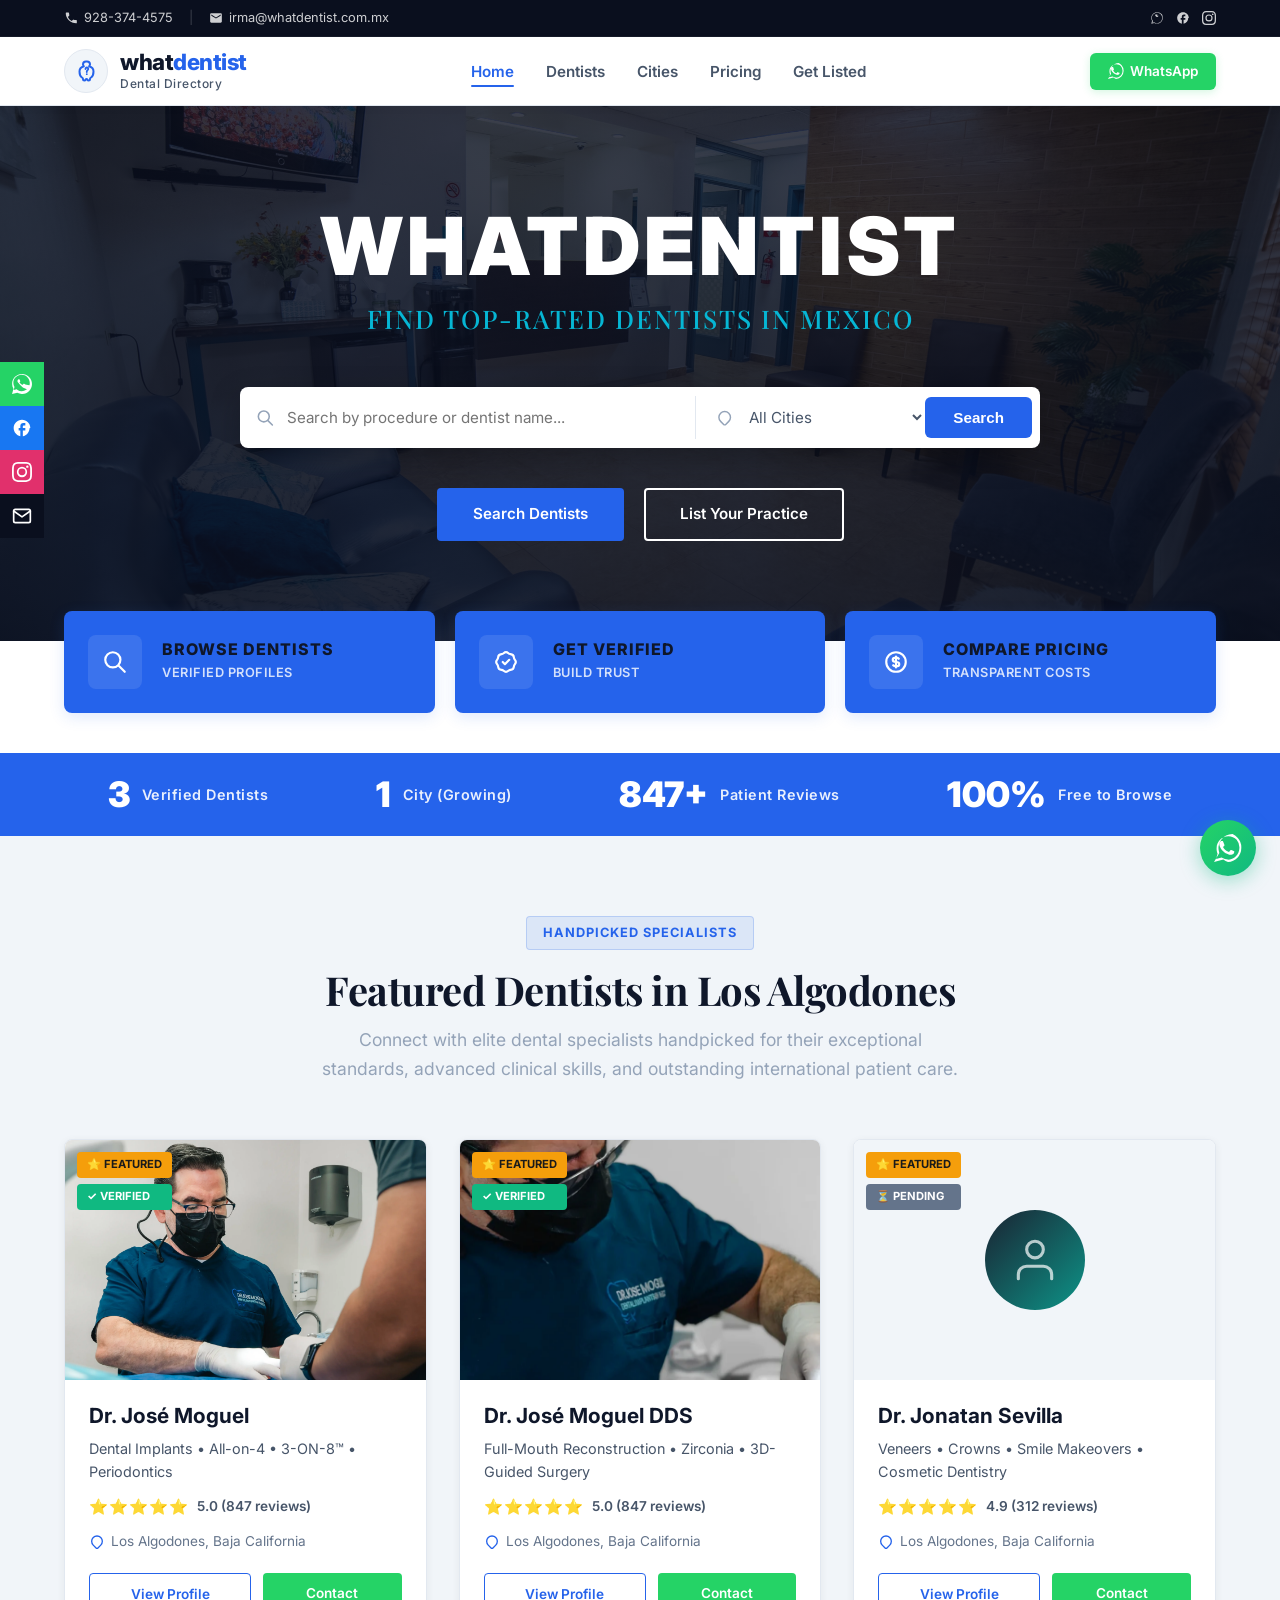
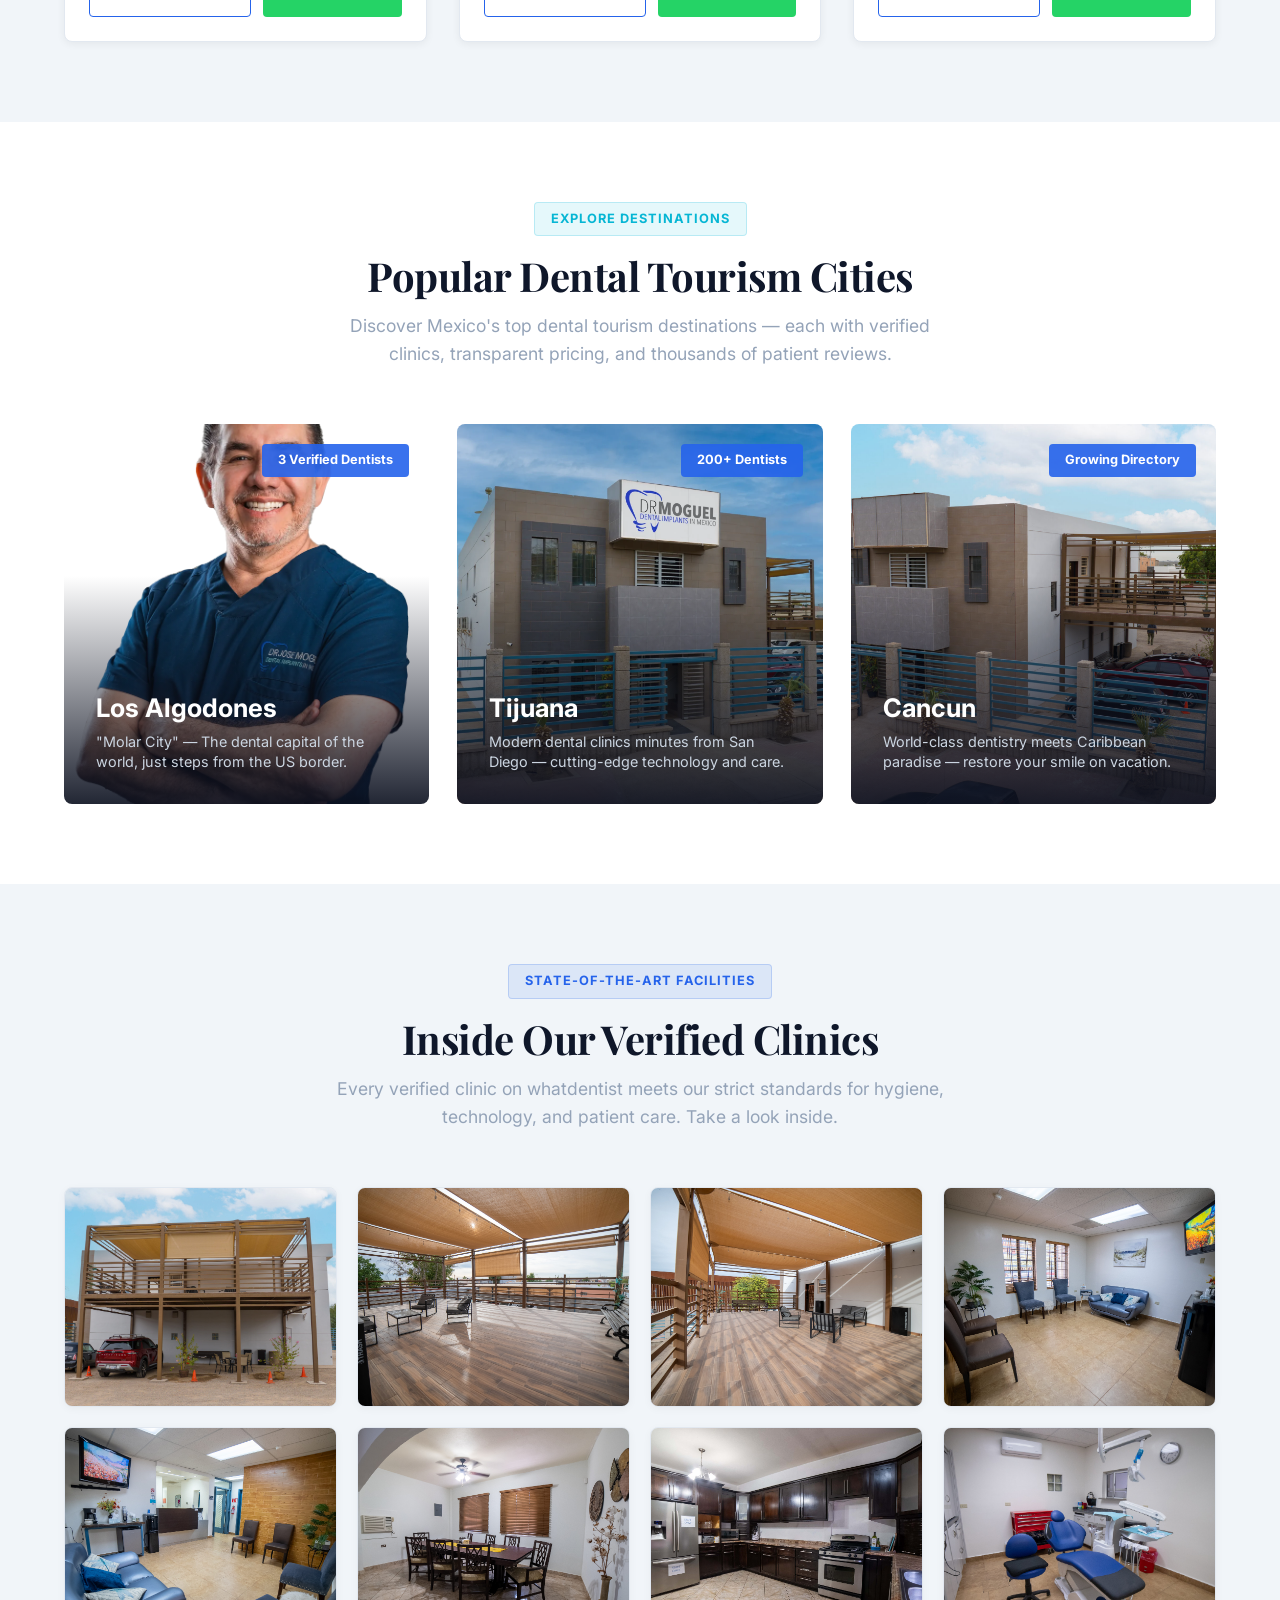
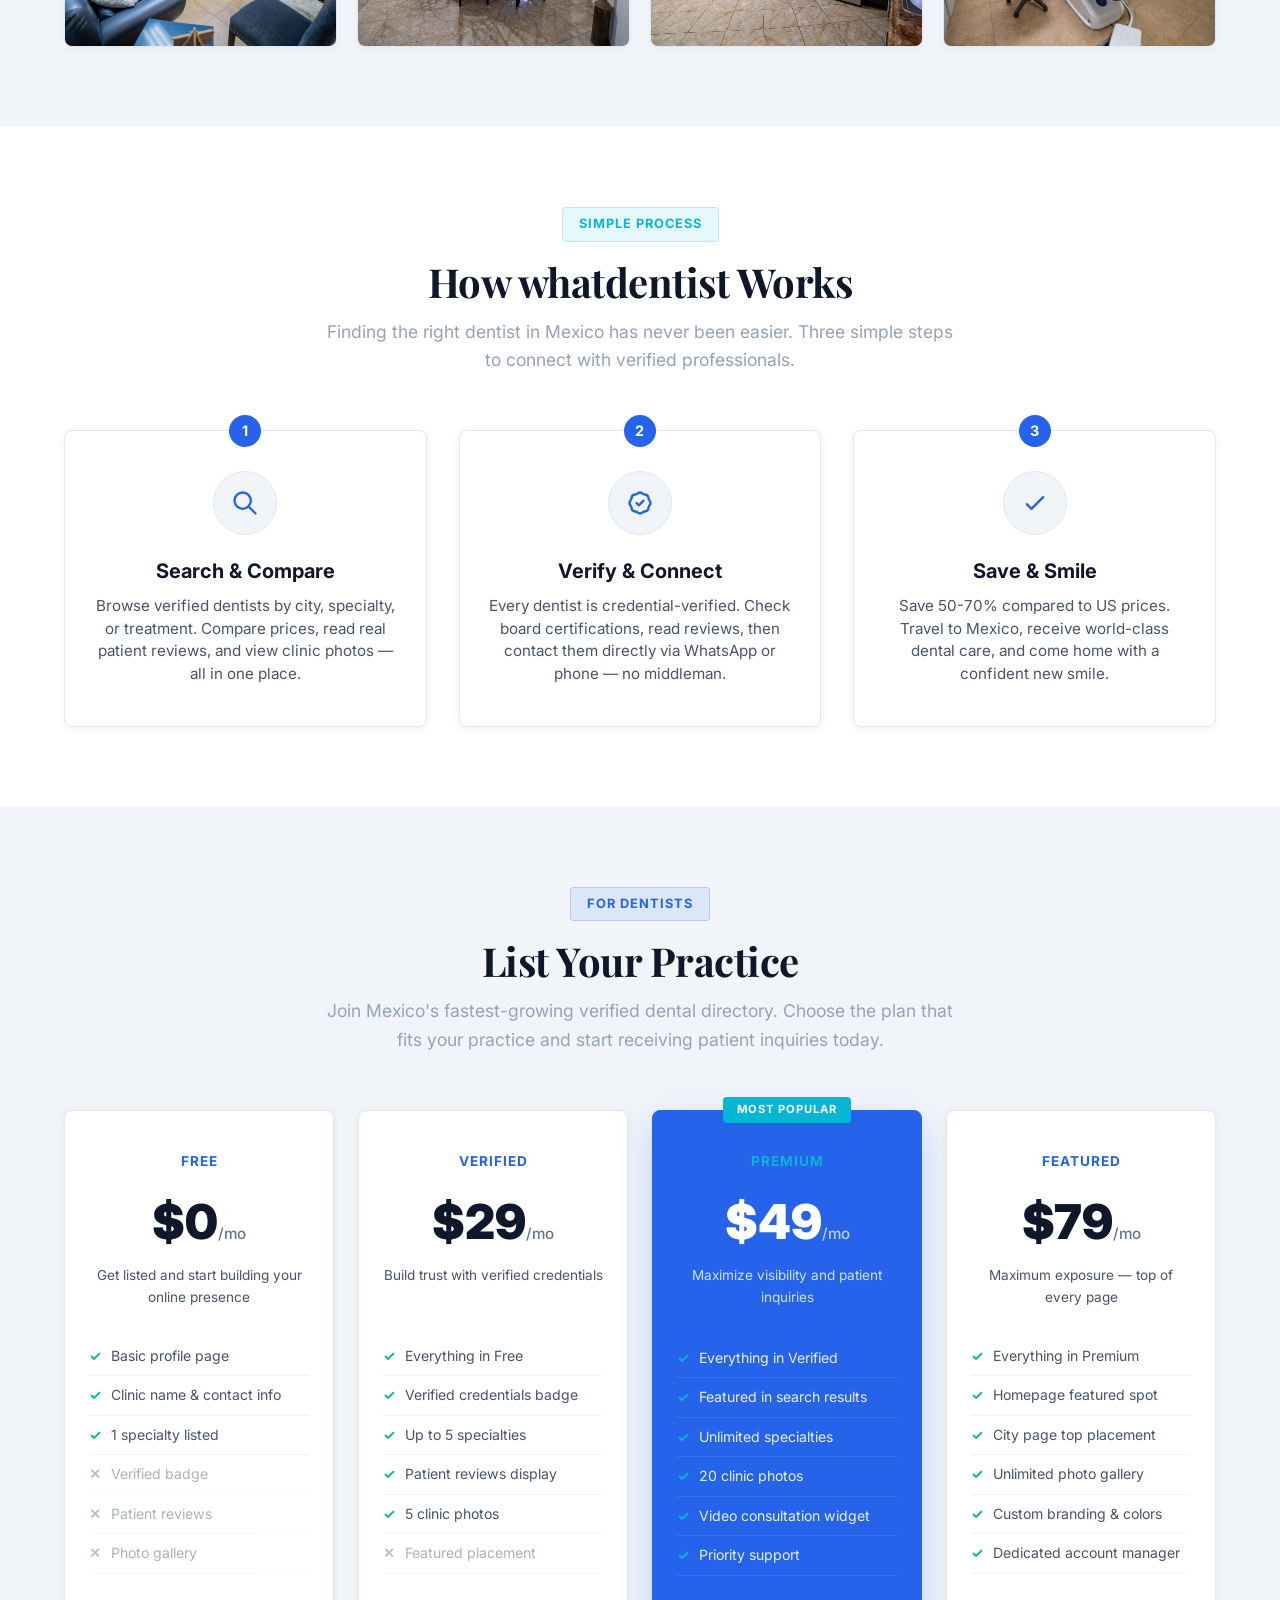
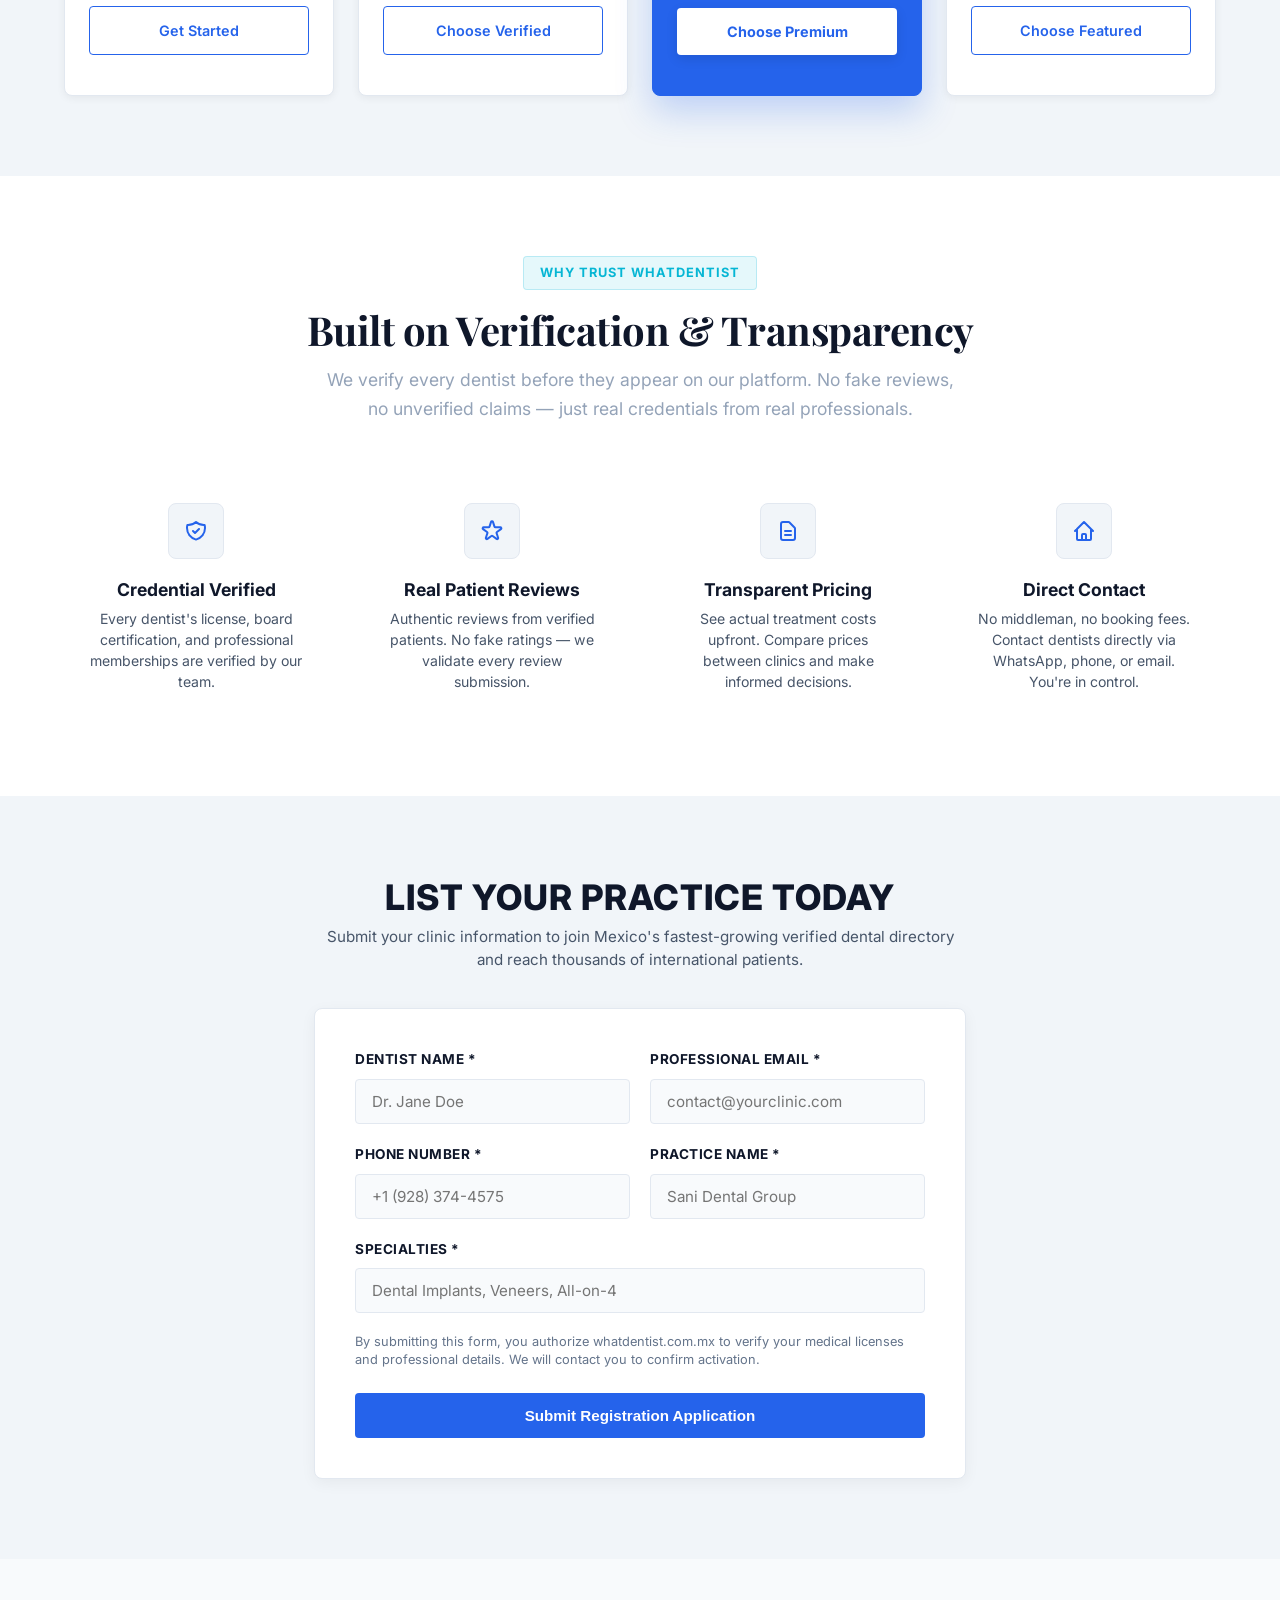
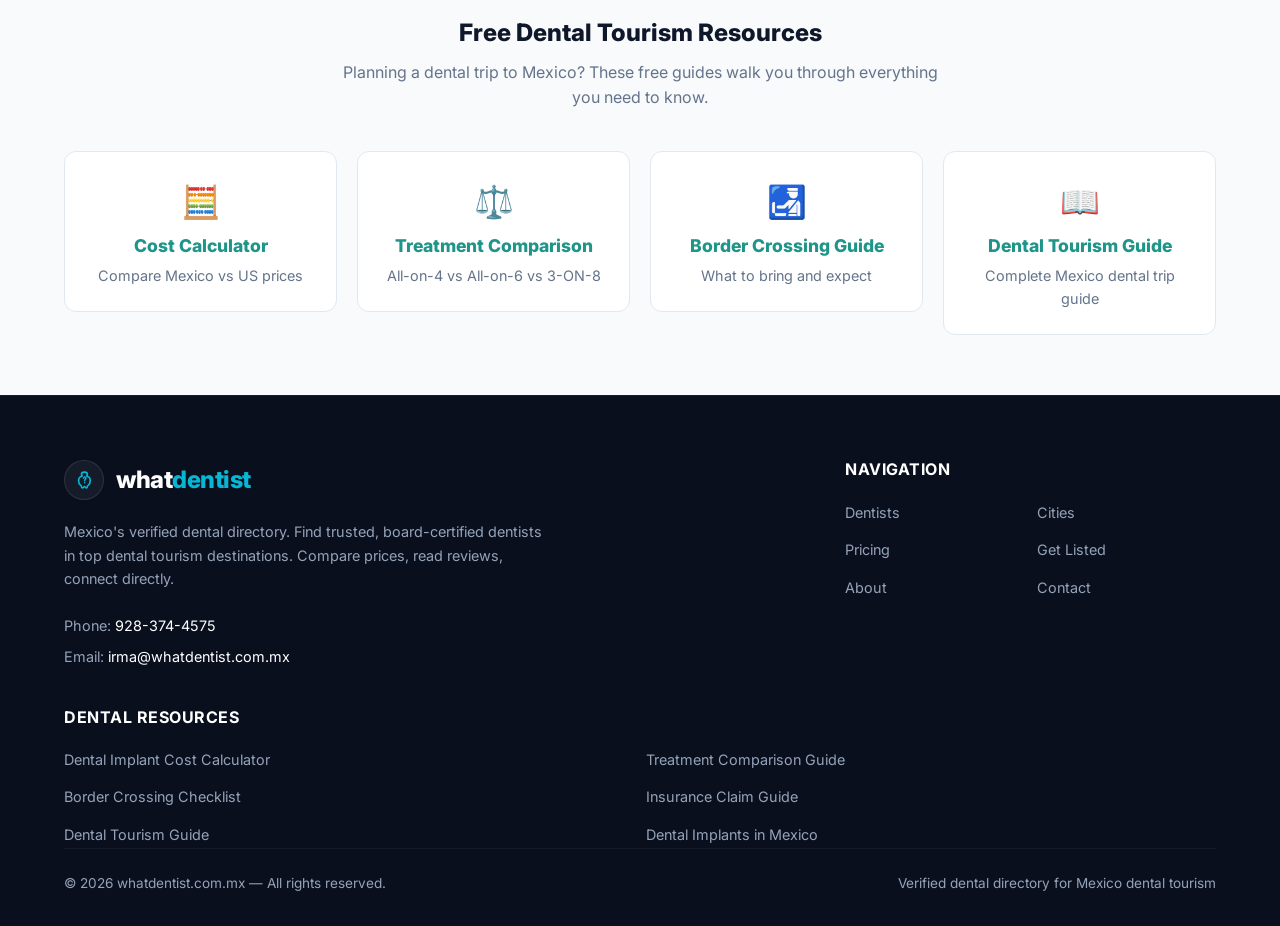
<file: index.html>
<!DOCTYPE html>
<html lang="en">
<head>
<!-- Google Analytics (GA4) -->
  <script async src="https://www.googletagmanager.com/gtag/js?id=G-CHQVD8TGW8"></script>
  <script>
    window.dataLayer = window.dataLayer || [];
    function gtag(){dataLayer.push(arguments);}
    gtag("js", new Date());
    gtag("config", "G-CHQVD8TGW8");
  </script>
  <meta charset="UTF-8">
  <meta name="viewport" content="width=device-width, initial-scale=1.0">
  <title>whatdentist — Find Top-Rated Dentists in Mexico | Verified Dental Directory</title>
  <meta name="description" content="Browse verified, board-certified dentists in Mexico's top dental tourism destinations. Compare prices, read reviews, and connect with trusted dentists in Los Algodones, Tijuana, Cancun, and more.">
  <meta name="keywords" content="dentist directory Mexico, dental tourism, verified dentists Mexico, Los Algodones dentist, find dentist Mexico">
  <link rel="canonical" href="https://whatdentist.com.mx/">
  <meta name="robots" content="index, follow">
  
  <meta property="og:title" content="whatdentist — Find Top-Rated Dentists in Mexico">
  <meta property="og:description" content="Browse verified, board-certified dentists in Mexico's top dental tourism destinations.">
  <meta property="og:type" content="website">
  <meta property="og:url" content="https://whatdentist.com.mx/">
  
  <link rel="preconnect" href="https://fonts.googleapis.com">
  <link rel="preconnect" href="https://fonts.gstatic.com" crossorigin>
  <link rel="stylesheet" href="/css/styles.css?v=20260726">
  
  <script type="application/ld+json">
  {
    "@context": "https://schema.org",
    "@type": "WebSite",
    "name": "whatdentist",
    "url": "https://whatdentist.com.mx",
    "description": "Verified dental directory for Mexico dental tourism",
    "potentialAction": {
      "@type": "SearchAction",
      "target": "https://whatdentist.com.mx/search?q={search_term_string}",
      "query-input": "required name=search_term_string"
    }
  }
  </script>
</head>
<body>

<!-- FIXED LEFT SOCIAL SIDEBAR -->
<div class="fixed-social-sidebar">
  <a href="https://wa.me/19283744575" class="social-item whatsapp" aria-label="WhatsApp" target="_blank">
    <svg xmlns="http://www.w3.org/2000/svg" viewBox="0 0 24 24" fill="currentColor">
      <path d="M.057 24l1.687-6.163c-1.041-1.804-1.588-3.849-1.587-5.946C.06 5.348 5.397.01 12.008.01c3.202.001 6.212 1.246 8.477 3.513 2.262 2.268 3.507 5.28 3.505 8.484-.004 6.657-5.34 11.997-11.953 11.997-2.005-.001-3.973-.5-5.739-1.453L0 24zm6.59-4.846c1.6.95 3.188 1.449 4.825 1.451 5.436 0 9.86-4.37 9.864-9.799.002-2.63-1.023-5.101-2.885-6.967C16.528 2.012 14.056.993 11.437.993c-5.41 0-9.821 4.382-9.824 9.813 0 1.71.474 3.374 1.375 4.814l-.993 3.627 3.731-.977z"/>
      <path d="M15.97 12.515c-.244-.122-1.44-.711-1.663-.794-.223-.083-.385-.122-.547.122-.163.244-.63.794-.772.956-.142.162-.284.183-.528.061-.244-.122-1.03-.38-1.962-1.21-.725-.568-1.214-1.27-1.356-1.514-.142-.244-.015-.376.107-.497.111-.11.244-.265.365-.397.122-.133.163-.224.244-.376.082-.153.04-.285-.02-.407-.06-.122-.548-1.32-.75-1.808-.198-.477-.397-.413-.547-.413-.142-.002-.304-.002-.466-.002-.162 0-.426.061-.649.284-.223.224-.852.834-.852 2.035 0 1.2 1.44 2.36 1.64 2.502.203.143 2.834 4.327 6.865 6.069.96.415 1.71.663 2.293.847.964.305 1.842.263 2.537.132.772-.143 2.376-.976 2.712-1.921.334-.945.334-1.758.233-1.92-.1-.163-.365-.245-.609-.367z"/>
    </svg>
  </a>
  <a href="https://facebook.com" class="social-item facebook" aria-label="Facebook" target="_blank">
    <svg xmlns="http://www.w3.org/2000/svg" viewBox="0 0 24 24" fill="currentColor">
      <path d="M22 12c0-5.52-4.48-10-10-10S2 6.48 2 12c0 4.84 3.44 8.87 8 9.8V15H8v-3h2V9.5C10 7.57 11.57 6 13.5 6H16v3h-2c-.55 0-1 .45-1 1v2h3v3h-3v6.95c4.56-.93 8-4.96 8-9.75z"/>
    </svg>
  </a>
  <a href="https://instagram.com" class="social-item instagram" aria-label="Instagram" target="_blank">
    <svg xmlns="http://www.w3.org/2000/svg" viewBox="0 0 24 24" fill="currentColor">
      <path d="M12 2.163c3.204 0 3.584.012 4.85.07 3.252.148 4.771 1.691 4.919 4.919.058 1.265.069 1.645.069 4.849 0 3.205-.012 3.584-.069 4.849-.149 3.225-1.664 4.771-4.919 4.919-1.266.058-1.644.07-4.85.07-3.204 0-3.584-.012-4.849-.07-3.26-.149-4.771-1.699-4.919-4.92-.058-1.265-.07-1.644-.07-4.849 0-3.204.013-3.583.07-4.849.149-3.227 1.664-4.771 4.919-4.919 1.266-.057 1.645-.069 4.849-.069zM12 0C8.741 0 8.333.014 7.053.072 2.695.272.273 2.69.073 7.051.014 8.333 0 8.741 0 12c0 3.259.014 3.668.072 4.948.2 4.358 2.618 6.78 6.98 6.98 1.281.058 1.689.072 4.948.072 3.259 0 3.668-.014 4.948-.072 4.354-.2 6.782-2.618 6.979-6.98.059-1.28.073-1.689.073-4.948 0-3.259-.014-3.667-.072-4.947-.196-4.354-2.617-6.78-6.979-6.98C15.668.014 15.259 0 12 0zm0 5.838a6.162 6.162 0 1 0 0 12.324 6.162 6.162 0 0 0 0-12.324zM12 16a4.162 4.162 0 1 1 0-8.324 4.162 4.162 0 0 1 0 8.324zm6.406-11.845a1.44 1.44 0 1 0 0 2.881 1.44 1.44 0 0 0 0-2.881z"/>
    </svg>
  </a>
  <a href="mailto:irma@whatdentist.com.mx" class="social-item email" aria-label="Email">
    <svg xmlns="http://www.w3.org/2000/svg" viewBox="0 0 24 24" fill="none" stroke="currentColor" stroke-width="2" stroke-linecap="round" stroke-linejoin="round">
      <path d="M4 4h16c1.1 0 2 .9 2 2v12c0 1.1-.9 2-2 2H4c-1.1 0-2-.9-2-2V6c0-1.1.9-2 2-2z"/>
      <polyline points="22,6 12,13 2,6"/>
    </svg>
  </a>
</div>

<!-- TOP UTILITY BAR -->
<div class="top-utility-bar">
  <div class="container top-utility-inner">
    <div class="utility-contact">
      <a href="tel:+19283744575">
        <svg xmlns="http://www.w3.org/2000/svg" viewBox="0 0 24 24" fill="currentColor">
          <path d="M20.01 15.38c-1.23 0-2.42-.2-3.53-.56a.977.977 0 0 0-1.01.24l-2.2 2.2c-2.83-1.44-5.15-4.24-6.59-7.09l2.2-2.2c.28-.27.36-.67.25-1.02C8.79 5.84 8.59 4.65 8.59 3.42c0-.55-.45-1-1-1H4.01c-.55 0-1 .45-1 1C3.01 13.48 11.13 21 21 21c.55 0 1-.45 1-1v-3.62c0-.55-.45-1-1-1z"/>
        </svg>
        928-374-4575
      </a>
      <span class="divider">|</span>
      <a href="mailto:irma@whatdentist.com.mx">
        <svg xmlns="http://www.w3.org/2000/svg" viewBox="0 0 24 24" fill="currentColor">
          <path d="M20 4H4c-1.1 0-1.99.9-1.99 2L2 18c0 1.1.9 2 2 2h16c1.1 0 2-.9 2-2V6c0-1.1-.9-2-2-2zm0 4l-8 5-8-5V6l8 5 8-5v2z"/>
        </svg>
        irma@whatdentist.com.mx
      </a>
    </div>
    <div class="utility-social">
      <a href="https://wa.me/19283744575" target="_blank" aria-label="WhatsApp">
        <svg xmlns="http://www.w3.org/2000/svg" viewBox="0 0 24 24" fill="currentColor"><path d="M12.012 2.25c-5.382 0-9.762 4.38-9.762 9.762 0 1.72.445 3.4 1.288 4.887L2.25 21.75l5.006-1.313c1.442.784 3.067 1.2 4.75 1.202 5.38 0 9.761-4.38 9.761-9.763 0-2.6-.102-5.047-1.96-6.91a9.704 9.704 0 0 0-6.835-2.716zm0 .937c2.35 0 4.56.91 6.224 2.576s2.576 3.873 2.576 6.223c0 4.86-3.955 8.825-8.8 8.825a8.775 8.775 0 0 1-4.498-1.241l-.323-.191-2.977.781.795-2.9-.21-.334A8.776 8.776 0 0 1 3.19 12.012c0-4.86 3.956-8.825 8.822-8.825zm3.55 5.518c-.198-.1-.7-.34-.81-.38-.11-.04-.19-.06-.27.06-.08.12-.31.38-.38.46-.07.08-.14.1-.24.05-.1-.05-.415-.152-.79-.487-.292-.26-.49-.582-.547-.682-.057-.1-.006-.154.044-.204.045-.045.1-.116.15-.174s.067-.1.1-.167c.033-.067.017-.125-.008-.175s-.27-.65-.37-.893c-.097-.236-.197-.204-.27-.204H9.55c-.08 0-.212.03-.323.147-.11.117-.423.414-.423 1.01 0 .596.433 1.173.493 1.253s.853 1.3 2.067 1.826c.29.125.515.2.691.257.29.092.555.08.764.046.233-.035.714-.292.814-.575.1-.283.1-.525.07-.575s-.11-.084-.308-.134z"/></svg>
      </a>
      <a href="https://facebook.com" target="_blank" aria-label="Facebook">
        <svg xmlns="http://www.w3.org/2000/svg" viewBox="0 0 24 24" fill="currentColor"><path d="M22 12c0-5.52-4.48-10-10-10S2 6.48 2 12c0 4.84 3.44 8.87 8 9.8V15H8v-3h2V9.5C10 7.57 11.57 6 13.5 6H16v3h-2c-.55 0-1 .45-1 1v2h3v3h-3v6.95c4.56-.93 8-4.96 8-9.75z"/></svg>
      </a>
      <a href="https://instagram.com" target="_blank" aria-label="Instagram">
        <svg xmlns="http://www.w3.org/2000/svg" viewBox="0 0 24 24" fill="currentColor"><path d="M12 2.163c3.204 0 3.584.012 4.85.07 3.252.148 4.771 1.691 4.919 4.919.058 1.265.069 1.645.069 4.849 0 3.205-.012 3.584-.069 4.849-.149 3.225-1.664 4.771-4.919 4.919-1.266.058-1.644.07-4.85.07-3.204 0-3.584-.012-4.849-.07-3.26-.149-4.771-1.699-4.919-4.92-.058-1.265-.07-1.644-.07-4.849 0-3.204.013-3.583.07-4.849.149-3.227 1.664-4.771 4.919-4.919 1.266-.057 1.645-.069 4.849-.069zM12 0C8.741 0 8.333.014 7.053.072 2.695.272.273 2.69.073 7.051.014 8.333 0 8.741 0 12c0 3.259.014 3.668.072 4.948.2 4.358 2.618 6.78 6.98 6.98 1.281.058 1.689.072 4.948.072 3.259 0 3.668-.014 4.948-.072 4.354-.2 6.782-2.618 6.979-6.98.059-1.28.073-1.689.073-4.948 0-3.259-.014-3.667-.072-4.947-.196-4.354-2.617-6.78-6.979-6.98C15.668.014 15.259 0 12 0zm0 5.838a6.162 6.162 0 1 0 0 12.324 6.162 6.162 0 0 0 0-12.324zM12 16a4.162 4.162 0 1 1 0-8.324 4.162 4.162 0 0 1 0 8.324zm6.406-11.845a1.44 1.44 0 1 0 0 2.881 1.44 1.44 0 0 0 0-2.881z"/></svg>
      </a>
    </div>
  </div>
</div>

<!-- STICKY HEADER -->
<header class="sticky-header">
  <div class="container header-inner">
    <a href="/" class="logo-link">
      <div class="logo-icon-container">
        <svg class="logo-icon-svg" viewBox="0 0 24 24" fill="none" xmlns="http://www.w3.org/2000/svg">
          <path d="M12 2.5C10.3 2.5 9 3.8 9 5.5C9 6.2 9.4 6.8 9.9 7.2C7.5 7.9 5.5 9.8 5.5 12.5C5.5 15.5 6.5 17.5 8 18.5C8.8 19 9 19.5 9 20C9 20.8 9.7 21.5 10.5 21.5C11 21.5 11.4 21.1 11.6 20.7C11.8 20.3 12.1 20 12.5 20C12.9 20 13.2 20.3 13.4 20.7C13.6 21.1 14 21.5 14.5 21.5C15.3 21.5 16 20.8 16 20C16 19.5 16.2 19 17 18.5C18.5 17.5 19.5 15.5 19.5 12.5C19.5 9.8 17.5 7.9 15.1 7.2C15.6 6.8 16 6.2 16 5.5C16 3.8 14.7 2.5 13 2.5H12Z" stroke="currentColor" stroke-width="2" stroke-linejoin="round" fill="none"/>
          <path d="M11.5 10C11.5 9.2 12.1 8.5 12.9 8.5C13.7 8.5 14.3 9.2 14.3 10C14.3 10.7 13.8 11.1 13.4 11.4C13 11.7 12.8 12.1 12.8 12.5V13" stroke="currentColor" stroke-width="1.8" stroke-linecap="round"/>
          <circle cx="12.8" cy="15.2" r="0.9" fill="currentColor"/>
        </svg>
      </div>
      <div class="logo-text-wrapper">
        <span class="logo">what<span>dentist</span></span>
        <span class="logo-subtitle">Dental Directory</span>
      </div>
    </a>
    
    <nav id="main-nav">
      <ul>
        <li><a href="/" class="active">Home</a></li>
        <li><a href="#dentists">Dentists</a></li>
        <li><a href="#cities">Cities</a></li>
        <li><a href="/pricing">Pricing</a></li>
        <li><a href="/get-listed">Get Listed</a></li>
      </ul>
    </nav>
    
    <div class="header-actions">
      <a href="https://wa.me/19283744575" class="btn btn-whatsapp-header" target="_blank">
        <svg xmlns="http://www.w3.org/2000/svg" width="16" height="16" fill="currentColor" viewBox="0 0 16 16">
          <path d="M13.601 2.326A7.85 7.85 0 0 0 10.64 0H10.64a8.04 8.04 0 0 0-7.6 10.8L0 16l5.34-1.4A8 8 0 0 0 8 16h.01a8 8 0 0 0 7.59-8 8 8 0 0 0-2-5.674M8 14.5a6.7 6.7 0 0 1-3.41-.93l-.24-.14-3.13.82.84-3.05-.16-.25A6.73 6.73 0 0 1 1.5 8c0-3.71 3.01-6.7 6.7-6.7 1.785-.01 3.47.678 4.73 1.95A6.7 6.7 0 0 1 14.5 8c0 3.71-3 6.7-6.7 6.7m3.605-4.857c-.22-.11-1.3-.64-1.5-.714-.2-.074-.35-.11-.5.115-.15.225-.58.714-.71.86-.13.15-.26.17-.48.06-.213-.11-.9-.33-1.718-1.03-.637-.57-1.07-1.27-1.19-1.485-.12-.22-.01-.34.1-.45.1-.1.22-.24.33-.36.11-.12.15-.2.22-.33.07-.13.03-.25-.02-.36-.05-.11-.5-1.2-.68-1.68-.18-.46-.37-.4-.5-.4-.12-.007-.26-.01-.4-.01-.14 0-.37.05-.56.25-.19.2-.73.71-.73 1.74s.74 2.03.84 2.17c.1.14 1.46 2.23 3.54 3.13.5.21.88.34 1.18.44.5.16.96.14 1.32.08.4-.06 1.3-.53 1.48-1.04.19-.51.19-.95.13-1.04-.06-.11-.2-.17-.42-.28"/>
        </svg>
        WhatsApp
      </a>
      <button class="mobile-menu-btn" id="mobile-toggle" aria-label="Toggle navigation">☰</button>
    </div>
  </div>
</header>

<!-- HERO SECTION -->
<section class="hero-realtor">
  <div class="container hero-content">
    <h1 class="hero-title">WHATDENTIST</h1>
    <p class="hero-subtitle">FIND TOP-RATED DENTISTS IN MEXICO</p>
    
    <!-- Prominent Search Bar (with searchInput and cityFilter) -->
    <div class="search-container-realtor">
      <div class="search-bar-realtor">
        <div class="search-input-wrapper">
          <svg class="search-icon" xmlns="http://www.w3.org/2000/svg" fill="none" viewBox="0 0 24 24" stroke="currentColor">
            <path stroke-linecap="round" stroke-linejoin="round" stroke-width="2" d="M21 21l-6-6m2-5a7 7 0 11-14 0 7 7 0 0114 0z" />
          </svg>
          <input type="text" id="searchInput" placeholder="Search by procedure or dentist name...">
        </div>
        <div class="search-select-wrapper">
          <svg class="search-icon" xmlns="http://www.w3.org/2000/svg" fill="none" viewBox="0 0 24 24" stroke="currentColor">
            <path stroke-linecap="round" stroke-linejoin="round" stroke-width="2" d="M17.657 16.657L13.414 20.9a1.998 1.998 0 01-2.827 0l-4.244-4.243a8 8 0 1111.314 0z" />
          </svg>
          <select id="cityFilter" aria-label="Select City">
            <option value="">All Cities</option>
            <option value="los algodones">Los Algodones</option>
            <option value="tijuana">Tijuana</option>
            <option value="cancun">Cancun</option>
          </select>
        </div>
        <button type="button" class="btn-search-realtor" onclick="filterDentists()">Search</button>
      </div>
    </div>
    
    <!-- Hero CTA Buttons -->
    <div class="hero-ctas">
      <a href="#dentists" class="btn btn-hero-search">Search Dentists</a>
      <a href="/get-listed" class="btn btn-hero-list">List Your Practice</a>
    </div>
  </div>
</section>

<!-- THREE FEATURE PANELS -->
<section class="feature-panels-section">
  <div class="container feature-panels-inner">
    <a href="#dentists" class="feature-panel">
      <div class="panel-icon">
        <svg xmlns="http://www.w3.org/2000/svg" fill="none" viewBox="0 0 24 24" stroke="currentColor">
          <path stroke-linecap="round" stroke-linejoin="round" stroke-width="2" d="M21 21l-6-6m2-5a7 7 0 11-14 0 7 7 0 0114 0z" />
        </svg>
      </div>
      <div class="panel-info">
        <h3>BROWSE DENTISTS</h3>
        <p>VERIFIED PROFILES</p>
      </div>
    </a>
    <a href="/get-listed" class="feature-panel">
      <div class="panel-icon">
        <svg xmlns="http://www.w3.org/2000/svg" fill="none" viewBox="0 0 24 24" stroke="currentColor">
          <path stroke-linecap="round" stroke-linejoin="round" stroke-width="2" d="M9 12l2 2 4-4M7.835 4.697a3.42 3.42 0 001.946-.806 3.42 3.42 0 014.438 0 3.42 3.42 0 001.946.806 3.42 3.42 0 013.138 3.138 3.42 3.42 0 00.806 1.946 3.42 3.42 0 010 4.438 3.42 3.42 0 00-.806 1.946 3.42 3.42 0 01-3.138 3.138 3.42 3.42 0 00-1.946.806 3.42 3.42 0 01-4.438 0 3.42 3.42 0 00-1.946-.806 3.42 3.42 0 01-3.138-3.138 3.42 3.42 0 00-.806-1.946 3.42 3.42 0 010-4.438 3.42 3.42 0 00.806-1.946 3.42 3.42 0 013.138-3.138z" />
        </svg>
      </div>
      <div class="panel-info">
        <h3>GET VERIFIED</h3>
        <p>BUILD TRUST</p>
      </div>
    </a>
    <a href="/pricing" class="feature-panel">
      <div class="panel-icon">
        <svg xmlns="http://www.w3.org/2000/svg" fill="none" viewBox="0 0 24 24" stroke="currentColor">
          <path stroke-linecap="round" stroke-linejoin="round" stroke-width="2" d="M12 8c-1.657 0-3 .895-3 2s1.343 2 3 2 3 .895 3 2-1.343 2-3 2m0-8c1.11 0 2.08.402 2.599 1M12 8V7m0 1v8m0 0v1m0-1c-1.11 0-2.08-.402-2.599-1M21 12a9 9 0 11-18 0 9 9 0 0118 0z" />
        </svg>
      </div>
      <div class="panel-info">
        <h3>COMPARE PRICING</h3>
        <p>TRANSPARENT COSTS</p>
      </div>
    </a>
  </div>
</section>

<!-- STATS BAR -->
<div class="stats-bar-realtor">
  <div class="container stats-bar-inner">
    <div class="stat-realtor-item">
      <span class="stat-value">3</span>
      <span class="stat-name">Verified Dentists</span>
    </div>
    <div class="stat-realtor-item">
      <span class="stat-value">1</span>
      <span class="stat-name">City (Growing)</span>
    </div>
    <div class="stat-realtor-item">
      <span class="stat-value">847+</span>
      <span class="stat-name">Patient Reviews</span>
    </div>
    <div class="stat-realtor-item">
      <span class="stat-value">100%</span>
      <span class="stat-name">Free to Browse</span>
    </div>
  </div>
</div>

<!-- FEATURED DENTISTS -->
<section id="dentists" class="bg-light">
  <div class="container">
    <div class="section-title">
      <span class="section-badge badge-blue">Handpicked Specialists</span>
      <h2>Featured Dentists in Los Algodones</h2>
    </div>
    <p class="section-subtitle">Connect with elite dental specialists handpicked for their exceptional standards, advanced clinical skills, and outstanding international patient care.</p>
    
    <div class="dentist-grid">
      <!-- Dr. Moguel -->
      <div class="dentist-card">
        <div class="card-img-wrapper">
          <img src="/images/60c736226_DR-MOGUEL-dental-implants-mexico-scaled.webp" alt="Dr. José Moguel — Dental Implant Specialist in Los Algodones, Mexico">
          <div class="badge-container">
            <span class="badge badge-featured">⭐ Featured</span>
            <span class="badge badge-verified">✓ Verified</span>
          </div>
        </div>
        <div class="card-content">
          <h3>Dr. José Moguel</h3>
          <p class="specialty dentist-specialty">Dental Implants • All-on-4 • 3-ON-8™ • Periodontics</p>
          <div class="rating-container">
            <div class="rating-stars">⭐⭐⭐⭐⭐</div>
            <span class="rating-text">5.0 (847 reviews)</span>
          </div>
          <p class="city dentist-location">
            <svg xmlns="http://www.w3.org/2000/svg" fill="none" viewBox="0 0 24 24" stroke="currentColor">
              <path stroke-linecap="round" stroke-linejoin="round" stroke-width="2" d="M17.657 16.657L13.414 20.9a1.998 1.998 0 01-2.827 0l-4.244-4.243a8 8 0 1111.314 0z" />
            </svg>
            Los Algodones, Baja California
          </p>
          <div class="card-actions">
            <a href="https://dentalimplantsinmexico.info" class="btn btn-view-profile">View Profile</a>
            <a href="https://wa.me/19283744575" class="btn btn-whatsapp-card" target="_blank">Contact</a>
          </div>
        </div>
      </div>
      
      <!-- Dr. Moguel Second Photo -->
      <div class="dentist-card">
        <div class="card-img-wrapper">
          <img src="/images/drmoguel.webp" alt="Dr. José Moguel — Full-Arch Dental Implant Surgeon in Mexico">
          <div class="badge-container">
            <span class="badge badge-featured">⭐ Featured</span>
            <span class="badge badge-verified">✓ Verified</span>
          </div>
        </div>
        <div class="card-content">
          <h3>Dr. José Moguel DDS</h3>
          <p class="specialty dentist-specialty">Full-Mouth Reconstruction • Zirconia • 3D-Guided Surgery</p>
          <div class="rating-container">
            <div class="rating-stars">⭐⭐⭐⭐⭐</div>
            <span class="rating-text">5.0 (847 reviews)</span>
          </div>
          <p class="city dentist-location">
            <svg xmlns="http://www.w3.org/2000/svg" fill="none" viewBox="0 0 24 24" stroke="currentColor">
              <path stroke-linecap="round" stroke-linejoin="round" stroke-width="2" d="M17.657 16.657L13.414 20.9a1.998 1.998 0 01-2.827 0l-4.244-4.243a8 8 0 1111.314 0z" />
            </svg>
            Los Algodones, Baja California
          </p>
          <div class="card-actions">
            <a href="https://dentalimplantsinmexico.info" class="btn btn-view-profile">View Profile</a>
            <a href="https://wa.me/19283744575" class="btn btn-whatsapp-card" target="_blank">Contact</a>
          </div>
        </div>
      </div>
      
      <!-- Dr. Sevilla -->
      <div class="dentist-card">
        <div class="card-img-wrapper" style="background-color: #F1F5F9; display: flex; align-items: center; justify-content: center;">
          <div class="card-avatar-placeholder" style="background: linear-gradient(135deg, #1A2332, #0D9488); display: flex; align-items: center; justify-content: center; width: 100px; height: 100px; border-radius: 50%;">
            <svg width="50" height="50" viewBox="0 0 24 24" fill="none" stroke="rgba(255,255,255,0.7)" stroke-width="1.5" stroke-linecap="round" stroke-linejoin="round">
              <path d="M20 21v-2a4 4 0 0 0-4-4H8a4 4 0 0 0-4 4v2"/>
              <circle cx="12" cy="7" r="4"/>
            </svg>
          </div>
          <div class="badge-container">
            <span class="badge badge-featured">⭐ Featured</span>
            <span class="badge badge-pending">⏳ Pending</span>
          </div>
        </div>
        <div class="card-content">
          <h3>Dr. Jonatan Sevilla</h3>
          <p class="specialty dentist-specialty">Veneers • Crowns • Smile Makeovers • Cosmetic Dentistry</p>
          <div class="rating-container">
            <div class="rating-stars">⭐⭐⭐⭐⭐</div>
            <span class="rating-text">4.9 (312 reviews)</span>
          </div>
          <p class="city dentist-location">
            <svg xmlns="http://www.w3.org/2000/svg" fill="none" viewBox="0 0 24 24" stroke="currentColor">
              <path stroke-linecap="round" stroke-linejoin="round" stroke-width="2" d="M17.657 16.657L13.414 20.9a1.998 1.998 0 01-2.827 0l-4.244-4.243a8 8 0 1111.314 0z" />
            </svg>
            Los Algodones, Baja California
          </p>
          <div class="card-actions">
            <a href="/dentist/dr-jonatan-sevilla" class="btn btn-view-profile">View Profile</a>
            <a href="https://wa.me/19283744575" class="btn btn-whatsapp-card" target="_blank">Contact</a>
          </div>
        </div>
      </div>
    </div>
  </div>
</section>

<!-- POPULAR CITIES -->
<section id="cities" class="bg-white">
  <div class="container">
    <div class="section-title">
      <span class="section-badge badge-accent">Explore Destinations</span>
      <h2>Popular Dental Tourism Cities</h2>
    </div>
    <p class="section-subtitle">Discover Mexico's top dental tourism destinations — each with verified clinics, transparent pricing, and thousands of patient reviews.</p>
    
    <div class="city-grid">
      <a href="/los-algodones" class="city-card">
        <img src="/images/7483864c6_Dr-Jose-Moguel-Dental-Implant-Expertise-in-Mexico-los-algodones.webp" alt="Los Algodones dental tourism — Molar City Mexico">
        <span class="city-badge">3 Verified Dentists</span>
        <div class="city-overlay">
          <h3>Los Algodones</h3>
          <p>"Molar City" — The dental capital of the world, just steps from the US border.</p>
        </div>
      </a>
      <a href="/tijuana" class="city-card">
        <img src="/images/1-scaled.webp" alt="Tijuana dental implants and cosmetic dentistry">
        <span class="city-badge">200+ Dentists</span>
        <div class="city-overlay">
          <h3>Tijuana</h3>
          <p>Modern dental clinics minutes from San Diego — cutting-edge technology and care.</p>
        </div>
      </a>
      <a href="/cancun" class="city-card">
        <img src="/images/2-scaled.jpg" alt="Cancun dental tourism — beachfront dental clinics">
        <span class="city-badge">Growing Directory</span>
        <div class="city-overlay">
          <h3>Cancun</h3>
          <p>World-class dentistry meets Caribbean paradise — restore your smile on vacation.</p>
        </div>
      </a>
    </div>
  </div>
</section>

<!-- CLINIC SHOWCASE -->
<section class="bg-light">
  <div class="container">
    <div class="section-title">
      <span class="section-badge badge-blue">State-of-the-Art Facilities</span>
      <h2>Inside Our Verified Clinics</h2>
    </div>
    <p class="section-subtitle">Every verified clinic on whatdentist meets our strict standards for hygiene, technology, and patient care. Take a look inside.</p>
    
    <div class="clinic-grid-realtor">
      <div class="clinic-img-wrapper"><img src="/images/3-scaled.jpg" alt="Modern dental clinic in Los Algodones Mexico"></div>
      <div class="clinic-img-wrapper"><img src="/images/4-scaled.jpg" alt="Dental surgery room in Mexico dental clinic"></div>
      <div class="clinic-img-wrapper"><img src="/images/5-scaled.jpg" alt="Dental implant equipment in Los Algodones"></div>
      <div class="clinic-img-wrapper"><img src="/images/6-scaled.jpg" alt="Modern dental chair in Mexico dental clinic"></div>
      <div class="clinic-img-wrapper"><img src="/images/7-scaled.jpg" alt="Dental clinic reception area in Mexico"></div>
      <div class="clinic-img-wrapper"><img src="/images/8-scaled.jpg" alt="Dental treatment room in Los Algodones"></div>
      <div class="clinic-img-wrapper"><img src="/images/9-scaled.jpg" alt="Advanced dental technology in Mexico clinic"></div>
      <div class="clinic-img-wrapper"><img src="/images/10-scaled.jpg" alt="Dental laboratory in Los Algodones Mexico"></div>
    </div>
  </div>
</section>

<!-- HOW IT WORKS -->
<section class="bg-white">
  <div class="container">
    <div class="section-title">
      <span class="section-badge badge-accent">Simple Process</span>
      <h2>How whatdentist Works</h2>
    </div>
    <p class="section-subtitle">Finding the right dentist in Mexico has never been easier. Three simple steps to connect with verified professionals.</p>
    
    <div class="steps-grid-realtor">
      <div class="step-card-realtor">
        <div class="step-number-realtor">1</div>
        <div class="step-icon-realtor">
          <svg xmlns="http://www.w3.org/2000/svg" fill="none" viewBox="0 0 24 24" stroke="currentColor">
            <path stroke-linecap="round" stroke-linejoin="round" stroke-width="2" d="M21 21l-6-6m2-5a7 7 0 11-14 0 7 7 0 0114 0z" />
          </svg>
        </div>
        <h3>Search & Compare</h3>
        <p>Browse verified dentists by city, specialty, or treatment. Compare prices, read real patient reviews, and view clinic photos — all in one place.</p>
      </div>
      
      <div class="step-card-realtor">
        <div class="step-number-realtor">2</div>
        <div class="step-icon-realtor">
          <svg xmlns="http://www.w3.org/2000/svg" fill="none" viewBox="0 0 24 24" stroke="currentColor">
            <path stroke-linecap="round" stroke-linejoin="round" stroke-width="2" d="M9 12l2 2 4-4M7.835 4.697a3.42 3.42 0 001.946-.806 3.42 3.42 0 014.438 0 3.42 3.42 0 001.946.806 3.42 3.42 0 013.138 3.138 3.42 3.42 0 00.806 1.946 3.42 3.42 0 010 4.438 3.42 3.42 0 00-.806 1.946 3.42 3.42 0 01-3.138 3.138 3.42 3.42 0 00-1.946.806 3.42 3.42 0 01-4.438 0 3.42 3.42 0 00-1.946-.806 3.42 3.42 0 01-3.138-3.138 3.42 3.42 0 00-.806-1.946 3.42 3.42 0 010-4.438 3.42 3.42 0 00.806-1.946 3.42 3.42 0 013.138-3.138z" />
          </svg>
        </div>
        <h3>Verify & Connect</h3>
        <p>Every dentist is credential-verified. Check board certifications, read reviews, then contact them directly via WhatsApp or phone — no middleman.</p>
      </div>
      
      <div class="step-card-realtor">
        <div class="step-number-realtor">3</div>
        <div class="step-icon-realtor">
          <svg xmlns="http://www.w3.org/2000/svg" fill="none" viewBox="0 0 24 24" stroke="currentColor">
            <path stroke-linecap="round" stroke-linejoin="round" stroke-width="2" d="M5 13l4 4L19 7" />
          </svg>
        </div>
        <h3>Save & Smile</h3>
        <p>Save 50-70% compared to US prices. Travel to Mexico, receive world-class dental care, and come home with a confident new smile.</p>
      </div>
    </div>
  </div>
</section>

<!-- PRICING SECTION -->
<section id="pricing" class="bg-light">
  <div class="container">
    <div class="section-title">
      <span class="section-badge badge-blue">For Dentists</span>
      <h2>List Your Practice</h2>
    </div>
    <p class="section-subtitle">Join Mexico's fastest-growing verified dental directory. Choose the plan that fits your practice and start receiving patient inquiries today.</p>
    
    <div class="pricing-grid-realtor">
      <div class="pricing-card-realtor">
        <div class="pricing-tier-realtor">Free</div>
        <div class="pricing-price-realtor">$0<span>/mo</span></div>
        <div class="pricing-desc-realtor">Get listed and start building your online presence</div>
        <ul class="pricing-features-realtor">
          <li>Basic profile page</li>
          <li>Clinic name & contact info</li>
          <li>1 specialty listed</li>
          <li class="disabled">Verified badge</li>
          <li class="disabled">Patient reviews</li>
          <li class="disabled">Photo gallery</li>
        </ul>
        <a href="/get-listed" class="btn btn-pricing-outline">Get Started</a>
      </div>
      
      <div class="pricing-card-realtor">
        <div class="pricing-tier-realtor">Verified</div>
        <div class="pricing-price-realtor">$29<span>/mo</span></div>
        <div class="pricing-desc-realtor">Build trust with verified credentials</div>
        <ul class="pricing-features-realtor">
          <li>Everything in Free</li>
          <li>Verified credentials badge</li>
          <li>Up to 5 specialties</li>
          <li>Patient reviews display</li>
          <li>5 clinic photos</li>
          <li class="disabled">Featured placement</li>
        </ul>
        <a href="/get-listed" class="btn btn-pricing-outline">Choose Verified</a>
      </div>
      
      <div class="pricing-card-realtor featured">
        <div class="pricing-tier-realtor">Premium</div>
        <div class="pricing-price-realtor">$49<span>/mo</span></div>
        <div class="pricing-desc-realtor">Maximize visibility and patient inquiries</div>
        <ul class="pricing-features-realtor">
          <li>Everything in Verified</li>
          <li>Featured in search results</li>
          <li>Unlimited specialties</li>
          <li>20 clinic photos</li>
          <li>Video consultation widget</li>
          <li>Priority support</li>
        </ul>
        <a href="/get-listed" class="btn btn-pricing-solid">Choose Premium</a>
      </div>
      
      <div class="pricing-card-realtor">
        <div class="pricing-tier-realtor">Featured</div>
        <div class="pricing-price-realtor">$79<span>/mo</span></div>
        <div class="pricing-desc-realtor">Maximum exposure — top of every page</div>
        <ul class="pricing-features-realtor">
          <li>Everything in Premium</li>
          <li>Homepage featured spot</li>
          <li>City page top placement</li>
          <li>Unlimited photo gallery</li>
          <li>Custom branding & colors</li>
          <li>Dedicated account manager</li>
        </ul>
        <a href="/get-listed" class="btn btn-pricing-outline">Choose Featured</a>
      </div>
    </div>
  </div>
</section>

<!-- TRUST SECTION -->
<section class="bg-white">
  <div class="container">
    <div class="section-title">
      <span class="section-badge badge-accent">Why Trust whatdentist</span>
      <h2>Built on Verification & Transparency</h2>
    </div>
    <p class="section-subtitle">We verify every dentist before they appear on our platform. No fake reviews, no unverified claims — just real credentials from real professionals.</p>
    
    <div class="trust-grid-realtor">
      <div class="trust-item-realtor">
        <div class="trust-icon-realtor">
          <svg xmlns="http://www.w3.org/2000/svg" fill="none" viewBox="0 0 24 24" stroke="currentColor">
            <path stroke-linecap="round" stroke-linejoin="round" stroke-width="2" d="M9 12l2 2 4-4m5.618-4.016A11.955 11.955 0 0112 2.944a11.955 11.955 0 01-8.618 3.04A12.02 12.02 0 003 9c0 5.591 3.824 10.29 9 11.622 5.176-1.332 9-6.03 9-11.622 0-1.042-.133-2.052-.382-3.016z" />
          </svg>
        </div>
        <h3>Credential Verified</h3>
        <p>Every dentist's license, board certification, and professional memberships are verified by our team.</p>
      </div>
      
      <div class="trust-item-realtor">
        <div class="trust-icon-realtor">
          <svg xmlns="http://www.w3.org/2000/svg" fill="none" viewBox="0 0 24 24" stroke="currentColor">
            <path stroke-linecap="round" stroke-linejoin="round" stroke-width="2" d="M11.049 2.927c.3-.921 1.603-.921 1.902 0l1.519 4.674a1 1 0 00.95.69h4.915c.969 0 1.371 1.24.588 1.81l-3.976 2.888a1 1 0 00-.363 1.118l1.518 4.674c.3.922-.755 1.688-1.538 1.118l-3.976-2.888a1 1 0 00-1.176 0l-3.976 2.888c-.783.57-1.838-.197-1.538-1.118l1.518-4.674a1 1 0 00-.363-1.118l-3.976-2.888c-.784-.57-.38-1.81.588-1.81h4.914a1 1 0 00.951-.69l1.519-4.674z" />
          </svg>
        </div>
        <h3>Real Patient Reviews</h3>
        <p>Authentic reviews from verified patients. No fake ratings — we validate every review submission.</p>
      </div>
      
      <div class="trust-item-realtor">
        <div class="trust-icon-realtor">
          <svg xmlns="http://www.w3.org/2000/svg" fill="none" viewBox="0 0 24 24" stroke="currentColor">
            <path stroke-linecap="round" stroke-linejoin="round" stroke-width="2" d="M9 12h6m-6 4h6m2 5H7a2 2 0 01-2-2V5a2 2 0 012-2h5.586a1 1 0 01.707.293l5.414 5.414a1 1 0 01.293.707V19a2 2 0 01-2 2z" />
          </svg>
        </div>
        <h3>Transparent Pricing</h3>
        <p>See actual treatment costs upfront. Compare prices between clinics and make informed decisions.</p>
      </div>
      
      <div class="trust-item-realtor">
        <div class="trust-icon-realtor">
          <svg xmlns="http://www.w3.org/2000/svg" fill="none" viewBox="0 0 24 24" stroke="currentColor">
            <path stroke-linecap="round" stroke-linejoin="round" stroke-width="2" d="M3 12l2-2m0 0l7-7 7 7M5 10v10a1 1 0 001 1h3m10-11l2 2m-2-2v10a1 1 0 01-1 1h-3m-6 0a1 1 0 001-1v-4a1 1 0 011-1h2a1 1 0 011 1v4a1 1 0 001 1m-6 0h6" />
          </svg>
        </div>
        <h3>Direct Contact</h3>
        <p>No middleman, no booking fees. Contact dentists directly via WhatsApp, phone, or email. You're in control.</p>
      </div>
    </div>
  </div>
</section>

<!-- CONTACT/GET LISTED FORM -->
<section id="get-listed" class="bg-light">
  <div class="container contact-container-realtor">
    <div class="contact-header-realtor">
      <h2>LIST YOUR PRACTICE TODAY</h2>
      <p>Submit your clinic information to join Mexico's fastest-growing verified dental directory and reach thousands of international patients.</p>
    </div>
    
    <form action="https://lyra-52971c5e.base44.app/functions/captureLead" method="POST" class="contact-form-realtor">
      <!-- Hidden Fields -->
      <input type="hidden" name="sourceWebsite" value="whatdentist.com.mx">
      <input type="hidden" name="formType" value="dentist_registration">
      
      <div class="form-row-realtor">
        <div class="form-group-realtor">
          <label for="form-name">Dentist Name *</label>
          <input type="text" id="form-name" name="name" placeholder="Dr. Jane Doe" required>
        </div>
        <div class="form-group-realtor">
          <label for="form-email">Professional Email *</label>
          <input type="email" id="form-email" name="email" placeholder="contact@yourclinic.com" required>
        </div>
      </div>
      
      <div class="form-row-realtor">
        <div class="form-group-realtor">
          <label for="form-phone">Phone Number *</label>
          <input type="tel" id="form-phone" name="phone" placeholder="+1 (928) 374-4575" required>
        </div>
        <div class="form-group-realtor">
          <label for="form-clinicName">Practice Name *</label>
          <input type="text" id="form-clinicName" name="clinicName" placeholder="Sani Dental Group" required>
        </div>
      </div>
      
      <div class="form-row-realtor">
        <div class="form-group-realtor full-width">
          <label for="form-specialties">Specialties *</label>
          <input type="text" id="form-specialties" name="specialties" placeholder="Dental Implants, Veneers, All-on-4" required>
        </div>
      </div>
      
      <div class="form-terms">
        <p>By submitting this form, you authorize whatdentist.com.mx to verify your medical licenses and professional details. We will contact you to confirm activation.</p>
      </div>
      
      <button type="submit" class="btn-submit-realtor">Submit Registration Application</button>
    </form>
  </div>
</section>

<!-- FOOTER -->

<!-- Dental Tourism Resources -->
<section style="padding: 60px 0; background: #f8fafc;">
  <div class="container">
    <h2 style="text-align: center; margin-bottom: 12px;">Free Dental Tourism Resources</h2>
    <p style="text-align: center; margin-bottom: 40px; color: #64748b; max-width: 600px; margin-left: auto; margin-right: auto;">Planning a dental trip to Mexico? These free guides walk you through everything you need to know.</p>
    <div style="display: grid; grid-template-columns: repeat(auto-fit, minmax(220px, 1fr)); gap: 20px;">
      <a href="https://dentalimplantsinmexico.info/cost-calculator" rel="noopener" style="text-decoration: none;">
        <div style="padding: 24px; background: white; border-radius: 12px; border: 1px solid #e2e8f0; text-align: center;">
          <div style="font-size: 2rem; margin-bottom: 8px;">🧮</div>
          <h3 style="font-size: 1.1rem; color: #1F9589; margin: 0 0 8px 0;">Cost Calculator</h3>
          <p style="font-size: 0.9rem; color: #64748b; margin: 0;">Compare Mexico vs US prices</p>
        </div>
      </a>
      <a href="https://dentalimplantsinmexico.info/treatment-comparison" rel="noopener" style="text-decoration: none;">
        <div style="padding: 24px; background: white; border-radius: 12px; border: 1px solid #e2e8f0; text-align: center;">
          <div style="font-size: 2rem; margin-bottom: 8px;">⚖️</div>
          <h3 style="font-size: 1.1rem; color: #1F9589; margin: 0 0 8px 0;">Treatment Comparison</h3>
          <p style="font-size: 0.9rem; color: #64748b; margin: 0;">All-on-4 vs All-on-6 vs 3-ON-8</p>
        </div>
      </a>
      <a href="https://dentalimplantsinmexico.info/border-crossing-checklist" rel="noopener" style="text-decoration: none;">
        <div style="padding: 24px; background: white; border-radius: 12px; border: 1px solid #e2e8f0; text-align: center;">
          <div style="font-size: 2rem; margin-bottom: 8px;">🛃</div>
          <h3 style="font-size: 1.1rem; color: #1F9589; margin: 0 0 8px 0;">Border Crossing Guide</h3>
          <p style="font-size: 0.9rem; color: #64748b; margin: 0;">What to bring and expect</p>
        </div>
      </a>
      <a href="https://dentalimplantsinmexico.info/dental-tourism" rel="noopener" style="text-decoration: none;">
        <div style="padding: 24px; background: white; border-radius: 12px; border: 1px solid #e2e8f0; text-align: center;">
          <div style="font-size: 2rem; margin-bottom: 8px;">📖</div>
          <h3 style="font-size: 1.1rem; color: #1F9589; margin: 0 0 8px 0;">Dental Tourism Guide</h3>
          <p style="font-size: 0.9rem; color: #64748b; margin: 0;">Complete Mexico dental trip guide</p>
        </div>
      </a>
    </div>
  </div>
</section>

<footer class="footer-realtor">
  <div class="container footer-inner-realtor">
    <div class="footer-grid-realtor">
      <div class="footer-brand-realtor">
        <a href="/" class="footer-logo-link">
          <div class="logo-icon-container-footer">
            <svg class="logo-icon-svg-footer" viewBox="0 0 24 24" fill="none" xmlns="http://www.w3.org/2000/svg">
              <path d="M12 2.5C10.3 2.5 9 3.8 9 5.5C9 6.2 9.4 6.8 9.9 7.2C7.5 7.9 5.5 9.8 5.5 12.5C5.5 15.5 6.5 17.5 8 18.5C8.8 19 9 19.5 9 20C9 20.8 9.7 21.5 10.5 21.5C11 21.5 11.4 21.1 11.6 20.7C11.8 20.3 12.1 20 12.5 20C12.9 20 13.2 20.3 13.4 20.7C13.6 21.1 14 21.5 14.5 21.5C15.3 21.5 16 20.8 16 20C16 19.5 16.2 19 17 18.5C18.5 17.5 19.5 15.5 19.5 12.5C19.5 9.8 17.5 7.9 15.1 7.2C15.6 6.8 16 6.2 16 5.5C16 3.8 14.7 2.5 13 2.5H12Z" stroke="currentColor" stroke-width="2" stroke-linejoin="round" fill="none"/>
              <path d="M11.5 10C11.5 9.2 12.1 8.5 12.9 8.5C13.7 8.5 14.3 9.2 14.3 10C14.3 10.7 13.8 11.1 13.4 11.4C13 11.7 12.8 12.1 12.8 12.5V13" stroke="currentColor" stroke-width="1.8" stroke-linecap="round"/>
              <circle cx="12.8" cy="15.2" r="0.9" fill="currentColor"/>
            </svg>
          </div>
          <span class="logo">what<span>dentist</span></span>
        </a>
        <p class="footer-desc">Mexico's verified dental directory. Find trusted, board-certified dentists in top dental tourism destinations. Compare prices, read reviews, connect directly.</p>
        <div class="footer-contact-realtor">
          <p>Phone: <a href="tel:+19283744575">928-374-4575</a></p>
          <p>Email: <a href="mailto:irma@whatdentist.com.mx">irma@whatdentist.com.mx</a></p>
        </div>
      </div>
      
      <div class="footer-nav-realtor">
        <h4>Navigation</h4>
        <ul>
          <li><a href="#dentists">Dentists</a></li>
          <li><a href="#cities">Cities</a></li>
          <li><a href="/pricing">Pricing</a></li>
          <li><a href="/get-listed">Get Listed</a></li>
          <li><a href="/about">About</a></li>
          <li><a href="/contact">Contact</a></li>
        </ul>
      </div>
    </div>
    
          <div class="footer-nav-realtor">
        <h4>Dental Resources</h4>
        <ul>
          <li><a href="https://dentalimplantsinmexico.info/cost-calculator" rel="noopener">Dental Implant Cost Calculator</a></li>
          <li><a href="https://dentalimplantsinmexico.info/treatment-comparison" rel="noopener">Treatment Comparison Guide</a></li>
          <li><a href="https://dentalimplantsinmexico.info/border-crossing-checklist" rel="noopener">Border Crossing Checklist</a></li>
          <li><a href="https://dentalimplantsinmexico.info/insurance-claim-guide" rel="noopener">Insurance Claim Guide</a></li>
          <li><a href="https://dentalimplantsinmexico.info/dental-tourism" rel="noopener">Dental Tourism Guide</a></li>
          <li><a href="https://dentalimplantsinmexico.info" rel="noopener">Dental Implants in Mexico</a></li>
        </ul>
      </div>
    
    <div class="footer-bottom-realtor">
      <p>&copy; 2026 whatdentist.com.mx — All rights reserved.</p>
      <p>Verified dental directory for Mexico dental tourism</p>
    </div>
  </div>
</footer>

<!-- WhatsApp Float -->
<a href="https://wa.me/19283744575" class="whatsapp-float" aria-label="Chat on WhatsApp">
  <svg xmlns="http://www.w3.org/2000/svg" viewBox="0 0 16 16" fill="currentColor">
    <path d="M13.601 2.326A7.85 7.85 0 0 0 10.64 0H10.64a8.04 8.04 0 0 0-7.6 10.8L0 16l5.34-1.4A8 8 0 0 0 8 16h.01a8 8 0 0 0 7.59-8 8 8 0 0 0-2-5.674M8 14.5a6.7 6.7 0 0 1-3.41-.93l-.24-.14-3.13.82.84-3.05-.16-.25A6.73 6.73 0 0 1 1.5 8c0-3.71 3.01-6.7 6.7-6.7.01 0 .01 0 .02 0 1.785-.01 3.47.678 4.73 1.95A6.7 6.7 0 0 1 14.5 8c0 3.71-3 6.7-6.7 6.7m3.605-4.857c-.22-.11-1.3-.64-1.5-.714-.2-.074-.35-.11-.5.115-.15.225-.58.714-.71.86-.13.15-.26.17-.48.06-.213-.11-.9-.33-1.718-1.03-.637-.57-1.07-1.27-1.19-1.485-.12-.22-.01-.34.1-.45.1-.1.22-.24.33-.36.11-.12.15-.2.22-.33.07-.13.03-.25-.02-.36-.05-.11-.5-1.2-.68-1.68-.18-.46-.37-.4-.5-.4-.12-.007-.26-.01-.4-.01-.14 0-.37.05-.56.25-.19.2-.73.71-.73 1.74s.74 2.03.84 2.17c.1.14 1.46 2.23 3.54 3.13.5.21.88.34 1.18.44.5.16.96.14 1.32.08.4-.06 1.3-.53 1.48-1.04.19-.51.19-.95.13-1.04-.06-.11-.2-.17-.42-.28"/>
  </svg>
</a>

<!-- JAVASCRIPT FUNCTIONS -->
<script>
function filterDentists() {
  const query = document.getElementById('searchInput').value.toLowerCase().trim();
  const city = document.getElementById('cityFilter').value.toLowerCase().trim();
  const cards = document.querySelectorAll('.dentist-card');
  let found = false;
  
  cards.forEach(card => {
    const name = (card.querySelector('h3')?.textContent || '').toLowerCase();
    const specialty = (card.querySelector('.dentist-specialty')?.textContent || '').toLowerCase();
    const location = (card.querySelector('.dentist-location')?.textContent || '').toLowerCase();
    const text = name + ' ' + specialty + ' ' + location;
    
    const matchesQuery = !query || text.includes(query);
    const matchesCity = !city || location.includes(city);
    
    if (matchesQuery && matchesCity) {
      card.style.display = '';
      found = true;
    } else {
      card.style.display = 'none';
    }
  });
  
  // Scroll to results
  if (query || city) {
    document.querySelector('.dentist-grid')?.scrollIntoView({ behavior: 'smooth', block: 'start' });
  }
}

// Trigger search on Enter key
document.getElementById('searchInput')?.addEventListener('keypress', function(e) {
  if (e.key === 'Enter') filterDentists();
});

// Mobile Menu Toggle
const mobileToggle = document.getElementById('mobile-toggle');
const mainNav = document.getElementById('main-nav');

if (mobileToggle && mainNav) {
  mobileToggle.addEventListener('click', () => {
    mainNav.classList.toggle('open');
  });
  
  // Close menu when clicking a link
  mainNav.querySelectorAll('a').forEach(link => {
    link.addEventListener('click', () => {
      mainNav.classList.remove('open');
    });
  });
}
</script>

</body>
</html>
</file>
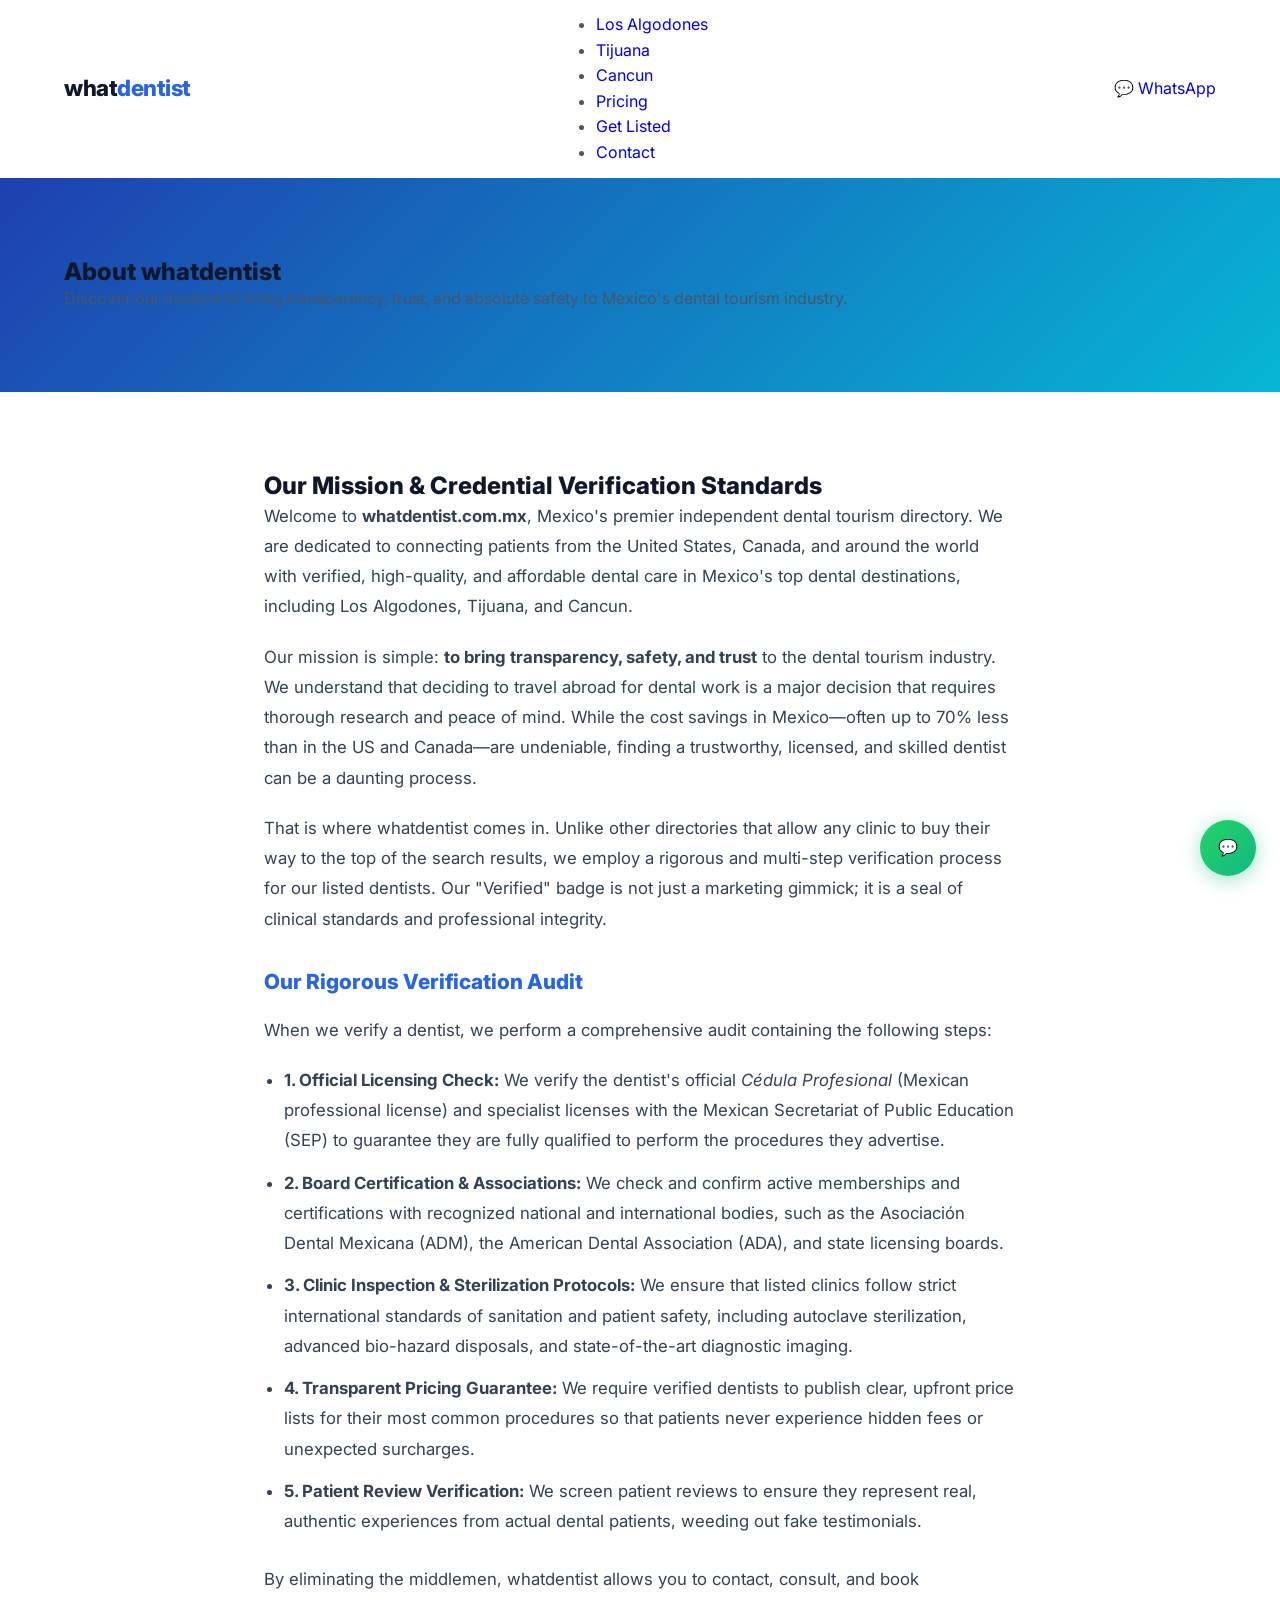
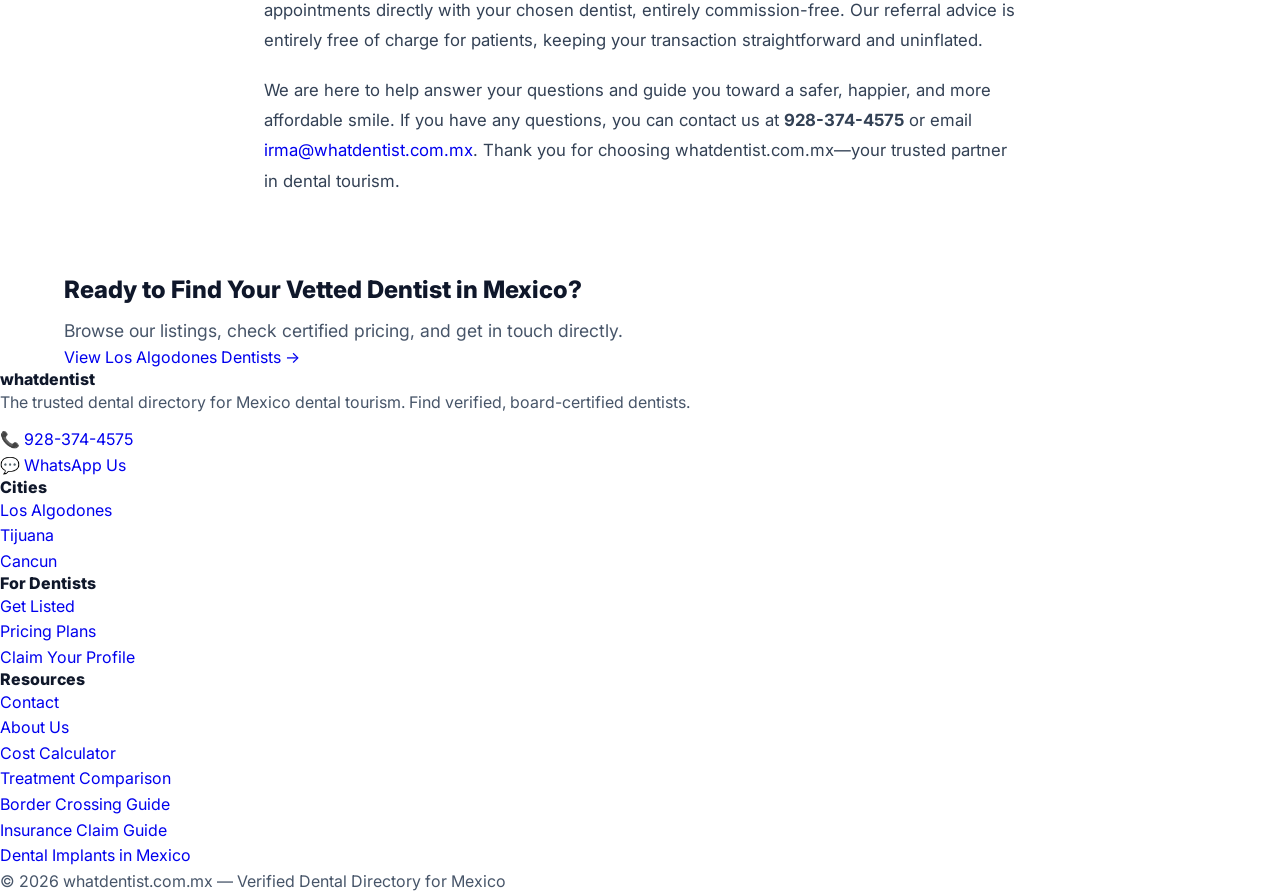
<file: about.html>
<!DOCTYPE html>
<html lang="en">
<head>
<!-- Google Analytics (GA4) -->
  <script async src="https://www.googletagmanager.com/gtag/js?id=G-CHQVD8TGW8"></script>
  <script>
    window.dataLayer = window.dataLayer || [];
    function gtag(){dataLayer.push(arguments);}
    gtag("js", new Date());
    gtag("config", "G-CHQVD8TGW8");
  </script>
  <meta charset="UTF-8">
  <meta name="viewport" content="width=device-width, initial-scale=1.0">
  <title>About whatdentist.com.mx | Verified Dental Directory Mexico</title>
  <meta name="description" content="Learn more about whatdentist.com.mx. Discover our mission of transparency and our rigorous professional audit process for verifying dentists in Mexico.">
  <link rel="canonical" href="https://whatdentist.com.mx/about">
  <meta name="robots" content="index, follow">
  
  <meta property="og:title" content="About whatdentist.com.mx | Verified Dental Directory Mexico">
  <meta property="og:description" content="Learn more about whatdentist.com.mx. Discover our mission of transparency and our rigorous professional audit process for verifying dentists in Mexico.">
  <meta property="og:type" content="website">
  <meta property="og:url" content="https://whatdentist.com.mx/about">
  
  <link rel="stylesheet" href="/css/styles.css">
  
</head>
<body>
<header><div class="header-inner"><a href="/" class="logo">what<span>dentist</span></a><nav><ul><li><a href="/los-algodones">Los Algodones</a></li><li><a href="/tijuana">Tijuana</a></li><li><a href="/cancun">Cancun</a></li><li><a href="/pricing">Pricing</a></li><li><a href="/get-listed">Get Listed</a></li><li><a href="/contact">Contact</a></li></ul></nav><a href="https://wa.me/19283744575" class="btn btn-green">💬 WhatsApp</a><button class="mobile-menu-btn">☰</button></div></header>
<section class="hero" style="background: linear-gradient(135deg, #1e40af 0%, #06b6d4 100%);">
  <div class="container">
    <h1>About whatdentist</h1>
    <p>Discover our mission to bring transparency, trust, and absolute safety to Mexico's dental tourism industry.</p>
  </div>
</section>

<section>
  <div class="container" style="max-width: 800px;">
    <h2>Our Mission & Credential Verification Standards</h2>
    <div style="font-size: 1.05rem; color: #334155; line-height: 1.8; display: flex; flex-direction: column; gap: 20px;">
      <p>
        Welcome to <strong>whatdentist.com.mx</strong>, Mexico's premier independent dental tourism directory. We are dedicated to connecting patients from the United States, Canada, and around the world with verified, high-quality, and affordable dental care in Mexico's top dental destinations, including Los Algodones, Tijuana, and Cancun.
      </p>
      <p>
        Our mission is simple: <strong>to bring transparency, safety, and trust</strong> to the dental tourism industry. We understand that deciding to travel abroad for dental work is a major decision that requires thorough research and peace of mind. While the cost savings in Mexico—often up to 70% less than in the US and Canada—are undeniable, finding a trustworthy, licensed, and skilled dentist can be a daunting process.
      </p>
      <p>
        That is where whatdentist comes in. Unlike other directories that allow any clinic to buy their way to the top of the search results, we employ a rigorous and multi-step verification process for our listed dentists. Our "Verified" badge is not just a marketing gimmick; it is a seal of clinical standards and professional integrity.
      </p>
      
      <h3 style="color: var(--primary); margin-top: 16px; font-size: 1.3rem;">Our Rigorous Verification Audit</h3>
      <p>When we verify a dentist, we perform a comprehensive audit containing the following steps:</p>
      <ul style="padding-left: 20px; display: flex; flex-direction: column; gap: 12px; margin-bottom: 8px;">
        <li>
          <strong>1. Official Licensing Check:</strong> We verify the dentist's official <em>Cédula Profesional</em> (Mexican professional license) and specialist licenses with the Mexican Secretariat of Public Education (SEP) to guarantee they are fully qualified to perform the procedures they advertise.
        </li>
        <li>
          <strong>2. Board Certification & Associations:</strong> We check and confirm active memberships and certifications with recognized national and international bodies, such as the Asociación Dental Mexicana (ADM), the American Dental Association (ADA), and state licensing boards.
        </li>
        <li>
          <strong>3. Clinic Inspection & Sterilization Protocols:</strong> We ensure that listed clinics follow strict international standards of sanitation and patient safety, including autoclave sterilization, advanced bio-hazard disposals, and state-of-the-art diagnostic imaging.
        </li>
        <li>
          <strong>4. Transparent Pricing Guarantee:</strong> We require verified dentists to publish clear, upfront price lists for their most common procedures so that patients never experience hidden fees or unexpected surcharges.
        </li>
        <li>
          <strong>5. Patient Review Verification:</strong> We screen patient reviews to ensure they represent real, authentic experiences from actual dental patients, weeding out fake testimonials.
        </li>
      </ul>

      <p>
        By eliminating the middlemen, whatdentist allows you to contact, consult, and book appointments directly with your chosen dentist, entirely commission-free. Our referral advice is entirely free of charge for patients, keeping your transaction straightforward and uninflated.
      </p>
      <p>
        We are here to help answer your questions and guide you toward a safer, happier, and more affordable smile. If you have any questions, you can contact us at <strong>928-374-4575</strong> or email <a href="mailto:irma@whatdentist.com.mx">irma@whatdentist.com.mx</a>. Thank you for choosing whatdentist.com.mx—your trusted partner in dental tourism.
      </p>
    </div>
  </div>
</section>

<div class="cta-bar">
  <div class="container">
    <h2>Ready to Find Your Vetted Dentist in Mexico?</h2>
    <p style="margin-top: 12px; font-size: 1.1rem;">Browse our listings, check certified pricing, and get in touch directly.</p>
    <a href="/los-algodones" class="btn btn-green">View Los Algodones Dentists →</a>
  </div>
</div>
<footer>
  <div class="footer-grid">
    <div>
      <h4>whatdentist</h4>
      <p>The trusted dental directory for Mexico dental tourism. Find verified, board-certified dentists.</p>
      <p style="margin-top: 12px;">📞 <a href="tel:+19283744575">928-374-4575</a></p>
      <p>💬 <a href="https://wa.me/19283744575">WhatsApp Us</a></p>
    </div>
    <div>
      <h4>Cities</h4>
      <ul>
        <li><a href="/los-algodones">Los Algodones</a></li>
        <li><a href="/tijuana">Tijuana</a></li>
        <li><a href="/cancun">Cancun</a></li>
      </ul>
    </div>
    <div>
      <h4>For Dentists</h4>
      <ul>
        <li><a href="/get-listed">Get Listed</a></li>
        <li><a href="/pricing">Pricing Plans</a></li>
        <li><a href="/claim-profile">Claim Your Profile</a></li>
      </ul>
    </div>
    <div>
      <h4>Resources</h4>
      <ul>
        <li><a href="/contact">Contact</a></li>
        <li><a href="/about">About Us</a></li>
        <li><a href="https://dentalimplantsinmexico.info/cost-calculator" rel="noopener">Cost Calculator</a></li>
        <li><a href="https://dentalimplantsinmexico.info/treatment-comparison" rel="noopener">Treatment Comparison</a></li>
        <li><a href="https://dentalimplantsinmexico.info/border-crossing-checklist" rel="noopener">Border Crossing Guide</a></li>
        <li><a href="https://dentalimplantsinmexico.info/insurance-claim-guide" rel="noopener">Insurance Claim Guide</a></li>
        <li><a href="https://dentalimplantsinmexico.info" rel="noopener">Dental Implants in Mexico</a></li>
      </ul>
    </div>
  </div>
  <div class="footer-bottom">
    <p>&copy; 2026 whatdentist.com.mx — Verified Dental Directory for Mexico</p>
  </div>
</footer>

<a href="https://wa.me/19283744575" class="whatsapp-float" title="Chat on WhatsApp">💬</a>

<script>
  // Mobile menu toggle script for responsiveness
  document.querySelector('.mobile-menu-btn').addEventListener('click', function() {
    const navUl = document.querySelector('nav ul');
    if (navUl.style.display === 'flex') {
      navUl.style.display = 'none';
    } else {
      navUl.style.display = 'flex';
      navUl.style.flexDirection = 'column';
      navUl.style.position = 'absolute';
      navUl.style.top = '70px';
      navUl.style.left = '0';
      navUl.style.width = '100%';
      navUl.style.background = '#ffffff';
      navUl.style.padding = '20px';
      navUl.style.boxShadow = '0 4px 6px rgba(0,0,0,0.1)';
      navUl.style.borderBottom = '2px solid var(--primary)';
      navUl.style.zIndex = '999';
    }
  });
</script>
</file>
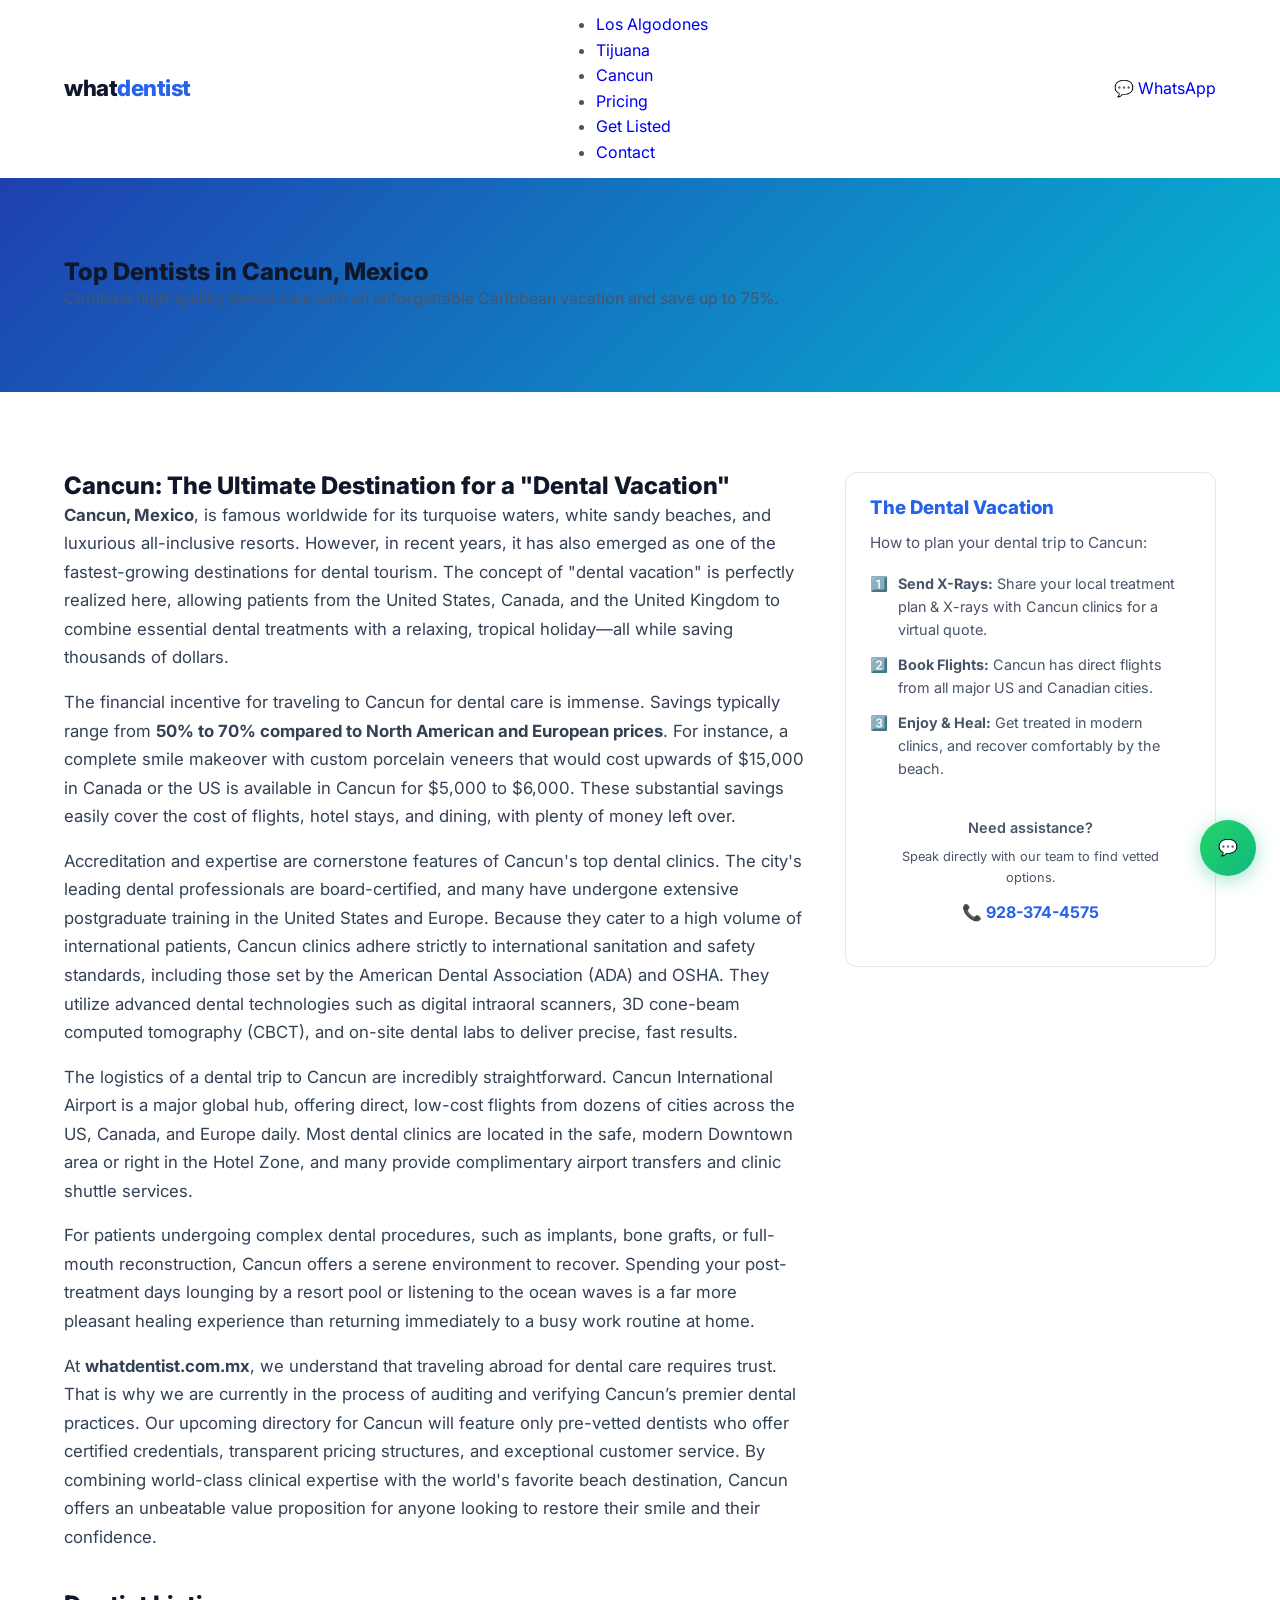
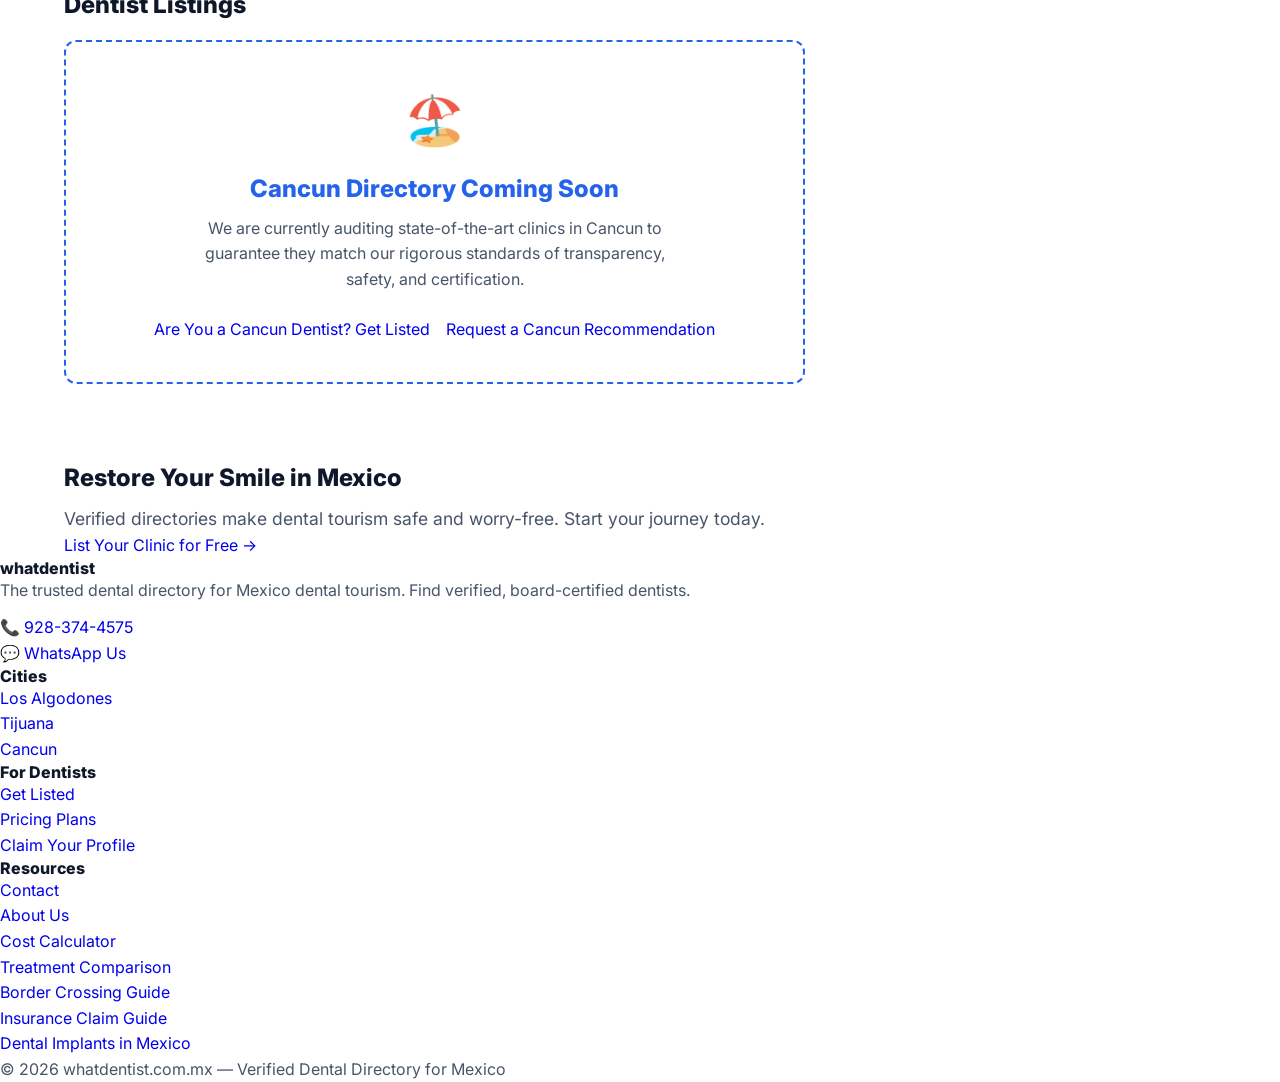
<file: cancun.html>
<!DOCTYPE html>
<html lang="en">
<head>
<!-- Google Analytics (GA4) -->
  <script async src="https://www.googletagmanager.com/gtag/js?id=G-CHQVD8TGW8"></script>
  <script>
    window.dataLayer = window.dataLayer || [];
    function gtag(){dataLayer.push(arguments);}
    gtag("js", new Date());
    gtag("config", "G-CHQVD8TGW8");
  </script>
  <meta charset="UTF-8">
  <meta name="viewport" content="width=device-width, initial-scale=1.0">
  <title>Top Dentists in Cancun, Mexico | Verified Dental Directory</title>
  <meta name="description" content="Plan a dental vacation to Cancun, Mexico! Find verified dental specialists, save up to 70% on implants, crowns, and veneers, and recover on beautiful beaches.">
  <link rel="canonical" href="https://whatdentist.com.mx/cancun">
  <meta name="robots" content="index, follow">
  
  <meta property="og:title" content="Top Dentists in Cancun, Mexico | Verified Dental Directory">
  <meta property="og:description" content="Plan a dental vacation to Cancun, Mexico! Find verified dental specialists, save up to 70% on implants, crowns, and veneers, and recover on beautiful beaches.">
  <meta property="og:type" content="website">
  <meta property="og:url" content="https://whatdentist.com.mx/cancun">
  
  <link rel="stylesheet" href="/css/styles.css">
  
</head>
<body>
<header><div class="header-inner"><a href="/" class="logo">what<span>dentist</span></a><nav><ul><li><a href="/los-algodones">Los Algodones</a></li><li><a href="/tijuana">Tijuana</a></li><li><a href="/cancun">Cancun</a></li><li><a href="/pricing">Pricing</a></li><li><a href="/get-listed">Get Listed</a></li><li><a href="/contact">Contact</a></li></ul></nav><a href="https://wa.me/19283744575" class="btn btn-green">💬 WhatsApp</a><button class="mobile-menu-btn">☰</button></div></header>
<section class="hero" style="background: linear-gradient(135deg, #1e40af 0%, #06b6d4 100%);">
  <div class="container">
    <h1>Top Dentists in Cancun, Mexico</h1>
    <p>Combine high-quality dental care with an unforgettable Caribbean vacation and save up to 75%.</p>
  </div>
</section>

<section>
  <div class="container">
    <div style="display: grid; grid-template-columns: 2fr 1fr; gap: 40px; align-items: start;">
      <div>
        <h2>Cancun: The Ultimate Destination for a "Dental Vacation"</h2>
        <div style="font-size: 1.05rem; color: #334155; line-height: 1.7; display: flex; flex-direction: column; gap: 16px;">
          <p>
            <strong>Cancun, Mexico</strong>, is famous worldwide for its turquoise waters, white sandy beaches, and luxurious all-inclusive resorts. However, in recent years, it has also emerged as one of the fastest-growing destinations for dental tourism. The concept of "dental vacation" is perfectly realized here, allowing patients from the United States, Canada, and the United Kingdom to combine essential dental treatments with a relaxing, tropical holiday—all while saving thousands of dollars.
          </p>
          <p>
            The financial incentive for traveling to Cancun for dental care is immense. Savings typically range from <strong>50% to 70% compared to North American and European prices</strong>. For instance, a complete smile makeover with custom porcelain veneers that would cost upwards of $15,000 in Canada or the US is available in Cancun for $5,000 to $6,000. These substantial savings easily cover the cost of flights, hotel stays, and dining, with plenty of money left over.
          </p>
          <p>
            Accreditation and expertise are cornerstone features of Cancun's top dental clinics. The city's leading dental professionals are board-certified, and many have undergone extensive postgraduate training in the United States and Europe. Because they cater to a high volume of international patients, Cancun clinics adhere strictly to international sanitation and safety standards, including those set by the American Dental Association (ADA) and OSHA. They utilize advanced dental technologies such as digital intraoral scanners, 3D cone-beam computed tomography (CBCT), and on-site dental labs to deliver precise, fast results.
          </p>
          <p>
            The logistics of a dental trip to Cancun are incredibly straightforward. Cancun International Airport is a major global hub, offering direct, low-cost flights from dozens of cities across the US, Canada, and Europe daily. Most dental clinics are located in the safe, modern Downtown area or right in the Hotel Zone, and many provide complimentary airport transfers and clinic shuttle services.
          </p>
          <p>
            For patients undergoing complex dental procedures, such as implants, bone grafts, or full-mouth reconstruction, Cancun offers a serene environment to recover. Spending your post-treatment days lounging by a resort pool or listening to the ocean waves is a far more pleasant healing experience than returning immediately to a busy work routine at home.
          </p>
          <p>
            At <strong>whatdentist.com.mx</strong>, we understand that traveling abroad for dental care requires trust. That is why we are currently in the process of auditing and verifying Cancun’s premier dental practices. Our upcoming directory for Cancun will feature only pre-vetted dentists who offer certified credentials, transparent pricing structures, and exceptional customer service. By combining world-class clinical expertise with the world's favorite beach destination, Cancun offers an unbeatable value proposition for anyone looking to restore their smile and their confidence.
          </p>
        </div>

        <h2 style="margin-top: 40px;">Dentist Listings</h2>
        
        <!-- Coming Soon Block -->
        <div style="background: var(--white); border: 2px dashed var(--primary); padding: 40px; border-radius: 12px; text-align: center; margin-top: 20px;">
          <span style="font-size: 3rem;">🏖️</span>
          <h3 style="margin-top: 16px; color: var(--primary); font-size: 1.5rem;">Cancun Directory Coming Soon</h3>
          <p style="color: var(--gray); max-width: 500px; margin: 12px auto 24px;">We are currently auditing state-of-the-art clinics in Cancun to guarantee they match our rigorous standards of transparency, safety, and certification.</p>
          <div style="display: flex; justify-content: center; gap: 16px;">
            <a href="/get-listed" class="btn btn-primary">Are You a Cancun Dentist? Get Listed</a>
            <a href="/contact" class="btn btn-green">Request a Cancun Recommendation</a>
          </div>
        </div>
      </div>

      <!-- Cancun short sidebar -->
      <div style="background: var(--white); padding: 24px; border-radius: 12px; border: 1px solid #e2e8f0; position: sticky; top: 100px;">
        <h3 style="margin-bottom: 12px; color: var(--primary);">The Dental Vacation</h3>
        <p style="color: var(--gray); font-size: 0.95rem; margin-bottom: 16px;">How to plan your dental trip to Cancun:</p>
        <ul style="list-style: none; display: flex; flex-direction: column; gap: 12px; font-size: 0.9rem;">
          <li style="display: flex; gap: 10px;">
            <span>1️⃣</span>
            <span><strong>Send X-Rays:</strong> Share your local treatment plan & X-rays with Cancun clinics for a virtual quote.</span>
          </li>
          <li style="display: flex; gap: 10px;">
            <span>2️⃣</span>
            <span><strong>Book Flights:</strong> Cancun has direct flights from all major US and Canadian cities.</span>
          </li>
          <li style="display: flex; gap: 10px;">
            <span>3️⃣</span>
            <span><strong>Enjoy & Heal:</strong> Get treated in modern clinics, and recover comfortably by the beach.</span>
          </li>
        </ul>
        <div style="background: var(--light-gray); padding: 16px; border-radius: 8px; margin-top: 20px; text-align: center;">
          <p style="font-size: 0.9rem; font-weight: 600; color: var(--dark); margin-bottom: 8px;">Need assistance?</p>
          <p style="font-size: 0.8rem; color: var(--gray); margin-bottom: 12px;">Speak directly with our team to find vetted options.</p>
          <a href="tel:+19283744575" style="font-weight: 700; color: var(--primary);">📞 928-374-4575</a>
        </div>
      </div>
    </div>
  </div>
</section>

<div class="cta-bar">
  <div class="container">
    <h2>Restore Your Smile in Mexico</h2>
    <p style="margin-top: 12px; font-size: 1.1rem;">Verified directories make dental tourism safe and worry-free. Start your journey today.</p>
    <a href="/get-listed">List Your Clinic for Free →</a>
  </div>
</div>
<footer>
  <div class="footer-grid">
    <div>
      <h4>whatdentist</h4>
      <p>The trusted dental directory for Mexico dental tourism. Find verified, board-certified dentists.</p>
      <p style="margin-top: 12px;">📞 <a href="tel:+19283744575">928-374-4575</a></p>
      <p>💬 <a href="https://wa.me/19283744575">WhatsApp Us</a></p>
    </div>
    <div>
      <h4>Cities</h4>
      <ul>
        <li><a href="/los-algodones">Los Algodones</a></li>
        <li><a href="/tijuana">Tijuana</a></li>
        <li><a href="/cancun">Cancun</a></li>
      </ul>
    </div>
    <div>
      <h4>For Dentists</h4>
      <ul>
        <li><a href="/get-listed">Get Listed</a></li>
        <li><a href="/pricing">Pricing Plans</a></li>
        <li><a href="/claim-profile">Claim Your Profile</a></li>
      </ul>
    </div>
    <div>
      <h4>Resources</h4>
      <ul>
        <li><a href="/contact">Contact</a></li>
        <li><a href="/about">About Us</a></li>
        <li><a href="https://dentalimplantsinmexico.info/cost-calculator" rel="noopener">Cost Calculator</a></li>
        <li><a href="https://dentalimplantsinmexico.info/treatment-comparison" rel="noopener">Treatment Comparison</a></li>
        <li><a href="https://dentalimplantsinmexico.info/border-crossing-checklist" rel="noopener">Border Crossing Guide</a></li>
        <li><a href="https://dentalimplantsinmexico.info/insurance-claim-guide" rel="noopener">Insurance Claim Guide</a></li>
        <li><a href="https://dentalimplantsinmexico.info" rel="noopener">Dental Implants in Mexico</a></li>
      </ul>
    </div>
  </div>
  <div class="footer-bottom">
    <p>&copy; 2026 whatdentist.com.mx — Verified Dental Directory for Mexico</p>
  </div>
</footer>

<a href="https://wa.me/19283744575" class="whatsapp-float" title="Chat on WhatsApp">💬</a>

<script>
  // Mobile menu toggle script for responsiveness
  document.querySelector('.mobile-menu-btn').addEventListener('click', function() {
    const navUl = document.querySelector('nav ul');
    if (navUl.style.display === 'flex') {
      navUl.style.display = 'none';
    } else {
      navUl.style.display = 'flex';
      navUl.style.flexDirection = 'column';
      navUl.style.position = 'absolute';
      navUl.style.top = '70px';
      navUl.style.left = '0';
      navUl.style.width = '100%';
      navUl.style.background = '#ffffff';
      navUl.style.padding = '20px';
      navUl.style.boxShadow = '0 4px 6px rgba(0,0,0,0.1)';
      navUl.style.borderBottom = '2px solid var(--primary)';
      navUl.style.zIndex = '999';
    }
  });
</script>
</file>
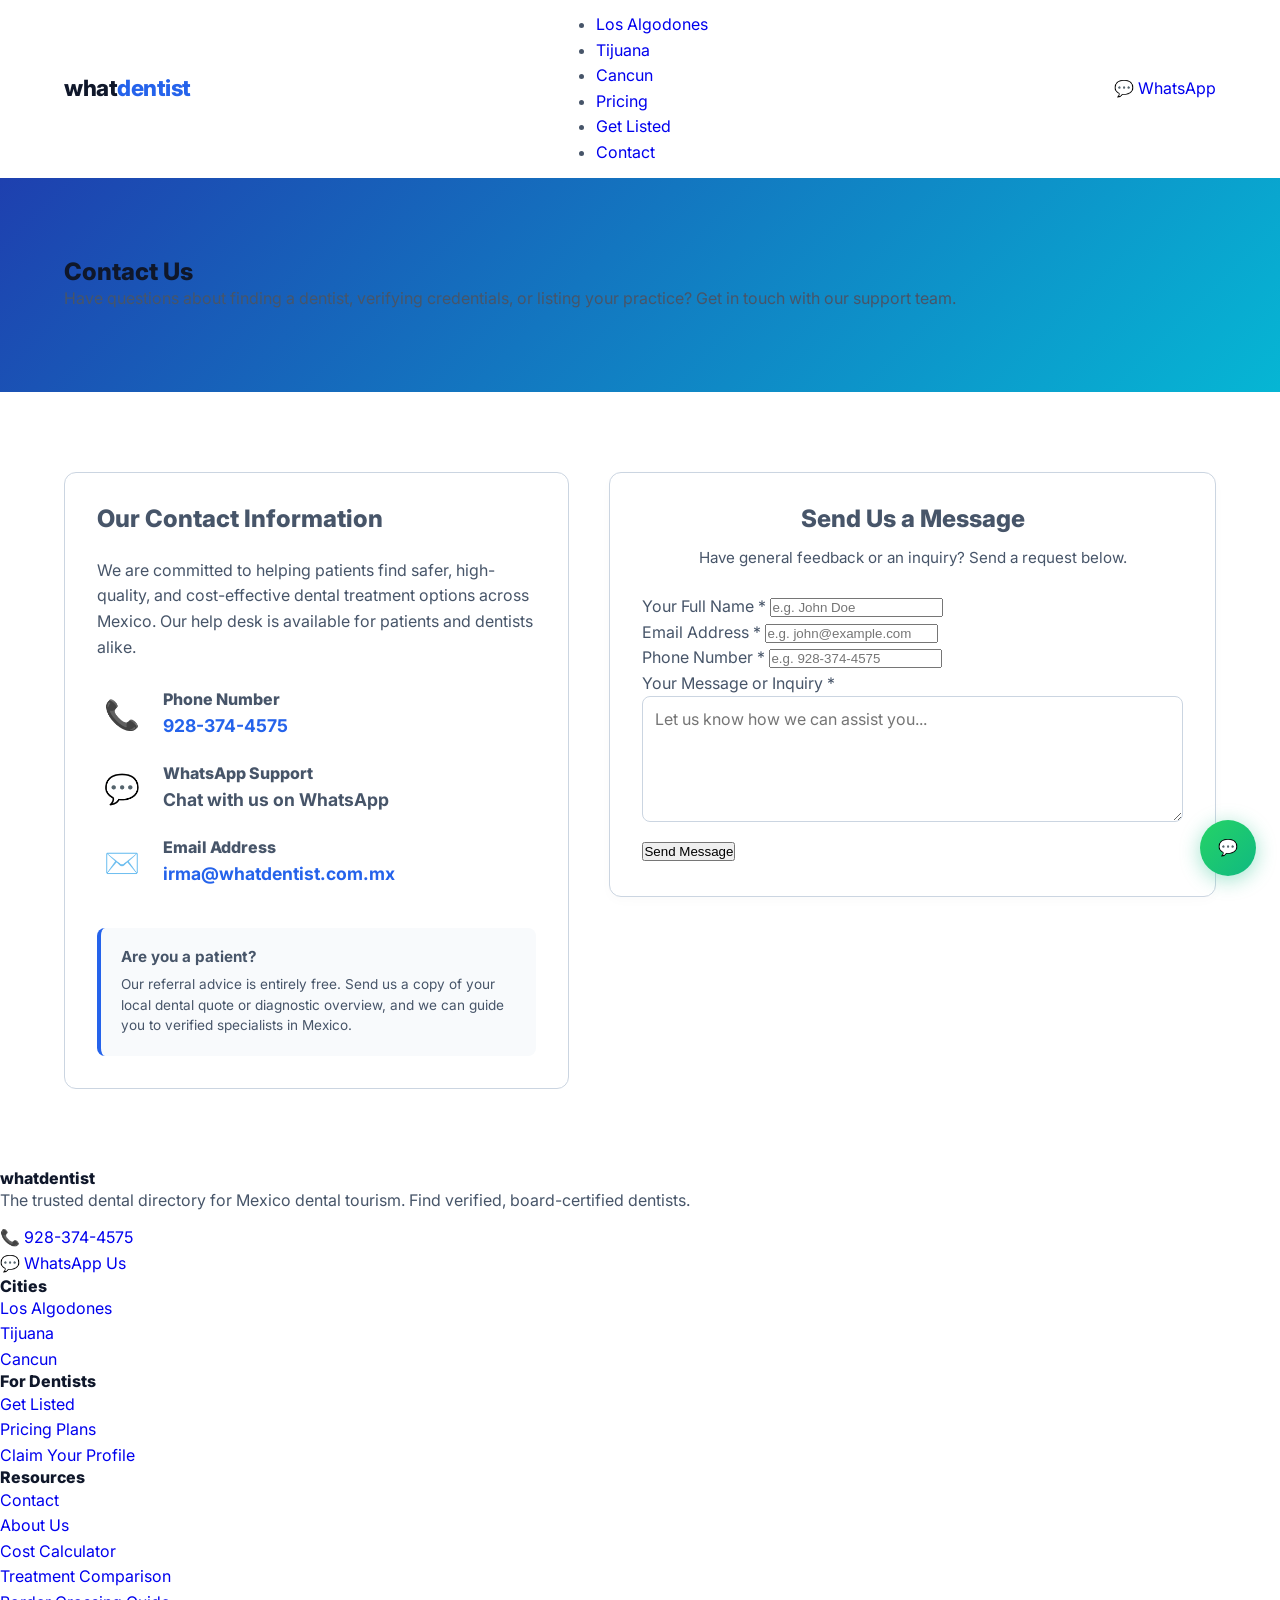
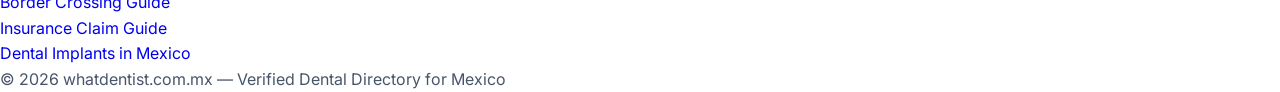
<file: contact.html>
<!DOCTYPE html>
<html lang="en">
<head>
<!-- Google Analytics (GA4) -->
  <script async src="https://www.googletagmanager.com/gtag/js?id=G-CHQVD8TGW8"></script>
  <script>
    window.dataLayer = window.dataLayer || [];
    function gtag(){dataLayer.push(arguments);}
    gtag("js", new Date());
    gtag("config", "G-CHQVD8TGW8");
  </script>
  <meta charset="UTF-8">
  <meta name="viewport" content="width=device-width, initial-scale=1.0">
  <title>Contact whatdentist.com.mx | Get in Touch</title>
  <meta name="description" content="Contact whatdentist.com.mx for help finding certified dentists, verifying credentials, or inquiries about advertising and listing plans.">
  <link rel="canonical" href="https://whatdentist.com.mx/contact">
  <meta name="robots" content="index, follow">
  
  <meta property="og:title" content="Contact whatdentist.com.mx | Get in Touch">
  <meta property="og:description" content="Contact whatdentist.com.mx for help finding certified dentists, verifying credentials, or inquiries about advertising and listing plans.">
  <meta property="og:type" content="website">
  <meta property="og:url" content="https://whatdentist.com.mx/contact">
  
  <link rel="stylesheet" href="/css/styles.css">
  
</head>
<body>
<header><div class="header-inner"><a href="/" class="logo">what<span>dentist</span></a><nav><ul><li><a href="/los-algodones">Los Algodones</a></li><li><a href="/tijuana">Tijuana</a></li><li><a href="/cancun">Cancun</a></li><li><a href="/pricing">Pricing</a></li><li><a href="/get-listed">Get Listed</a></li><li><a href="/contact">Contact</a></li></ul></nav><a href="https://wa.me/19283744575" class="btn btn-green">💬 WhatsApp</a><button class="mobile-menu-btn">☰</button></div></header>
<section class="hero" style="background: linear-gradient(135deg, #1e40af 0%, #06b6d4 100%);">
  <div class="container">
    <h1>Contact Us</h1>
    <p>Have questions about finding a dentist, verifying credentials, or listing your practice? Get in touch with our support team.</p>
  </div>
</section>

<section>
  <div class="container">
    <div style="display: grid; grid-template-columns: 1fr 1.2fr; gap: 40px; align-items: start;">
      <!-- Contact Details -->
      <div style="background: var(--white); padding: 32px; border-radius: 12px; border: 1px solid #cbd5e1;">
        <h2 style="font-size: 1.5rem; color: var(--dark); margin-bottom: 24px;">Our Contact Information</h2>
        <p style="color: var(--gray); margin-bottom: 30px; font-size: 1rem;">We are committed to helping patients find safer, high-quality, and cost-effective dental treatment options across Mexico. Our help desk is available for patients and dentists alike.</p>
        
        <div style="display: flex; flex-direction: column; gap: 24px;">
          <div style="display: flex; gap: 16px; align-items: center;">
            <div style="font-size: 1.8rem; background: var(--light-gray); width: 50px; height: 50px; border-radius: 50%; display: flex; align-items: center; justify-content: center;">📞</div>
            <div>
              <h4 style="color: var(--dark); font-size: 1rem; margin-bottom: 2px;">Phone Number</h4>
              <p><a href="tel:+19283744575" style="font-weight: 700; font-size: 1.1rem; color: var(--primary);">928-374-4575</a></p>
            </div>
          </div>

          <div style="display: flex; gap: 16px; align-items: center;">
            <div style="font-size: 1.8rem; background: var(--light-gray); width: 50px; height: 50px; border-radius: 50%; display: flex; align-items: center; justify-content: center;">💬</div>
            <div>
              <h4 style="color: var(--dark); font-size: 1rem; margin-bottom: 2px;">WhatsApp Support</h4>
              <p><a href="https://wa.me/19283744575" style="font-weight: 700; font-size: 1.1rem; color: var(--green);">Chat with us on WhatsApp</a></p>
            </div>
          </div>

          <div style="display: flex; gap: 16px; align-items: center;">
            <div style="font-size: 1.8rem; background: var(--light-gray); width: 50px; height: 50px; border-radius: 50%; display: flex; align-items: center; justify-content: center;">✉️</div>
            <div>
              <h4 style="color: var(--dark); font-size: 1rem; margin-bottom: 2px;">Email Address</h4>
              <p><a href="mailto:irma@whatdentist.com.mx" style="font-weight: 700; font-size: 1.1rem; color: var(--primary);">irma@whatdentist.com.mx</a></p>
            </div>
          </div>
        </div>

        <div style="background: #f8fafc; padding: 20px; border-radius: 8px; margin-top: 40px; border-left: 4px solid var(--primary);">
          <h4 style="color: var(--dark); margin-bottom: 8px; font-size: 0.95rem; font-weight: 700;">Are you a patient?</h4>
          <p style="font-size: 0.85rem; color: var(--gray); line-height: 1.5;">Our referral advice is entirely free. Send us a copy of your local dental quote or diagnostic overview, and we can guide you to verified specialists in Mexico.</p>
        </div>
      </div>

      <!-- Contact Form -->
      <div style="background: var(--white); padding: 32px; border-radius: 12px; border: 1px solid #cbd5e1; box-shadow: 0 4px 12px rgba(0,0,0,0.02);">
        <h2 style="font-size: 1.5rem; color: var(--dark); margin-bottom: 12px; text-align: center;">Send Us a Message</h2>
        <p style="color: var(--gray); text-align: center; margin-bottom: 24px; font-size: 0.95rem;">Have general feedback or an inquiry? Send a request below.</p>
        
        <form action="https://lyra-52971c5e.base44.app/functions/captureLead" method="POST">
          <input type="hidden" name="sourceWebsite" value="whatdentist.com.mx">
          <input type="hidden" name="formType" value="general_contact">

          <div class="form-group">
            <label for="name">Your Full Name *</label>
            <input type="text" id="name" name="name" placeholder="e.g. John Doe" required>
          </div>

          <div class="form-group">
            <label for="email">Email Address *</label>
            <input type="email" id="email" name="email" placeholder="e.g. john@example.com" required>
          </div>

          <div class="form-group">
            <label for="phone">Phone Number *</label>
            <input type="tel" id="phone" name="phone" placeholder="e.g. 928-374-4575" required>
          </div>

          <div class="form-group">
            <label for="message">Your Message or Inquiry *</label>
            <textarea id="message" name="message" rows="5" placeholder="Let us know how we can assist you..." required style="width: 100%; padding: 12px; border: 1px solid #cbd5e1; border-radius: 8px; font-size: 1rem; background: var(--white); font-family: inherit; resize: vertical;"></textarea>
          </div>

          <button type="submit" class="btn-submit" style="margin-top: 12px;">Send Message</button>
        </form>
      </div>
    </div>
  </div>
</section>
<footer>
  <div class="footer-grid">
    <div>
      <h4>whatdentist</h4>
      <p>The trusted dental directory for Mexico dental tourism. Find verified, board-certified dentists.</p>
      <p style="margin-top: 12px;">📞 <a href="tel:+19283744575">928-374-4575</a></p>
      <p>💬 <a href="https://wa.me/19283744575">WhatsApp Us</a></p>
    </div>
    <div>
      <h4>Cities</h4>
      <ul>
        <li><a href="/los-algodones">Los Algodones</a></li>
        <li><a href="/tijuana">Tijuana</a></li>
        <li><a href="/cancun">Cancun</a></li>
      </ul>
    </div>
    <div>
      <h4>For Dentists</h4>
      <ul>
        <li><a href="/get-listed">Get Listed</a></li>
        <li><a href="/pricing">Pricing Plans</a></li>
        <li><a href="/claim-profile">Claim Your Profile</a></li>
      </ul>
    </div>
    <div>
      <h4>Resources</h4>
      <ul>
        <li><a href="/contact">Contact</a></li>
        <li><a href="/about">About Us</a></li>
        <li><a href="https://dentalimplantsinmexico.info/cost-calculator" rel="noopener">Cost Calculator</a></li>
        <li><a href="https://dentalimplantsinmexico.info/treatment-comparison" rel="noopener">Treatment Comparison</a></li>
        <li><a href="https://dentalimplantsinmexico.info/border-crossing-checklist" rel="noopener">Border Crossing Guide</a></li>
        <li><a href="https://dentalimplantsinmexico.info/insurance-claim-guide" rel="noopener">Insurance Claim Guide</a></li>
        <li><a href="https://dentalimplantsinmexico.info" rel="noopener">Dental Implants in Mexico</a></li>
      </ul>
    </div>
  </div>
  <div class="footer-bottom">
    <p>&copy; 2026 whatdentist.com.mx — Verified Dental Directory for Mexico</p>
  </div>
</footer>

<a href="https://wa.me/19283744575" class="whatsapp-float" title="Chat on WhatsApp">💬</a>

<script>
  // Mobile menu toggle script for responsiveness
  document.querySelector('.mobile-menu-btn').addEventListener('click', function() {
    const navUl = document.querySelector('nav ul');
    if (navUl.style.display === 'flex') {
      navUl.style.display = 'none';
    } else {
      navUl.style.display = 'flex';
      navUl.style.flexDirection = 'column';
      navUl.style.position = 'absolute';
      navUl.style.top = '70px';
      navUl.style.left = '0';
      navUl.style.width = '100%';
      navUl.style.background = '#ffffff';
      navUl.style.padding = '20px';
      navUl.style.boxShadow = '0 4px 6px rgba(0,0,0,0.1)';
      navUl.style.borderBottom = '2px solid var(--primary)';
      navUl.style.zIndex = '999';
    }
  });
</script>
</file>
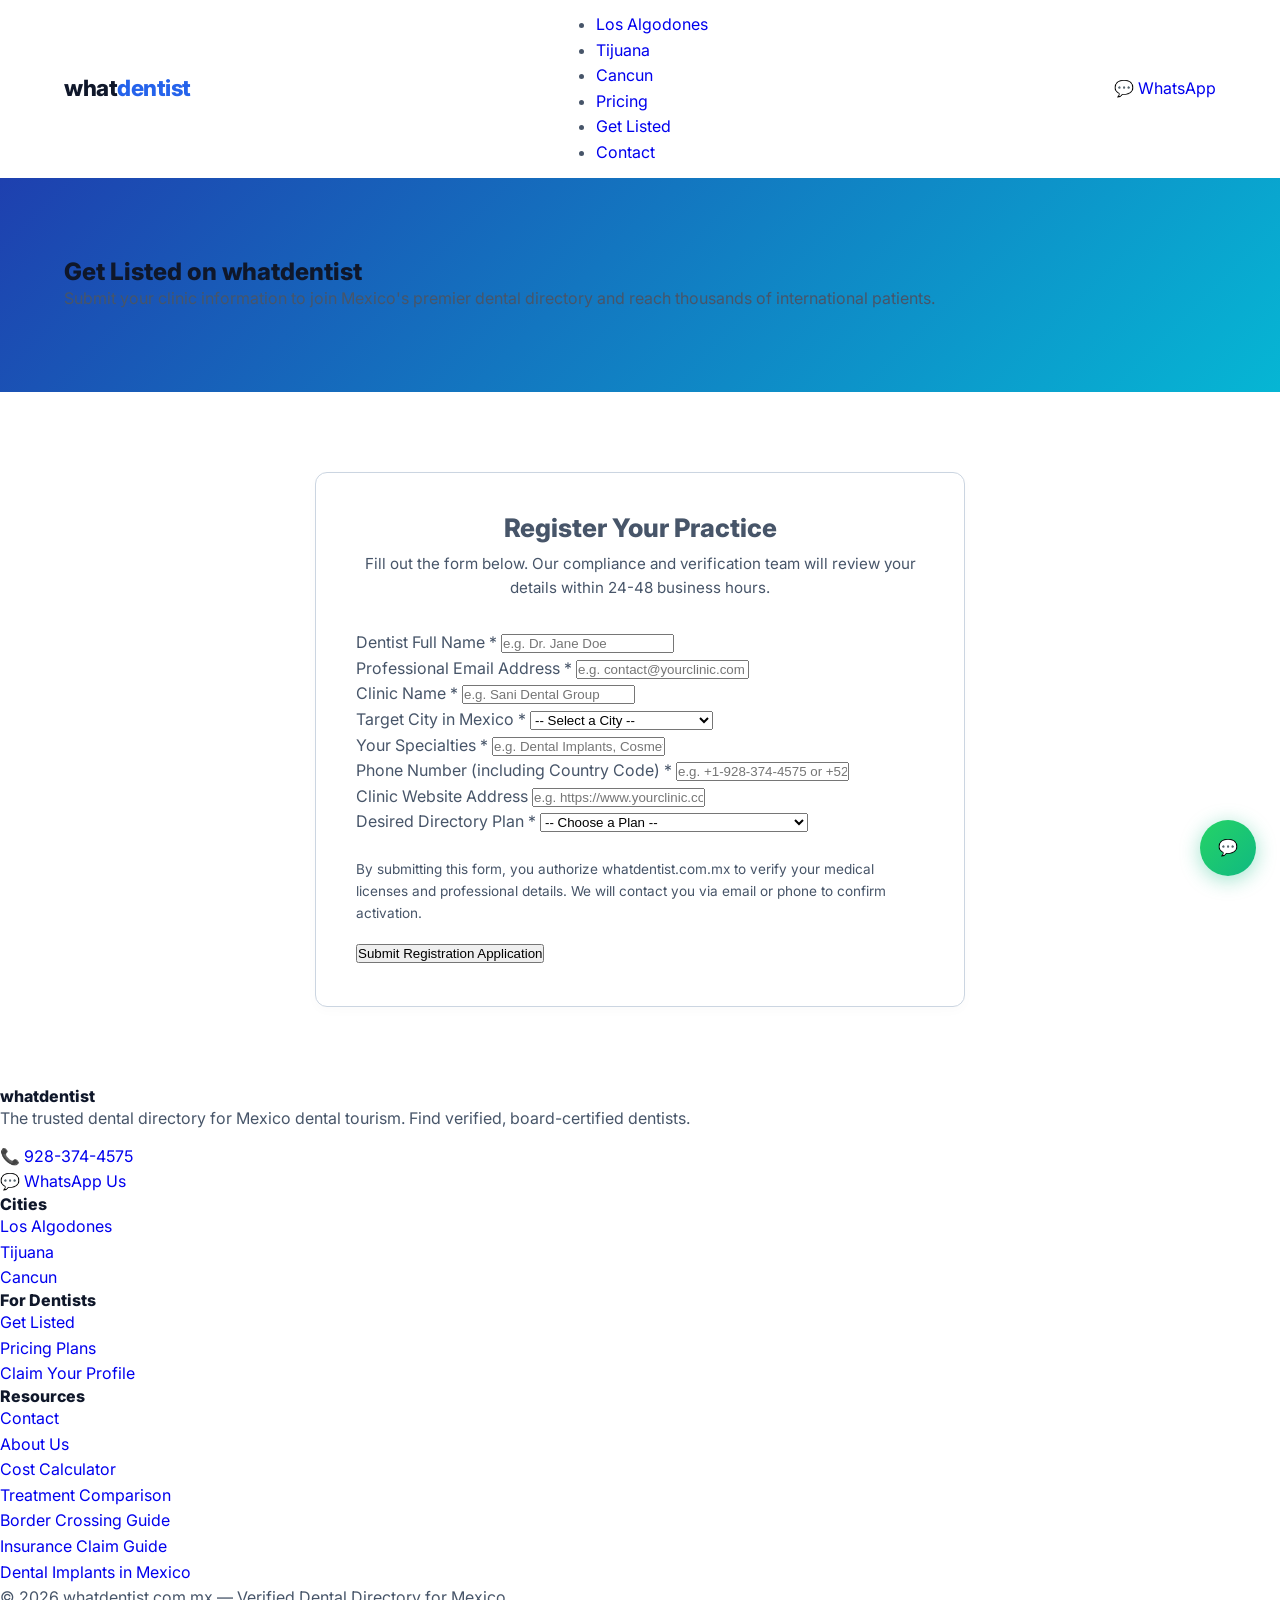
<file: get-listed.html>
<!DOCTYPE html>
<html lang="en">
<head>
<!-- Google Analytics (GA4) -->
  <script async src="https://www.googletagmanager.com/gtag/js?id=G-CHQVD8TGW8"></script>
  <script>
    window.dataLayer = window.dataLayer || [];
    function gtag(){dataLayer.push(arguments);}
    gtag("js", new Date());
    gtag("config", "G-CHQVD8TGW8");
  </script>
  <meta charset="UTF-8">
  <meta name="viewport" content="width=device-width, initial-scale=1.0">
  <title>Get Listed on whatdentist.com.mx | Free Dental Directory</title>
  <meta name="description" content="Are you a dentist in Mexico? Register your dental clinic on whatdentist.com.mx to connect with US and Canadian dental tourism patients today.">
  <link rel="canonical" href="https://whatdentist.com.mx/get-listed">
  <meta name="robots" content="index, follow">
  
  <meta property="og:title" content="Get Listed on whatdentist.com.mx | Free Dental Directory">
  <meta property="og:description" content="Are you a dentist in Mexico? Register your dental clinic on whatdentist.com.mx to connect with US and Canadian dental tourism patients today.">
  <meta property="og:type" content="website">
  <meta property="og:url" content="https://whatdentist.com.mx/get-listed">
  
  <link rel="stylesheet" href="/css/styles.css">
  
</head>
<body>
<header><div class="header-inner"><a href="/" class="logo">what<span>dentist</span></a><nav><ul><li><a href="/los-algodones">Los Algodones</a></li><li><a href="/tijuana">Tijuana</a></li><li><a href="/cancun">Cancun</a></li><li><a href="/pricing">Pricing</a></li><li><a href="/get-listed">Get Listed</a></li><li><a href="/contact">Contact</a></li></ul></nav><a href="https://wa.me/19283744575" class="btn btn-green">💬 WhatsApp</a><button class="mobile-menu-btn">☰</button></div></header>
<section class="hero" style="background: linear-gradient(135deg, #1e40af 0%, #06b6d4 100%);">
  <div class="container">
    <h1>Get Listed on whatdentist</h1>
    <p>Submit your clinic information to join Mexico's premier dental directory and reach thousands of international patients.</p>
  </div>
</section>

<section>
  <div class="container" style="max-width: 650px; background: var(--white); padding: 40px; border-radius: 12px; border: 1px solid #cbd5e1; box-shadow: 0 4px 12px rgba(0,0,0,0.02);">
    <h2 style="margin-bottom: 8px; font-size: 1.6rem; color: var(--dark); text-align: center;">Register Your Practice</h2>
    <p style="color: var(--gray); font-size: 0.95rem; text-align: center; margin-bottom: 30px;">Fill out the form below. Our compliance and verification team will review your details within 24-48 business hours.</p>

    <form action="https://lyra-52971c5e.base44.app/functions/captureLead" method="POST">
      <!-- Hidden Fields -->
      <input type="hidden" name="sourceWebsite" value="whatdentist.com.mx">
      <input type="hidden" name="formType" value="dentist_registration">

      <div class="form-group">
        <label for="name">Dentist Full Name *</label>
        <input type="text" id="name" name="name" placeholder="e.g. Dr. Jane Doe" required>
      </div>

      <div class="form-group">
        <label for="email">Professional Email Address *</label>
        <input type="email" id="email" name="email" placeholder="e.g. contact@yourclinic.com" required>
      </div>

      <div class="form-group">
        <label for="clinicName">Clinic Name *</label>
        <input type="text" id="clinicName" name="clinicName" placeholder="e.g. Sani Dental Group" required>
      </div>

      <div class="form-group">
        <label for="city">Target City in Mexico *</label>
        <select id="city" name="city" required>
          <option value="" disabled selected>-- Select a City --</option>
          <option value="Los Algodones">Los Algodones (Molar City)</option>
          <option value="Tijuana">Tijuana</option>
          <option value="Cancun">Cancun</option>
          <option value="Monterrey">Monterrey</option>
          <option value="Puerto Vallarta">Puerto Vallarta</option>
          <option value="Mexico City">Mexico City</option>
          <option value="Other">Other City</option>
        </select>
      </div>

      <div class="form-group">
        <label for="specialties">Your Specialties *</label>
        <input type="text" id="specialties" name="specialties" placeholder="e.g. Dental Implants, Cosmetic Veneers, Endodontics" required>
      </div>

      <div class="form-group">
        <label for="phone">Phone Number (including Country Code) *</label>
        <input type="tel" id="phone" name="phone" placeholder="e.g. +1-928-374-4575 or +52 686..." required>
      </div>

      <div class="form-group">
        <label for="website">Clinic Website Address</label>
        <input type="url" id="website" name="website" placeholder="e.g. https://www.yourclinic.com">
      </div>

      <div class="form-group">
        <label for="plan">Desired Directory Plan *</label>
        <select id="plan" name="plan" required>
          <option value="" disabled selected>-- Choose a Plan --</option>
          <option value="Free ($0)">Free - Basic Listing ($0/mo)</option>
          <option value="Verified ($29)">Verified Seal - Enhanced Profile ($29/mo)</option>
          <option value="Premium ($49)">Premium - Featured Position ($49/mo)</option>
          <option value="Featured ($79)">Featured - Absolute Exposure ($79/mo)</option>
        </select>
      </div>

      <div style="margin: 24px 0 16px 0; font-size: 0.85rem; color: var(--gray);">
        <p>By submitting this form, you authorize whatdentist.com.mx to verify your medical licenses and professional details. We will contact you via email or phone to confirm activation.</p>
      </div>

      <button type="submit" class="btn-submit">Submit Registration Application</button>
    </form>
  </div>
</section>
<footer>
  <div class="footer-grid">
    <div>
      <h4>whatdentist</h4>
      <p>The trusted dental directory for Mexico dental tourism. Find verified, board-certified dentists.</p>
      <p style="margin-top: 12px;">📞 <a href="tel:+19283744575">928-374-4575</a></p>
      <p>💬 <a href="https://wa.me/19283744575">WhatsApp Us</a></p>
    </div>
    <div>
      <h4>Cities</h4>
      <ul>
        <li><a href="/los-algodones">Los Algodones</a></li>
        <li><a href="/tijuana">Tijuana</a></li>
        <li><a href="/cancun">Cancun</a></li>
      </ul>
    </div>
    <div>
      <h4>For Dentists</h4>
      <ul>
        <li><a href="/get-listed">Get Listed</a></li>
        <li><a href="/pricing">Pricing Plans</a></li>
        <li><a href="/claim-profile">Claim Your Profile</a></li>
      </ul>
    </div>
    <div>
      <h4>Resources</h4>
      <ul>
        <li><a href="/contact">Contact</a></li>
        <li><a href="/about">About Us</a></li>
        <li><a href="https://dentalimplantsinmexico.info/cost-calculator" rel="noopener">Cost Calculator</a></li>
        <li><a href="https://dentalimplantsinmexico.info/treatment-comparison" rel="noopener">Treatment Comparison</a></li>
        <li><a href="https://dentalimplantsinmexico.info/border-crossing-checklist" rel="noopener">Border Crossing Guide</a></li>
        <li><a href="https://dentalimplantsinmexico.info/insurance-claim-guide" rel="noopener">Insurance Claim Guide</a></li>
        <li><a href="https://dentalimplantsinmexico.info" rel="noopener">Dental Implants in Mexico</a></li>
      </ul>
    </div>
  </div>
  <div class="footer-bottom">
    <p>&copy; 2026 whatdentist.com.mx — Verified Dental Directory for Mexico</p>
  </div>
</footer>

<a href="https://wa.me/19283744575" class="whatsapp-float" title="Chat on WhatsApp">💬</a>

<script>
  // Mobile menu toggle script for responsiveness
  document.querySelector('.mobile-menu-btn').addEventListener('click', function() {
    const navUl = document.querySelector('nav ul');
    if (navUl.style.display === 'flex') {
      navUl.style.display = 'none';
    } else {
      navUl.style.display = 'flex';
      navUl.style.flexDirection = 'column';
      navUl.style.position = 'absolute';
      navUl.style.top = '70px';
      navUl.style.left = '0';
      navUl.style.width = '100%';
      navUl.style.background = '#ffffff';
      navUl.style.padding = '20px';
      navUl.style.boxShadow = '0 4px 6px rgba(0,0,0,0.1)';
      navUl.style.borderBottom = '2px solid var(--primary)';
      navUl.style.zIndex = '999';
    }
  });
</script>
</file>
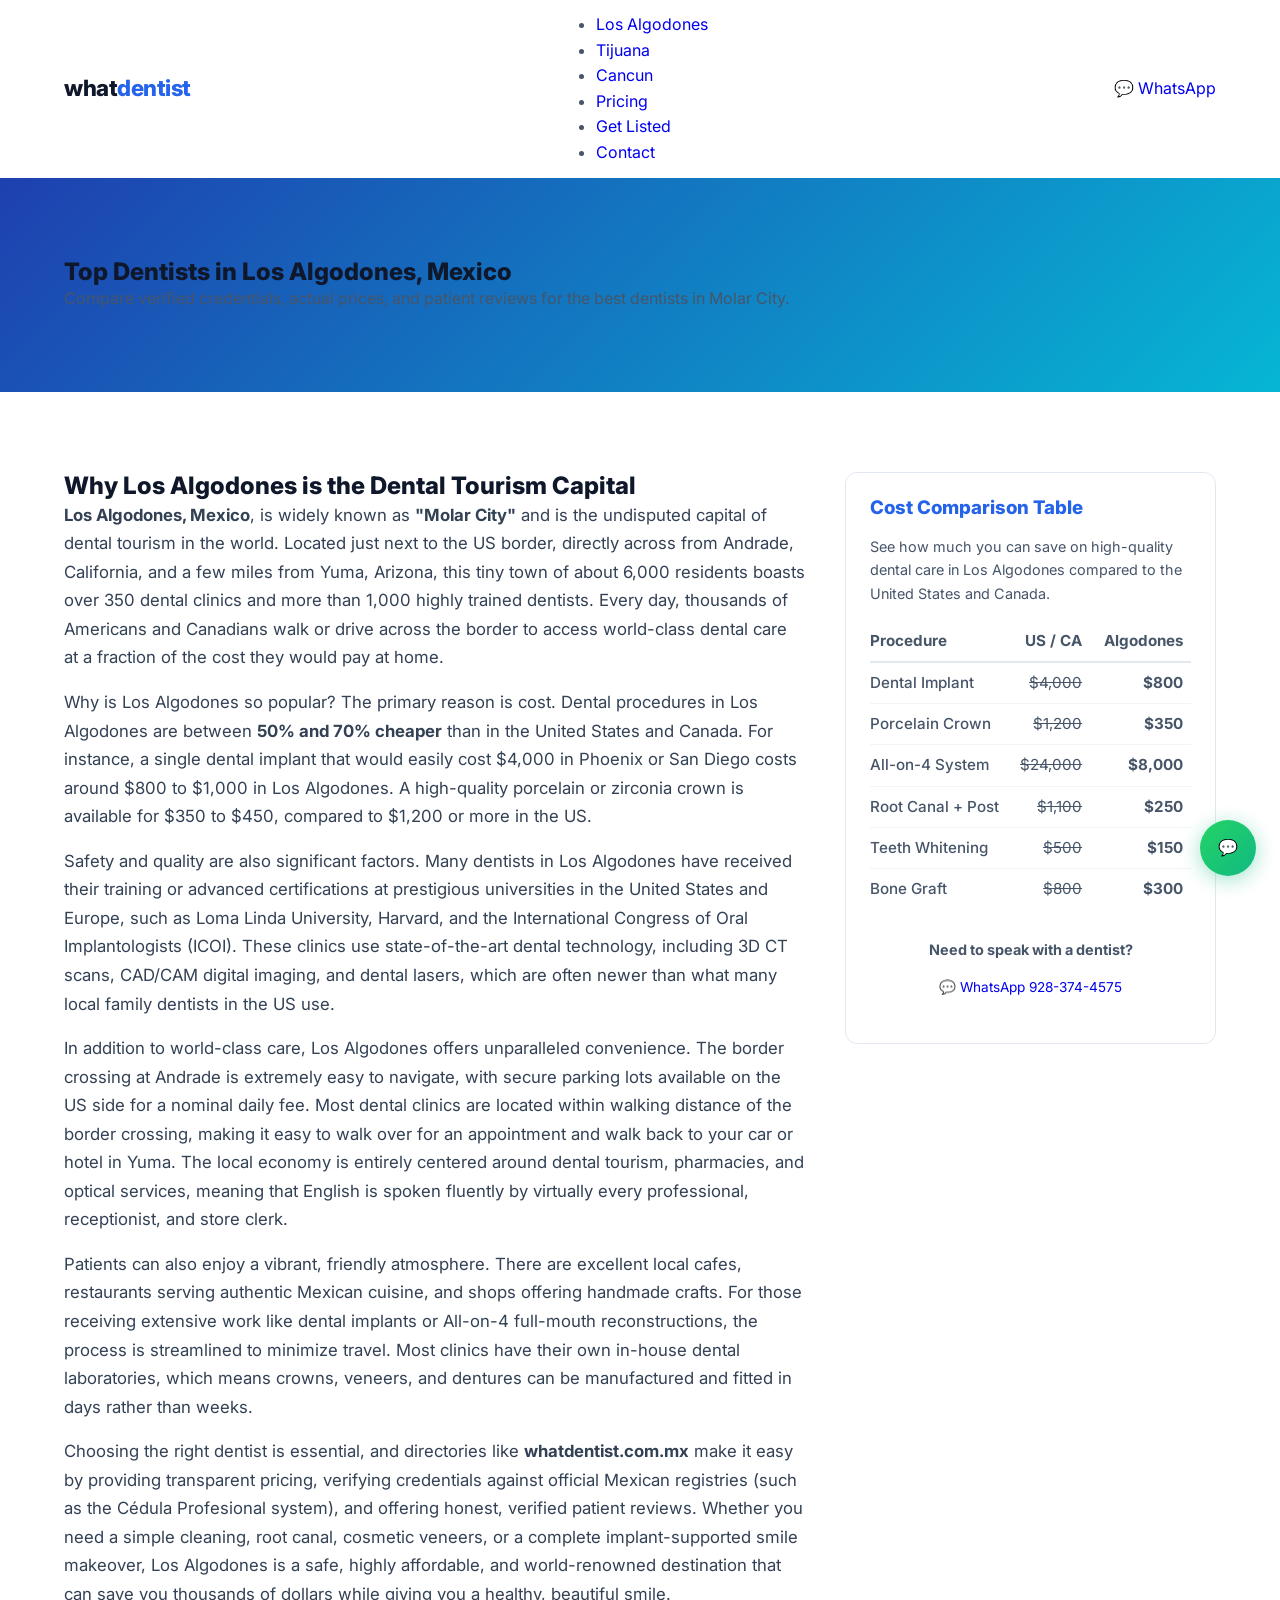
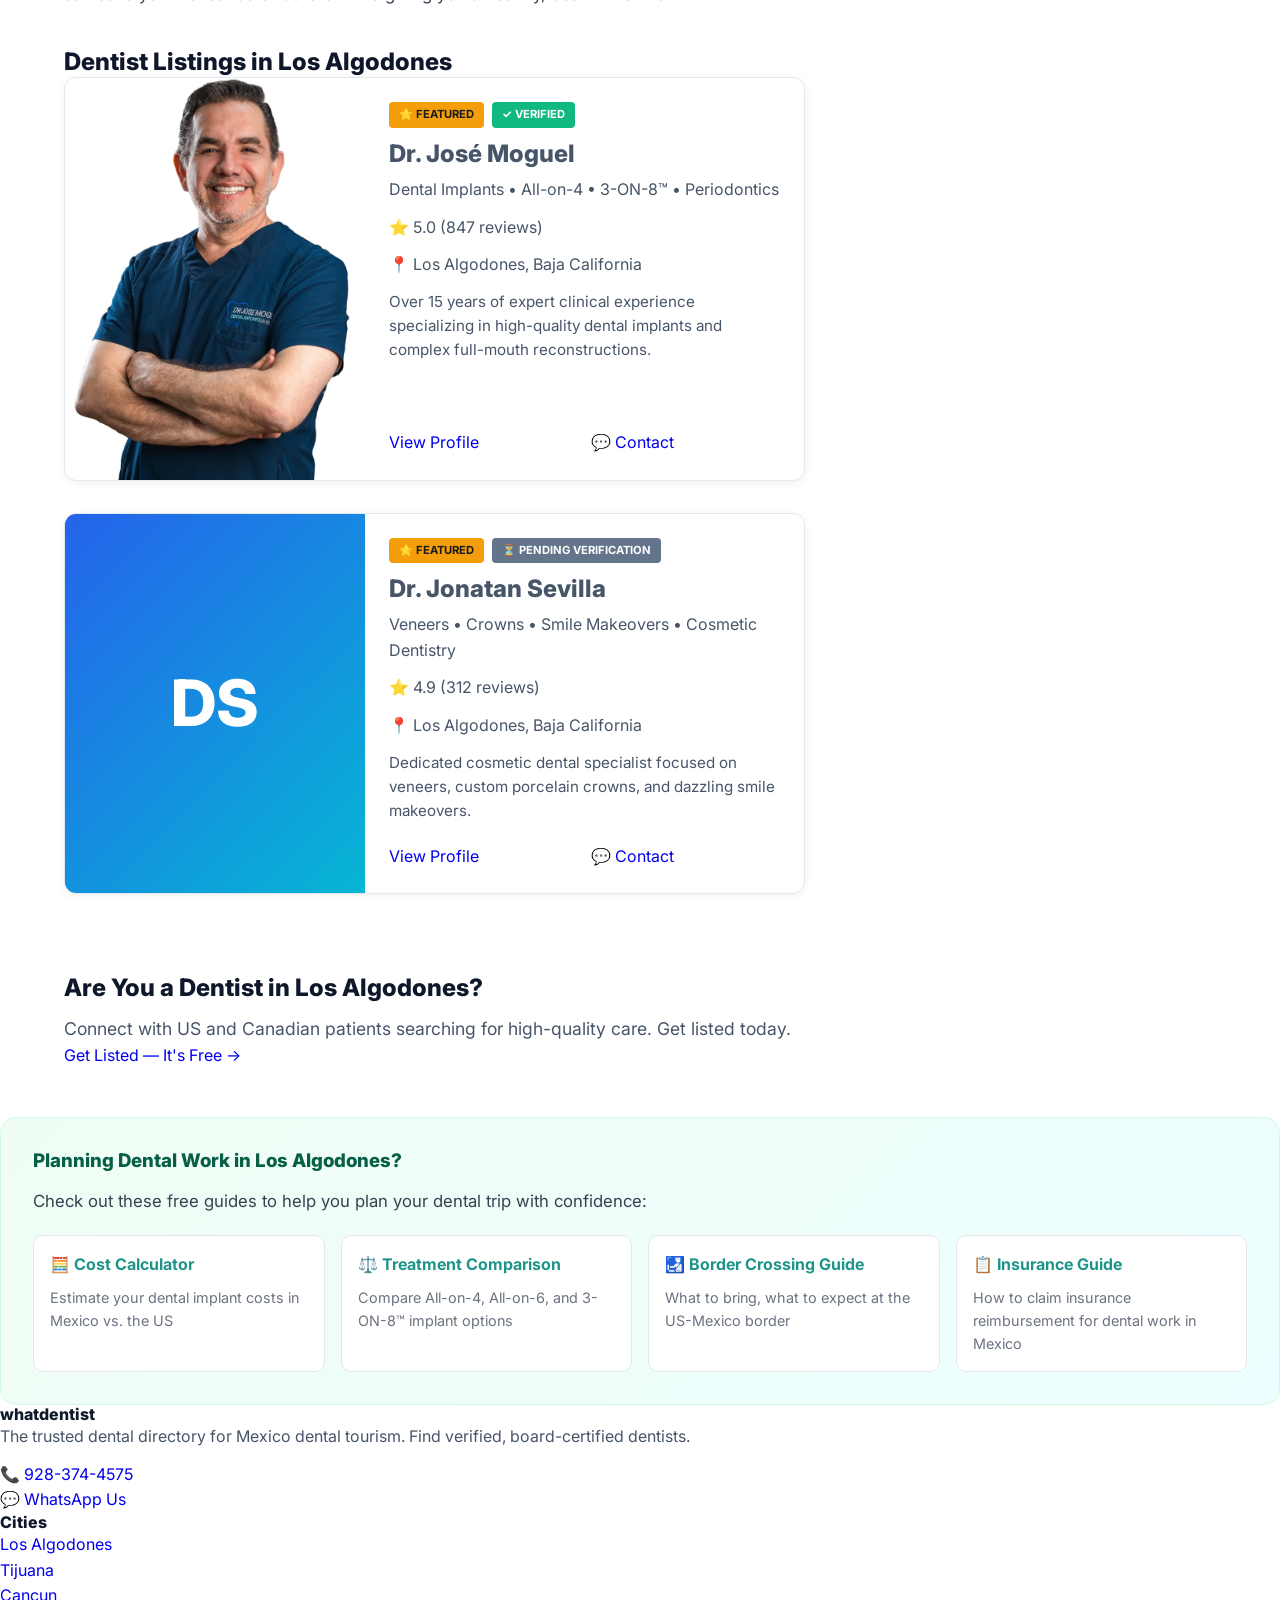
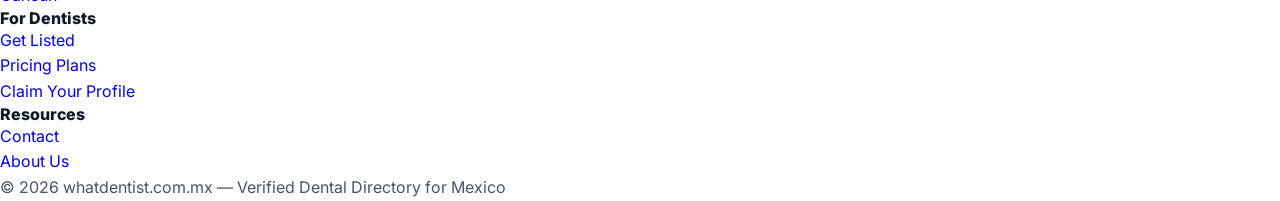
<file: los-algodones.html>
<!DOCTYPE html>
<html lang="en">
<head>
<!-- Google Analytics (GA4) -->
  <script async src="https://www.googletagmanager.com/gtag/js?id=G-CHQVD8TGW8"></script>
  <script>
    window.dataLayer = window.dataLayer || [];
    function gtag(){dataLayer.push(arguments);}
    gtag("js", new Date());
    gtag("config", "G-CHQVD8TGW8");
  </script>
  <meta charset="UTF-8">
  <meta name="viewport" content="width=device-width, initial-scale=1.0">
  <title>Top Dentists in Los Algodones, Mexico | Verified Reviews & Prices</title>
  <meta name="description" content="Find verified, top-rated dentists in Los Algodones (Molar City), Mexico. Compare dental procedures, see actual prices, and read trusted reviews.">
  <link rel="canonical" href="https://whatdentist.com.mx/los-algodones">
  <meta name="robots" content="index, follow">
  
  <meta property="og:title" content="Top Dentists in Los Algodones, Mexico | Verified Reviews & Prices">
  <meta property="og:description" content="Find verified, top-rated dentists in Los Algodones (Molar City), Mexico. Compare dental procedures, see actual prices, and read trusted reviews.">
  <meta property="og:type" content="website">
  <meta property="og:url" content="https://whatdentist.com.mx/los-algodones">
  
  <link rel="stylesheet" href="/css/styles.css">
  <script type="application/ld+json">
  {
    "@context": "https://schema.org",
    "@type": "BreadcrumbList",
    "itemListElement": [
      {
        "@type": "ListItem",
        "position": 1,
        "name": "Home",
        "item": "https://whatdentist.com.mx/"
      },
      {
        "@type": "ListItem",
        "position": 2,
        "name": "Los Algodones",
        "item": "https://whatdentist.com.mx/los-algodones"
      }
    ]
  }
  </script>
</head>
<body>
<header><div class="header-inner"><a href="/" class="logo">what<span>dentist</span></a><nav><ul><li><a href="/los-algodones">Los Algodones</a></li><li><a href="/tijuana">Tijuana</a></li><li><a href="/cancun">Cancun</a></li><li><a href="/pricing">Pricing</a></li><li><a href="/get-listed">Get Listed</a></li><li><a href="/contact">Contact</a></li></ul></nav><a href="https://wa.me/19283744575" class="btn btn-green">💬 WhatsApp</a><button class="mobile-menu-btn">☰</button></div></header>
<section class="hero" style="background: linear-gradient(135deg, #1e40af 0%, #06b6d4 100%);">
  <div class="container">
    <h1>Top Dentists in Los Algodones, Mexico</h1>
    <p>Compare verified credentials, actual prices, and patient reviews for the best dentists in Molar City.</p>
  </div>
</section>

<section>
  <div class="container">
    <div style="display: grid; grid-template-columns: 2fr 1fr; gap: 40px; align-items: start;">
      <div>
        <h2>Why Los Algodones is the Dental Tourism Capital</h2>
        <div style="font-size: 1.05rem; color: #334155; line-height: 1.7; display: flex; flex-direction: column; gap: 16px;">
          <p>
            <strong>Los Algodones, Mexico</strong>, is widely known as <strong>"Molar City"</strong> and is the undisputed capital of dental tourism in the world. Located just next to the US border, directly across from Andrade, California, and a few miles from Yuma, Arizona, this tiny town of about 6,000 residents boasts over 350 dental clinics and more than 1,000 highly trained dentists. Every day, thousands of Americans and Canadians walk or drive across the border to access world-class dental care at a fraction of the cost they would pay at home.
          </p>
          <p>
            Why is Los Algodones so popular? The primary reason is cost. Dental procedures in Los Algodones are between <strong>50% and 70% cheaper</strong> than in the United States and Canada. For instance, a single dental implant that would easily cost $4,000 in Phoenix or San Diego costs around $800 to $1,000 in Los Algodones. A high-quality porcelain or zirconia crown is available for $350 to $450, compared to $1,200 or more in the US.
          </p>
          <p>
            Safety and quality are also significant factors. Many dentists in Los Algodones have received their training or advanced certifications at prestigious universities in the United States and Europe, such as Loma Linda University, Harvard, and the International Congress of Oral Implantologists (ICOI). These clinics use state-of-the-art dental technology, including 3D CT scans, CAD/CAM digital imaging, and dental lasers, which are often newer than what many local family dentists in the US use.
          </p>
          <p>
            In addition to world-class care, Los Algodones offers unparalleled convenience. The border crossing at Andrade is extremely easy to navigate, with secure parking lots available on the US side for a nominal daily fee. Most dental clinics are located within walking distance of the border crossing, making it easy to walk over for an appointment and walk back to your car or hotel in Yuma. The local economy is entirely centered around dental tourism, pharmacies, and optical services, meaning that English is spoken fluently by virtually every professional, receptionist, and store clerk.
          </p>
          <p>
            Patients can also enjoy a vibrant, friendly atmosphere. There are excellent local cafes, restaurants serving authentic Mexican cuisine, and shops offering handmade crafts. For those receiving extensive work like dental implants or All-on-4 full-mouth reconstructions, the process is streamlined to minimize travel. Most clinics have their own in-house dental laboratories, which means crowns, veneers, and dentures can be manufactured and fitted in days rather than weeks.
          </p>
          <p>
            Choosing the right dentist is essential, and directories like <strong>whatdentist.com.mx</strong> make it easy by providing transparent pricing, verifying credentials against official Mexican registries (such as the Cédula Profesional system), and offering honest, verified patient reviews. Whether you need a simple cleaning, root canal, cosmetic veneers, or a complete implant-supported smile makeover, Los Algodones is a safe, highly affordable, and world-renowned destination that can save you thousands of dollars while giving you a healthy, beautiful smile.
          </p>
        </div>

        <h2 style="margin-top: 40px;">Dentist Listings in Los Algodones</h2>
        <div class="dentist-grid" style="grid-template-columns: 1fr; gap: 32px;">
          <!-- Dr. Moguel Card -->
          <div class="dentist-card" style="display: grid; grid-template-columns: 300px 1fr; border-radius: 12px; overflow: hidden; border: 1px solid #e2e8f0; background: #fff;">
            <img src="/images/7483864c6_Dr-Jose-Moguel-Dental-Implant-Expertise-in-Mexico-los-algodones.webp" alt="Dr. José Moguel" style="width: 100%; height: 100%; object-fit: cover;">
            <div style="padding: 24px; display: flex; flex-direction: column; justify-content: space-between;">
              <div>
                <div style="display: flex; gap: 8px; margin-bottom: 12px;">
                  <span class="badge badge-featured" style="margin:0;">⭐ Featured</span>
                  <span class="badge badge-verified" style="margin:0;">✓ Verified</span>
                </div>
                <h3 style="margin: 0 0 8px 0; font-size: 1.5rem; color: var(--dark);">Dr. José Moguel</h3>
                <p class="specialty" style="margin: 0 0 12px 0; font-size: 1rem;">Dental Implants • All-on-4 • 3-ON-8™ • Periodontics</p>
                <p class="rating" style="margin: 0 0 12px 0;">⭐ 5.0 (847 reviews)</p>
                <p class="city" style="margin: 0 0 12px 0;">📍 Los Algodones, Baja California</p>
                <p style="color: var(--gray); font-size: 0.95rem; margin-bottom: 20px;">Over 15 years of expert clinical experience specializing in high-quality dental implants and complex full-mouth reconstructions.</p>
              </div>
              <div class="actions" style="padding: 0; border: none; margin-top: auto; display: flex; gap: 12px;">
                <a href="https://dentalimplantsinmexico.info" class="btn btn-primary" style="flex: 1;">View Profile</a>
                <a href="https://wa.me/19283744575" class="btn btn-green" style="flex: 1;">💬 Contact</a>
              </div>
            </div>
          </div>

          <!-- Dr. Sevilla Card -->
          <div class="dentist-card" style="display: grid; grid-template-columns: 300px 1fr; border-radius: 12px; overflow: hidden; border: 1px solid #e2e8f0; background: #fff;">
            <div style="height: 100%; background: linear-gradient(135deg, #2563eb, #06b6d4); display: flex; align-items: center; justify-content: center; color: white; font-size: 4rem; font-weight: 800; min-height: 250px;">DS</div>
            <div style="padding: 24px; display: flex; flex-direction: column; justify-content: space-between;">
              <div>
                <div style="display: flex; gap: 8px; margin-bottom: 12px;">
                  <span class="badge badge-featured" style="margin:0;">⭐ Featured</span>
                  <span class="badge badge-pending" style="margin:0;">⏳ Pending Verification</span>
                </div>
                <h3 style="margin: 0 0 8px 0; font-size: 1.5rem; color: var(--dark);">Dr. Jonatan Sevilla</h3>
                <p class="specialty" style="margin: 0 0 12px 0; font-size: 1rem;">Veneers • Crowns • Smile Makeovers • Cosmetic Dentistry</p>
                <p class="rating" style="margin: 0 0 12px 0;">⭐ 4.9 (312 reviews)</p>
                <p class="city" style="margin: 0 0 12px 0;">📍 Los Algodones, Baja California</p>
                <p style="color: var(--gray); font-size: 0.95rem; margin-bottom: 20px;">Dedicated cosmetic dental specialist focused on veneers, custom porcelain crowns, and dazzling smile makeovers.</p>
              </div>
              <div class="actions" style="padding: 0; border: none; margin-top: auto; display: flex; gap: 12px;">
                <a href="/dentist/dr-jonatan-sevilla" class="btn btn-primary" style="flex: 1;">View Profile</a>
                <a href="https://wa.me/19283744575" class="btn btn-green" style="flex: 1;">💬 Contact</a>
              </div>
            </div>
          </div>
        </div>
      </div>

      <!-- Cost Table Sidebar -->
      <div style="background: var(--white); padding: 24px; border-radius: 12px; border: 1px solid #e2e8f0; position: sticky; top: 100px;">
        <h3 style="margin-bottom: 16px; color: var(--primary);">Cost Comparison Table</h3>
        <p style="color: var(--gray); font-size: 0.9rem; margin-bottom: 16px;">See how much you can save on high-quality dental care in Los Algodones compared to the United States and Canada.</p>
        <table style="width: 100%; border-collapse: collapse; text-align: left; font-size: 0.95rem;">
          <thead>
            <tr style="border-bottom: 2px solid #e2e8f0;">
              <th style="padding: 8px 0;">Procedure</th>
              <th style="padding: 8px; text-align: right; color: var(--gray);">US / CA</th>
              <th style="padding: 8px; text-align: right; color: var(--green); font-weight: 700;">Algodones</th>
            </tr>
          </thead>
          <tbody>
            <tr style="border-bottom: 1px solid #f1f5f9;">
              <td style="padding: 8px 0; font-weight: 500;">Dental Implant</td>
              <td style="padding: 8px; text-align: right; text-decoration: line-through; color: var(--gray);">$4,000</td>
              <td style="padding: 8px; text-align: right; color: var(--green); font-weight: 700;">$800</td>
            </tr>
            <tr style="border-bottom: 1px solid #f1f5f9;">
              <td style="padding: 8px 0; font-weight: 500;">Porcelain Crown</td>
              <td style="padding: 8px; text-align: right; text-decoration: line-through; color: var(--gray);">$1,200</td>
              <td style="padding: 8px; text-align: right; color: var(--green); font-weight: 700;">$350</td>
            </tr>
            <tr style="border-bottom: 1px solid #f1f5f9;">
              <td style="padding: 8px 0; font-weight: 500;">All-on-4 System</td>
              <td style="padding: 8px; text-align: right; text-decoration: line-through; color: var(--gray);">$24,000</td>
              <td style="padding: 8px; text-align: right; color: var(--green); font-weight: 700;">$8,000</td>
            </tr>
            <tr style="border-bottom: 1px solid #f1f5f9;">
              <td style="padding: 8px 0; font-weight: 500;">Root Canal + Post</td>
              <td style="padding: 8px; text-align: right; text-decoration: line-through; color: var(--gray);">$1,100</td>
              <td style="padding: 8px; text-align: right; color: var(--green); font-weight: 700;">$250</td>
            </tr>
            <tr style="border-bottom: 1px solid #f1f5f9;">
              <td style="padding: 8px 0; font-weight: 500;">Teeth Whitening</td>
              <td style="padding: 8px; text-align: right; text-decoration: line-through; color: var(--gray);">$500</td>
              <td style="padding: 8px; text-align: right; color: var(--green); font-weight: 700;">$150</td>
            </tr>
            <tr>
              <td style="padding: 8px 0; font-weight: 500;">Bone Graft</td>
              <td style="padding: 8px; text-align: right; text-decoration: line-through; color: var(--gray);">$800</td>
              <td style="padding: 8px; text-align: right; color: var(--green); font-weight: 700;">$300</td>
            </tr>
          </tbody>
        </table>
        <div style="background: var(--light-gray); padding: 12px; border-radius: 8px; margin-top: 16px; text-align: center;">
          <p style="font-weight: 700; color: var(--dark); margin-bottom: 8px; font-size: 0.9rem;">Need to speak with a dentist?</p>
          <a href="https://wa.me/19283744575" class="btn btn-green" style="display: block; font-size: 0.85rem; padding: 8px 16px;">💬 WhatsApp 928-374-4575</a>
        </div>
      </div>
    </div>
  </div>
</section>

<div class="cta-bar">
  <div class="container">
    <h2>Are You a Dentist in Los Algodones?</h2>
    <p style="margin-top: 12px; font-size: 1.1rem;">Connect with US and Canadian patients searching for high-quality care. Get listed today.</p>
    <a href="/get-listed">Get Listed — It's Free →</a>
  </div>

<!-- Resource Links Section -->
<div style="margin-top: 48px; padding: 32px; background: linear-gradient(135deg, #f0fdf4, #ecfeff); border-radius: 16px; border: 1px solid #d1fae5;">
  <h3 style="margin: 0 0 16px 0; color: #065f46;">Planning Dental Work in Los Algodones?</h3>
  <p style="margin: 0 0 20px 0; color: #374151; font-size: 1.05rem;">Check out these free guides to help you plan your dental trip with confidence:</p>
  <div style="display: grid; grid-template-columns: repeat(auto-fit, minmax(250px, 1fr)); gap: 16px;">
    <a href="https://dentalimplantsinmexico.info/cost-calculator" rel="noopener" style="display: block; padding: 16px; background: white; border-radius: 10px; border: 1px solid #e5e7eb; text-decoration: none; color: #1f2937; transition: transform 0.2s, box-shadow 0.2s;">
      <strong style="color: #1F9589;">🧮 Cost Calculator</strong>
      <p style="margin: 8px 0 0 0; font-size: 0.9rem; color: #6b7280;">Estimate your dental implant costs in Mexico vs. the US</p>
    </a>
    <a href="https://dentalimplantsinmexico.info/treatment-comparison" rel="noopener" style="display: block; padding: 16px; background: white; border-radius: 10px; border: 1px solid #e5e7eb; text-decoration: none; color: #1f2937; transition: transform 0.2s, box-shadow 0.2s;">
      <strong style="color: #1F9589;">⚖️ Treatment Comparison</strong>
      <p style="margin: 8px 0 0 0; font-size: 0.9rem; color: #6b7280;">Compare All-on-4, All-on-6, and 3-ON-8™ implant options</p>
    </a>
    <a href="https://dentalimplantsinmexico.info/border-crossing-checklist" rel="noopener" style="display: block; padding: 16px; background: white; border-radius: 10px; border: 1px solid #e5e7eb; text-decoration: none; color: #1f2937; transition: transform 0.2s, box-shadow 0.2s;">
      <strong style="color: #1F9589;">🛃 Border Crossing Guide</strong>
      <p style="margin: 8px 0 0 0; font-size: 0.9rem; color: #6b7280;">What to bring, what to expect at the US-Mexico border</p>
    </a>
    <a href="https://dentalimplantsinmexico.info/insurance-claim-guide" rel="noopener" style="display: block; padding: 16px; background: white; border-radius: 10px; border: 1px solid #e5e7eb; text-decoration: none; color: #1f2937; transition: transform 0.2s, box-shadow 0.2s;">
      <strong style="color: #1F9589;">📋 Insurance Guide</strong>
      <p style="margin: 8px 0 0 0; font-size: 0.9rem; color: #6b7280;">How to claim insurance reimbursement for dental work in Mexico</p>
    </a>
  </div>
</div>
</div>
<footer>
  <div class="footer-grid">
    <div>
      <h4>whatdentist</h4>
      <p>The trusted dental directory for Mexico dental tourism. Find verified, board-certified dentists.</p>
      <p style="margin-top: 12px;">📞 <a href="tel:+19283744575">928-374-4575</a></p>
      <p>💬 <a href="https://wa.me/19283744575">WhatsApp Us</a></p>
    </div>
    <div>
      <h4>Cities</h4>
      <ul>
        <li><a href="/los-algodones">Los Algodones</a></li>
        <li><a href="/tijuana">Tijuana</a></li>
        <li><a href="/cancun">Cancun</a></li>
      </ul>
    </div>
    <div>
      <h4>For Dentists</h4>
      <ul>
        <li><a href="/get-listed">Get Listed</a></li>
        <li><a href="/pricing">Pricing Plans</a></li>
        <li><a href="/claim-profile">Claim Your Profile</a></li>
      </ul>
    </div>
    <div>
      <h4>Resources</h4>
      <ul>
        <li><a href="/contact">Contact</a></li>
        <li><a href="/about">About Us</a></li>
      </ul>
    </div>
  </div>
  <div class="footer-bottom">
    <p>&copy; 2026 whatdentist.com.mx — Verified Dental Directory for Mexico</p>
  </div>


<a href="https://wa.me/19283744575" class="whatsapp-float" title="Chat on WhatsApp">💬</a>

<script>
  // Mobile menu toggle script for responsiveness
  document.querySelector('.mobile-menu-btn').addEventListener('click', function() {
    const navUl = document.querySelector('nav ul');
    if (navUl.style.display === 'flex') {
      navUl.style.display = 'none';
    } else {
      navUl.style.display = 'flex';
      navUl.style.flexDirection = 'column';
      navUl.style.position = 'absolute';
      navUl.style.top = '70px';
      navUl.style.left = '0';
      navUl.style.width = '100%';
      navUl.style.background = '#ffffff';
      navUl.style.padding = '20px';
      navUl.style.boxShadow = '0 4px 6px rgba(0,0,0,0.1)';
      navUl.style.borderBottom = '2px solid var(--primary)';
      navUl.style.zIndex = '999';
    }
  });
</script>
</file>
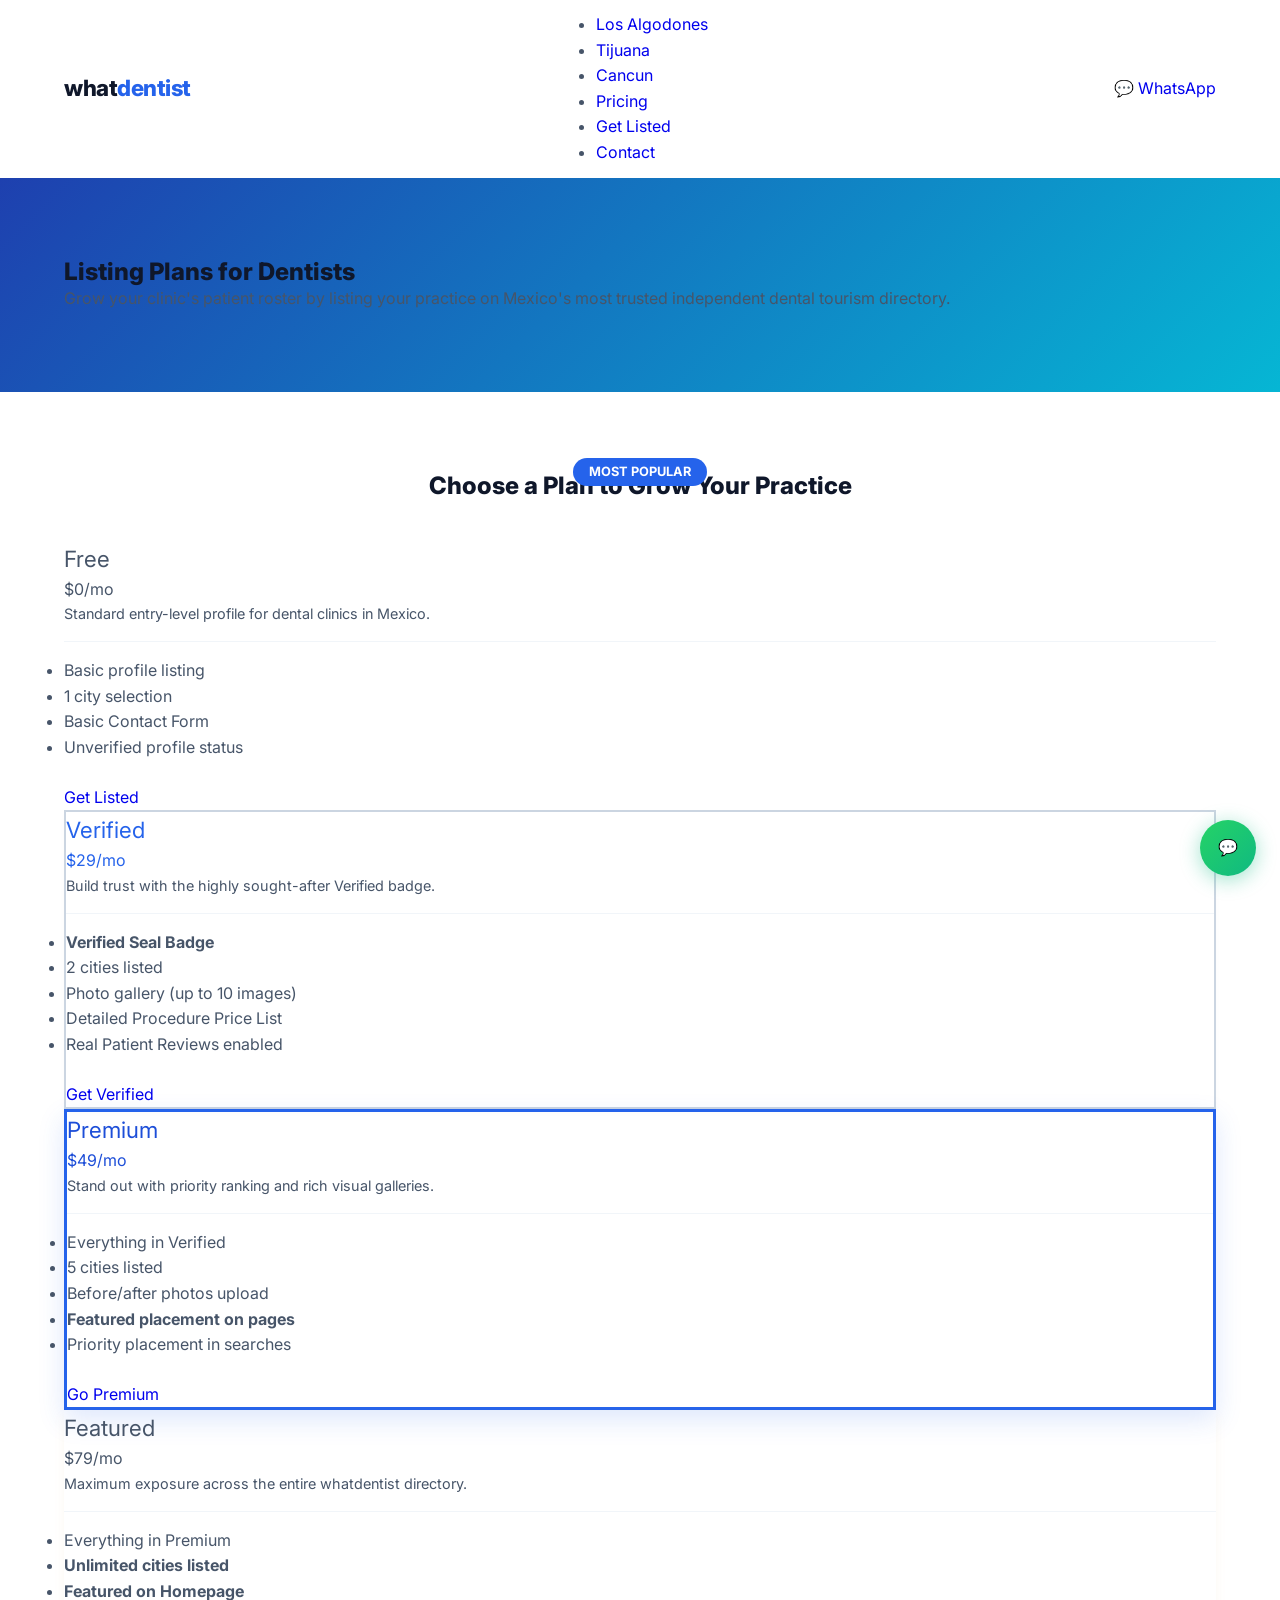
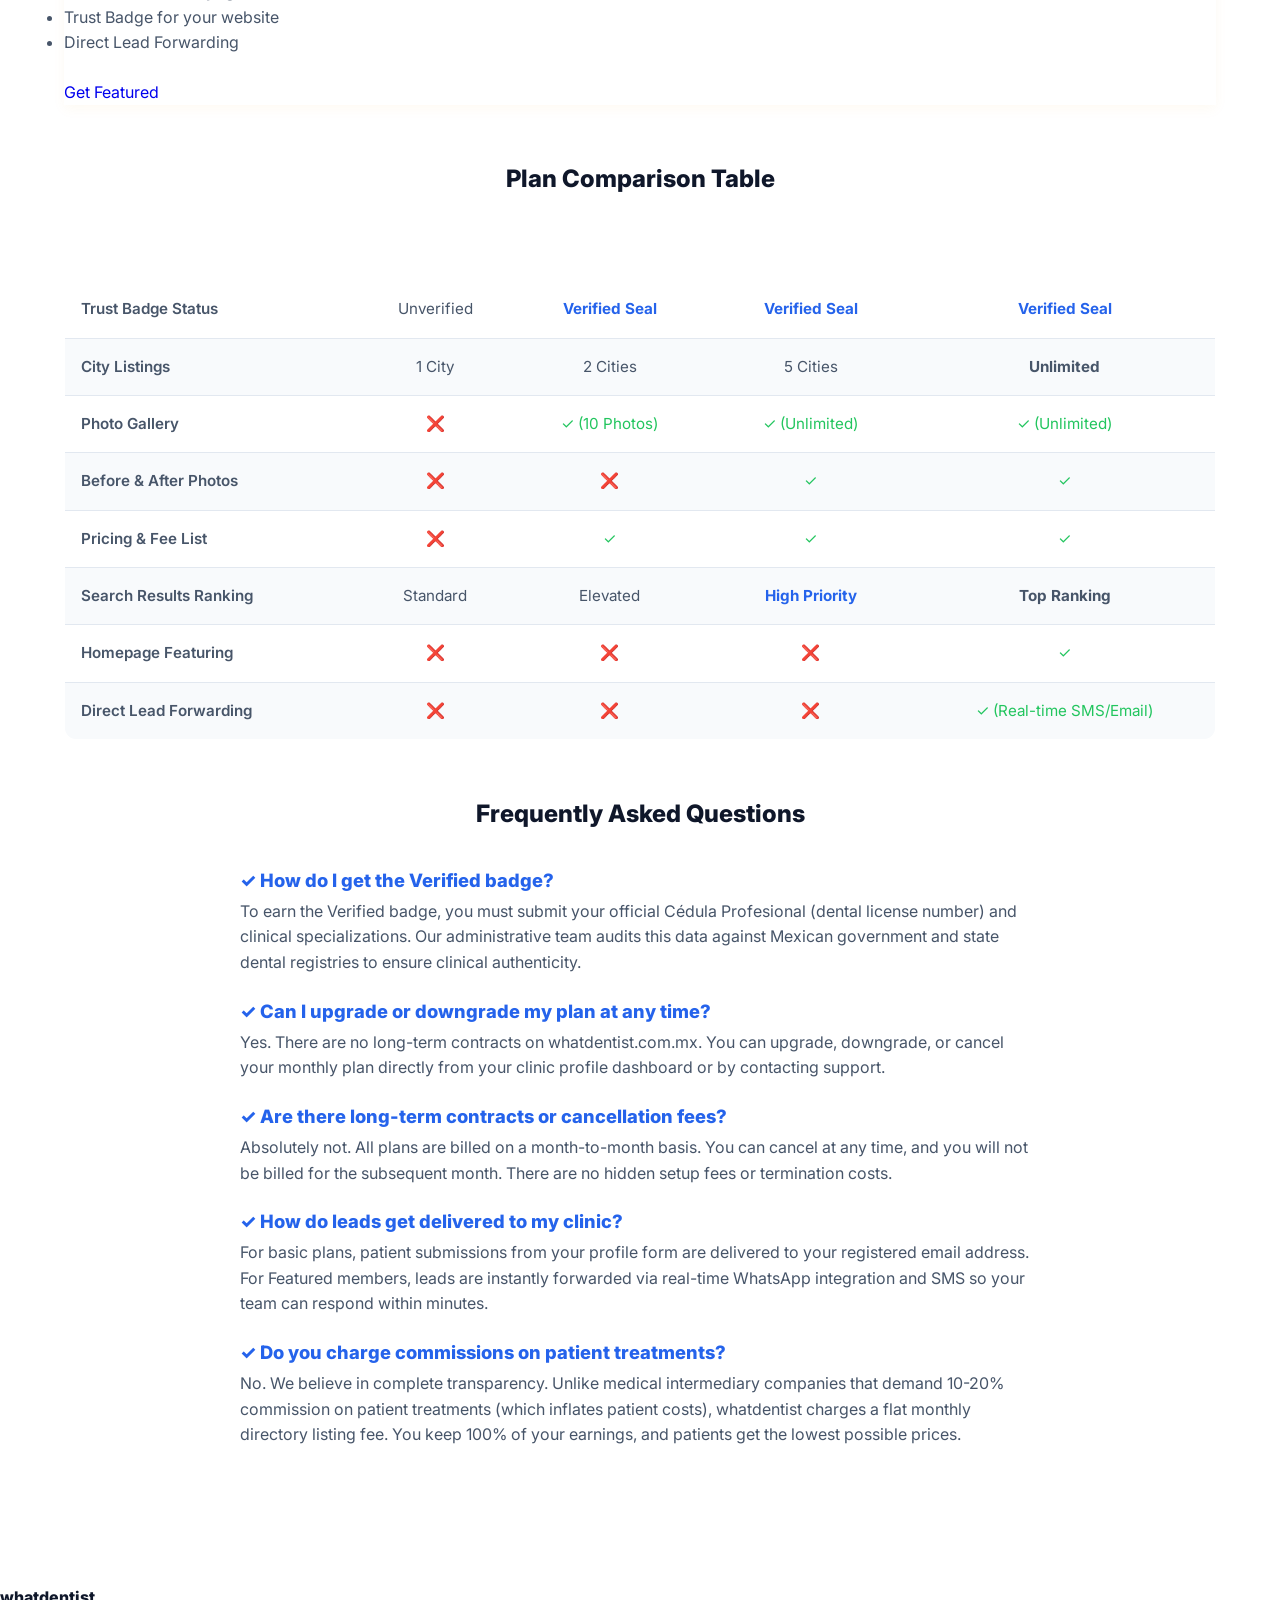
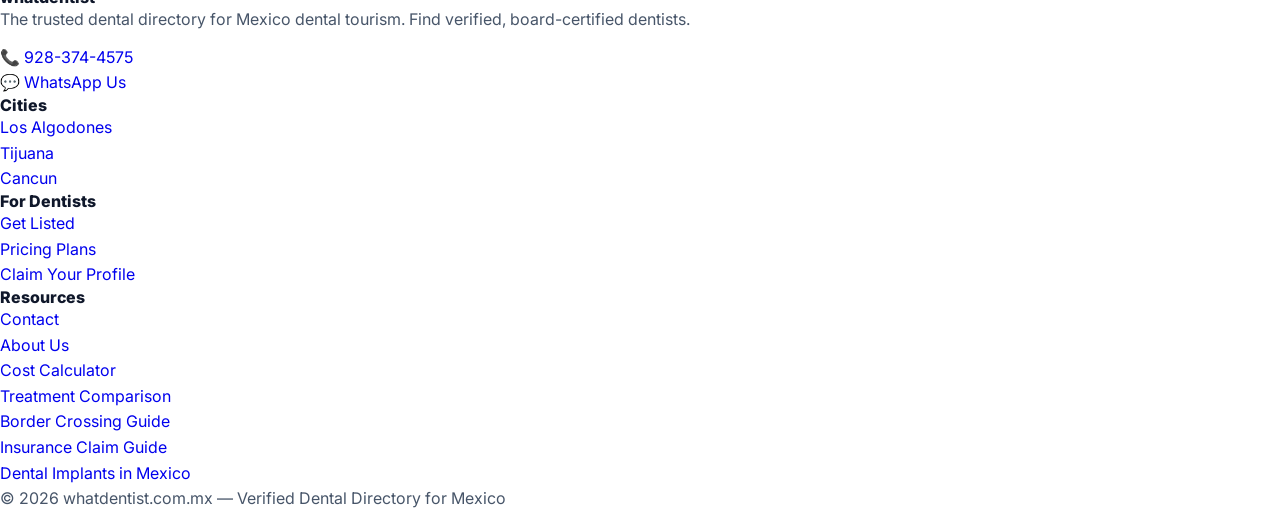
<file: pricing.html>
<!DOCTYPE html>
<html lang="en">
<head>
<!-- Google Analytics (GA4) -->
  <script async src="https://www.googletagmanager.com/gtag/js?id=G-CHQVD8TGW8"></script>
  <script>
    window.dataLayer = window.dataLayer || [];
    function gtag(){dataLayer.push(arguments);}
    gtag("js", new Date());
    gtag("config", "G-CHQVD8TGW8");
  </script>
  <meta charset="UTF-8">
  <meta name="viewport" content="width=device-width, initial-scale=1.0">
  <title>Listing Plans & Pricing | whatdentist.com.mx</title>
  <meta name="description" content="Find the perfect directory listing plan for your dental clinic in Mexico. Compare Free, Verified, Premium, and Featured options to grow your patient base.">
  <link rel="canonical" href="https://whatdentist.com.mx/pricing">
  <meta name="robots" content="index, follow">
  
  <meta property="og:title" content="Listing Plans & Pricing | whatdentist.com.mx">
  <meta property="og:description" content="Find the perfect directory listing plan for your dental clinic in Mexico. Compare Free, Verified, Premium, and Featured options to grow your patient base.">
  <meta property="og:type" content="website">
  <meta property="og:url" content="https://whatdentist.com.mx/pricing">
  
  <link rel="stylesheet" href="/css/styles.css">
  
</head>
<body>
<header><div class="header-inner"><a href="/" class="logo">what<span>dentist</span></a><nav><ul><li><a href="/los-algodones">Los Algodones</a></li><li><a href="/tijuana">Tijuana</a></li><li><a href="/cancun">Cancun</a></li><li><a href="/pricing">Pricing</a></li><li><a href="/get-listed">Get Listed</a></li><li><a href="/contact">Contact</a></li></ul></nav><a href="https://wa.me/19283744575" class="btn btn-green">💬 WhatsApp</a><button class="mobile-menu-btn">☰</button></div></header>
<section class="hero" style="background: linear-gradient(135deg, #1e40af 0%, #06b6d4 100%);">
  <div class="container">
    <h1>Listing Plans for Dentists</h1>
    <p>Grow your clinic's patient roster by listing your practice on Mexico's most trusted independent dental tourism directory.</p>
  </div>
</section>

<section>
  <div class="container">
    <h2 style="text-align: center; margin-bottom: 40px;">Choose a Plan to Grow Your Practice</h2>
    
    <div class="pricing-grid">
      <div class="pricing-card">
        <div class="plan-name" style="font-size: 1.4rem; color: var(--gray);">Free</div>
        <div class="price" style="color: var(--dark);">$0<span style="font-size:1rem; font-weight:400;">/mo</span></div>
        <p style="color: var(--gray); font-size: 0.9rem; margin-bottom: 16px;">Standard entry-level profile for dental clinics in Mexico.</p>
        <ul style="border-top: 1px solid #f1f5f9; padding-top: 16px;">
          <li>Basic profile listing</li>
          <li>1 city selection</li>
          <li>Basic Contact Form</li>
          <li>Unverified profile status</li>
        </ul>
        <a href="/get-listed?plan=free" class="btn btn-primary" style="display: block; margin-top: 24px; text-decoration: none;">Get Listed</a>
      </div>

      <div class="pricing-card" style="border: 2px solid #cbd5e1; box-shadow: 0 4px 6px rgba(0,0,0,0.02);">
        <div class="plan-name" style="font-size: 1.4rem; color: var(--primary);">Verified</div>
        <div class="price" style="color: var(--primary);">$29<span style="font-size:1rem; font-weight:400; color: var(--gray);">/mo</span></div>
        <p style="color: var(--gray); font-size: 0.9rem; margin-bottom: 16px;">Build trust with the highly sought-after Verified badge.</p>
        <ul style="border-top: 1px solid #f1f5f9; padding-top: 16px;">
          <li><strong>Verified Seal Badge</strong></li>
          <li>2 cities listed</li>
          <li>Photo gallery (up to 10 images)</li>
          <li>Detailed Procedure Price List</li>
          <li>Real Patient Reviews enabled</li>
        </ul>
        <a href="/get-listed?plan=verified" class="btn btn-primary" style="display: block; margin-top: 24px; text-decoration: none;">Get Verified</a>
      </div>

      <div class="pricing-card featured" style="border: 3px solid var(--primary); box-shadow: 0 10px 25px rgba(37,99,235,0.15);">
        <div style="position: absolute; top: -14px; left: 50%; transform: translateX(-50%); background: var(--primary); color: white; padding: 4px 16px; border-radius: 20px; font-size: 0.8rem; font-weight: 700; text-transform: uppercase;">Most Popular</div>
        <div class="plan-name" style="font-size: 1.4rem; color: var(--primary-dark);">Premium</div>
        <div class="price" style="color: var(--primary-dark);">$49<span style="font-size:1rem; font-weight:400; color: var(--gray);">/mo</span></div>
        <p style="color: var(--gray); font-size: 0.9rem; margin-bottom: 16px;">Stand out with priority ranking and rich visual galleries.</p>
        <ul style="border-top: 1px solid #f1f5f9; padding-top: 16px;">
          <li>Everything in Verified</li>
          <li>5 cities listed</li>
          <li>Before/after photos upload</li>
          <li><strong>Featured placement on pages</strong></li>
          <li>Priority placement in searches</li>
        </ul>
        <a href="/get-listed?plan=premium" class="btn btn-primary" style="display: block; margin-top: 24px; text-decoration: none;">Go Premium</a>
      </div>

      <div class="pricing-card" style="border: 2px solid var(--gold); box-shadow: 0 4px 12px rgba(245,158,11,0.05);">
        <div class="plan-name" style="font-size: 1.4rem; color: var(--gold);">Featured</div>
        <div class="price" style="color: var(--gold);">$79<span style="font-size:1rem; font-weight:400; color: var(--gray);">/mo</span></div>
        <p style="color: var(--gray); font-size: 0.9rem; margin-bottom: 16px;">Maximum exposure across the entire whatdentist directory.</p>
        <ul style="border-top: 1px solid #f1f5f9; padding-top: 16px;">
          <li>Everything in Premium</li>
          <li><strong>Unlimited cities listed</strong></li>
          <li><strong>Featured on Homepage</strong></li>
          <li>Trust Badge for your website</li>
          <li>Direct Lead Forwarding</li>
        </ul>
        <a href="/get-listed?plan=featured" class="btn btn-gold" style="display: block; margin-top: 24px; text-decoration: none;">Get Featured</a>
      </div>
    </div>

    <!-- Comparison Table -->
    <h2 style="text-align: center; margin-top: 60px; margin-bottom: 30px;">Plan Comparison Table</h2>
    <div style="overflow-x: auto; margin-bottom: 60px;">
      <table style="width: 100%; border-collapse: collapse; background: var(--white); border-radius: 12px; overflow: hidden; border: 1px solid #cbd5e1; font-size: 0.95rem; min-width: 600px;">
        <thead>
          <tr style="background: var(--dark); color: var(--white); text-align: left;">
            <th style="padding: 16px;">Features</th>
            <th style="padding: 16px; text-align: center;">Free ($0)</th>
            <th style="padding: 16px; text-align: center;">Verified ($29)</th>
            <th style="padding: 16px; text-align: center;">Premium ($49)</th>
            <th style="padding: 16px; text-align: center;">Featured ($79)</th>
          </tr>
        </thead>
        <tbody>
          <tr style="border-bottom: 1px solid #e2e8f0;">
            <td style="padding: 16px; font-weight: 600;">Trust Badge Status</td>
            <td style="padding: 16px; text-align: center; color: var(--gray);">Unverified</td>
            <td style="padding: 16px; text-align: center; color: var(--primary); font-weight: 700;">Verified Seal</td>
            <td style="padding: 16px; text-align: center; color: var(--primary); font-weight: 700;">Verified Seal</td>
            <td style="padding: 16px; text-align: center; color: var(--primary); font-weight: 700;">Verified Seal</td>
          </tr>
          <tr style="border-bottom: 1px solid #e2e8f0; background: #f8fafc;">
            <td style="padding: 16px; font-weight: 600;">City Listings</td>
            <td style="padding: 16px; text-align: center;">1 City</td>
            <td style="padding: 16px; text-align: center;">2 Cities</td>
            <td style="padding: 16px; text-align: center;">5 Cities</td>
            <td style="padding: 16px; text-align: center; font-weight: 700; color: var(--gold);">Unlimited</td>
          </tr>
          <tr style="border-bottom: 1px solid #e2e8f0;">
            <td style="padding: 16px; font-weight: 600;">Photo Gallery</td>
            <td style="padding: 16px; text-align: center; color: #ef4444;">❌</td>
            <td style="padding: 16px; text-align: center; color: #22c55e;">✓ (10 Photos)</td>
            <td style="padding: 16px; text-align: center; color: #22c55e;">✓ (Unlimited)</td>
            <td style="padding: 16px; text-align: center; color: #22c55e;">✓ (Unlimited)</td>
          </tr>
          <tr style="border-bottom: 1px solid #e2e8f0; background: #f8fafc;">
            <td style="padding: 16px; font-weight: 600;">Before & After Photos</td>
            <td style="padding: 16px; text-align: center; color: #ef4444;">❌</td>
            <td style="padding: 16px; text-align: center; color: #ef4444;">❌</td>
            <td style="padding: 16px; text-align: center; color: #22c55e;">✓</td>
            <td style="padding: 16px; text-align: center; color: #22c55e;">✓</td>
          </tr>
          <tr style="border-bottom: 1px solid #e2e8f0;">
            <td style="padding: 16px; font-weight: 600;">Pricing & Fee List</td>
            <td style="padding: 16px; text-align: center; color: #ef4444;">❌</td>
            <td style="padding: 16px; text-align: center; color: #22c55e;">✓</td>
            <td style="padding: 16px; text-align: center; color: #22c55e;">✓</td>
            <td style="padding: 16px; text-align: center; color: #22c55e;">✓</td>
          </tr>
          <tr style="border-bottom: 1px solid #e2e8f0; background: #f8fafc;">
            <td style="padding: 16px; font-weight: 600;">Search Results Ranking</td>
            <td style="padding: 16px; text-align: center;">Standard</td>
            <td style="padding: 16px; text-align: center;">Elevated</td>
            <td style="padding: 16px; text-align: center; font-weight: 700; color: var(--primary);">High Priority</td>
            <td style="padding: 16px; text-align: center; font-weight: 700; color: var(--gold);">Top Ranking</td>
          </tr>
          <tr style="border-bottom: 1px solid #e2e8f0;">
            <td style="padding: 16px; font-weight: 600;">Homepage Featuring</td>
            <td style="padding: 16px; text-align: center; color: #ef4444;">❌</td>
            <td style="padding: 16px; text-align: center; color: #ef4444;">❌</td>
            <td style="padding: 16px; text-align: center; color: #ef4444;">❌</td>
            <td style="padding: 16px; text-align: center; color: #22c55e;">✓</td>
          </tr>
          <tr style="border-bottom: 1px solid #e2e8f0; background: #f8fafc;">
            <td style="padding: 16px; font-weight: 600;">Direct Lead Forwarding</td>
            <td style="padding: 16px; text-align: center; color: #ef4444;">❌</td>
            <td style="padding: 16px; text-align: center; color: #ef4444;">❌</td>
            <td style="padding: 16px; text-align: center; color: #ef4444;">❌</td>
            <td style="padding: 16px; text-align: center; color: #22c55e;">✓ (Real-time SMS/Email)</td>
          </tr>
        </tbody>
      </table>
    </div>

    <!-- FAQ Section -->
    <h2 style="text-align: center; margin-bottom: 40px;">Frequently Asked Questions</h2>
    <div style="max-width: 800px; margin: 0 auto 60px; display: flex; flex-direction: column; gap: 24px;">
      <div>
        <h3 style="color: var(--primary); font-size: 1.15rem; margin-bottom: 8px;">✓ How do I get the Verified badge?</h3>
        <p style="color: var(--gray);">To earn the Verified badge, you must submit your official Cédula Profesional (dental license number) and clinical specializations. Our administrative team audits this data against Mexican government and state dental registries to ensure clinical authenticity.</p>
      </div>
      <div>
        <h3 style="color: var(--primary); font-size: 1.15rem; margin-bottom: 8px;">✓ Can I upgrade or downgrade my plan at any time?</h3>
        <p style="color: var(--gray);">Yes. There are no long-term contracts on whatdentist.com.mx. You can upgrade, downgrade, or cancel your monthly plan directly from your clinic profile dashboard or by contacting support.</p>
      </div>
      <div>
        <h3 style="color: var(--primary); font-size: 1.15rem; margin-bottom: 8px;">✓ Are there long-term contracts or cancellation fees?</h3>
        <p style="color: var(--gray);">Absolutely not. All plans are billed on a month-to-month basis. You can cancel at any time, and you will not be billed for the subsequent month. There are no hidden setup fees or termination costs.</p>
      </div>
      <div>
        <h3 style="color: var(--primary); font-size: 1.15rem; margin-bottom: 8px;">✓ How do leads get delivered to my clinic?</h3>
        <p style="color: var(--gray);">For basic plans, patient submissions from your profile form are delivered to your registered email address. For Featured members, leads are instantly forwarded via real-time WhatsApp integration and SMS so your team can respond within minutes.</p>
      </div>
      <div>
        <h3 style="color: var(--primary); font-size: 1.15rem; margin-bottom: 8px;">✓ Do you charge commissions on patient treatments?</h3>
        <p style="color: var(--gray);">No. We believe in complete transparency. Unlike medical intermediary companies that demand 10-20% commission on patient treatments (which inflates patient costs), whatdentist charges a flat monthly directory listing fee. You keep 100% of your earnings, and patients get the lowest possible prices.</p>
      </div>
    </div>
  </div>
</section>
<footer>
  <div class="footer-grid">
    <div>
      <h4>whatdentist</h4>
      <p>The trusted dental directory for Mexico dental tourism. Find verified, board-certified dentists.</p>
      <p style="margin-top: 12px;">📞 <a href="tel:+19283744575">928-374-4575</a></p>
      <p>💬 <a href="https://wa.me/19283744575">WhatsApp Us</a></p>
    </div>
    <div>
      <h4>Cities</h4>
      <ul>
        <li><a href="/los-algodones">Los Algodones</a></li>
        <li><a href="/tijuana">Tijuana</a></li>
        <li><a href="/cancun">Cancun</a></li>
      </ul>
    </div>
    <div>
      <h4>For Dentists</h4>
      <ul>
        <li><a href="/get-listed">Get Listed</a></li>
        <li><a href="/pricing">Pricing Plans</a></li>
        <li><a href="/claim-profile">Claim Your Profile</a></li>
      </ul>
    </div>
    <div>
      <h4>Resources</h4>
      <ul>
        <li><a href="/contact">Contact</a></li>
        <li><a href="/about">About Us</a></li>
        <li><a href="https://dentalimplantsinmexico.info/cost-calculator" rel="noopener">Cost Calculator</a></li>
        <li><a href="https://dentalimplantsinmexico.info/treatment-comparison" rel="noopener">Treatment Comparison</a></li>
        <li><a href="https://dentalimplantsinmexico.info/border-crossing-checklist" rel="noopener">Border Crossing Guide</a></li>
        <li><a href="https://dentalimplantsinmexico.info/insurance-claim-guide" rel="noopener">Insurance Claim Guide</a></li>
        <li><a href="https://dentalimplantsinmexico.info" rel="noopener">Dental Implants in Mexico</a></li>
      </ul>
    </div>
  </div>
  <div class="footer-bottom">
    <p>&copy; 2026 whatdentist.com.mx — Verified Dental Directory for Mexico</p>
  </div>
</footer>

<a href="https://wa.me/19283744575" class="whatsapp-float" title="Chat on WhatsApp">💬</a>

<script>
  // Mobile menu toggle script for responsiveness
  document.querySelector('.mobile-menu-btn').addEventListener('click', function() {
    const navUl = document.querySelector('nav ul');
    if (navUl.style.display === 'flex') {
      navUl.style.display = 'none';
    } else {
      navUl.style.display = 'flex';
      navUl.style.flexDirection = 'column';
      navUl.style.position = 'absolute';
      navUl.style.top = '70px';
      navUl.style.left = '0';
      navUl.style.width = '100%';
      navUl.style.background = '#ffffff';
      navUl.style.padding = '20px';
      navUl.style.boxShadow = '0 4px 6px rgba(0,0,0,0.1)';
      navUl.style.borderBottom = '2px solid var(--primary)';
      navUl.style.zIndex = '999';
    }
  });
</script>
</file>
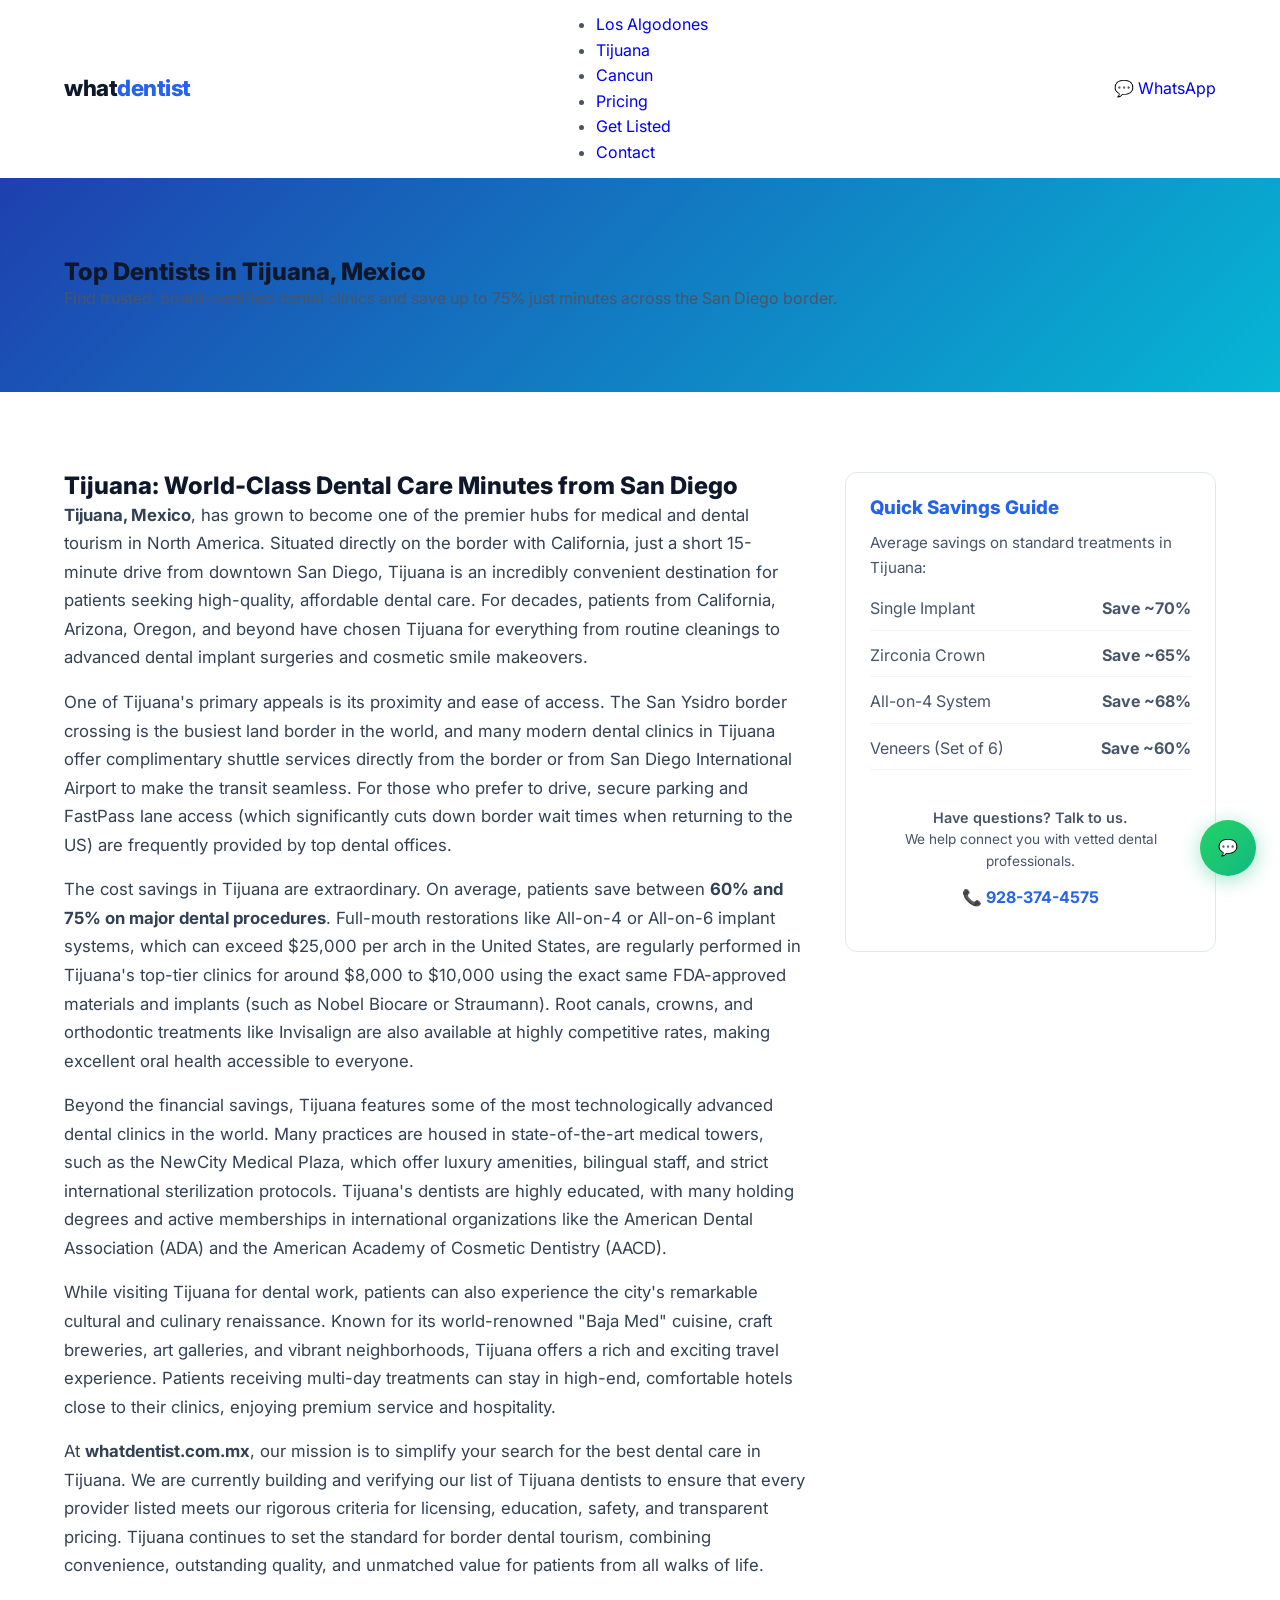
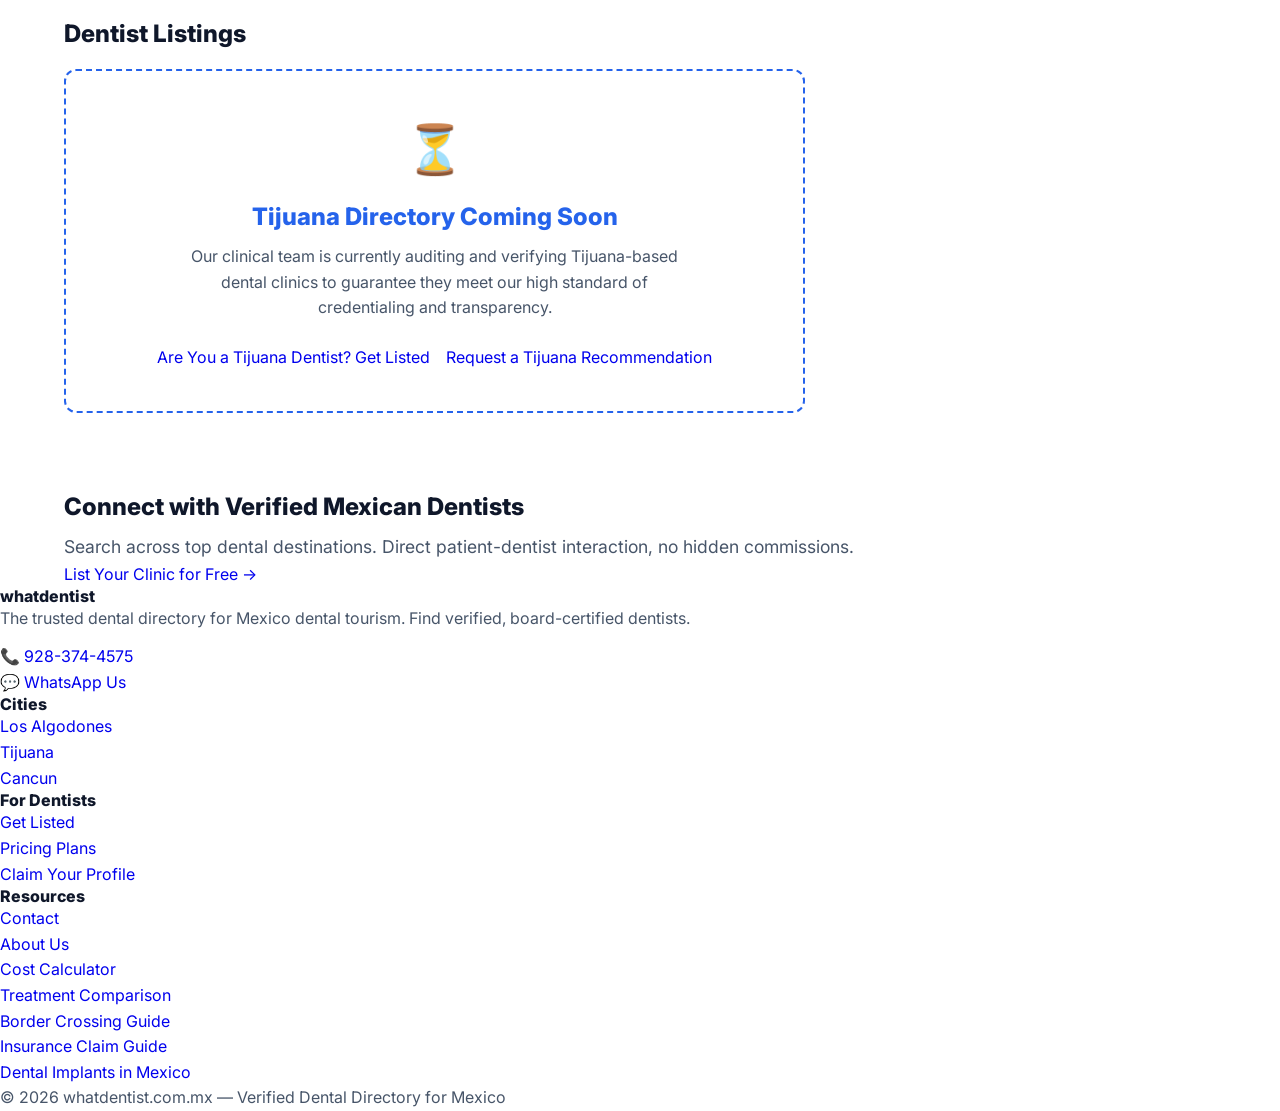
<file: tijuana.html>
<!DOCTYPE html>
<html lang="en">
<head>
<!-- Google Analytics (GA4) -->
  <script async src="https://www.googletagmanager.com/gtag/js?id=G-CHQVD8TGW8"></script>
  <script>
    window.dataLayer = window.dataLayer || [];
    function gtag(){dataLayer.push(arguments);}
    gtag("js", new Date());
    gtag("config", "G-CHQVD8TGW8");
  </script>
  <meta charset="UTF-8">
  <meta name="viewport" content="width=device-width, initial-scale=1.0">
  <title>Top Dentists in Tijuana, Mexico | Verified Dental Directory</title>
  <meta name="description" content="Looking for the best dentist in Tijuana, Mexico? Read verified reviews, compare dental treatment costs, and check board certifications. Listings coming soon.">
  <link rel="canonical" href="https://whatdentist.com.mx/tijuana">
  <meta name="robots" content="index, follow">
  
  <meta property="og:title" content="Top Dentists in Tijuana, Mexico | Verified Dental Directory">
  <meta property="og:description" content="Looking for the best dentist in Tijuana, Mexico? Read verified reviews, compare dental treatment costs, and check board certifications. Listings coming soon.">
  <meta property="og:type" content="website">
  <meta property="og:url" content="https://whatdentist.com.mx/tijuana">
  
  <link rel="stylesheet" href="/css/styles.css">
  
</head>
<body>
<header><div class="header-inner"><a href="/" class="logo">what<span>dentist</span></a><nav><ul><li><a href="/los-algodones">Los Algodones</a></li><li><a href="/tijuana">Tijuana</a></li><li><a href="/cancun">Cancun</a></li><li><a href="/pricing">Pricing</a></li><li><a href="/get-listed">Get Listed</a></li><li><a href="/contact">Contact</a></li></ul></nav><a href="https://wa.me/19283744575" class="btn btn-green">💬 WhatsApp</a><button class="mobile-menu-btn">☰</button></div></header>
<section class="hero" style="background: linear-gradient(135deg, #1e40af 0%, #06b6d4 100%);">
  <div class="container">
    <h1>Top Dentists in Tijuana, Mexico</h1>
    <p>Find trusted, board-certified dental clinics and save up to 75% just minutes across the San Diego border.</p>
  </div>
</section>

<section>
  <div class="container">
    <div style="display: grid; grid-template-columns: 2fr 1fr; gap: 40px; align-items: start;">
      <div>
        <h2>Tijuana: World-Class Dental Care Minutes from San Diego</h2>
        <div style="font-size: 1.05rem; color: #334155; line-height: 1.7; display: flex; flex-direction: column; gap: 16px;">
          <p>
            <strong>Tijuana, Mexico</strong>, has grown to become one of the premier hubs for medical and dental tourism in North America. Situated directly on the border with California, just a short 15-minute drive from downtown San Diego, Tijuana is an incredibly convenient destination for patients seeking high-quality, affordable dental care. For decades, patients from California, Arizona, Oregon, and beyond have chosen Tijuana for everything from routine cleanings to advanced dental implant surgeries and cosmetic smile makeovers.
          </p>
          <p>
            One of Tijuana's primary appeals is its proximity and ease of access. The San Ysidro border crossing is the busiest land border in the world, and many modern dental clinics in Tijuana offer complimentary shuttle services directly from the border or from San Diego International Airport to make the transit seamless. For those who prefer to drive, secure parking and FastPass lane access (which significantly cuts down border wait times when returning to the US) are frequently provided by top dental offices.
          </p>
          <p>
            The cost savings in Tijuana are extraordinary. On average, patients save between <strong>60% and 75% on major dental procedures</strong>. Full-mouth restorations like All-on-4 or All-on-6 implant systems, which can exceed $25,000 per arch in the United States, are regularly performed in Tijuana's top-tier clinics for around $8,000 to $10,000 using the exact same FDA-approved materials and implants (such as Nobel Biocare or Straumann). Root canals, crowns, and orthodontic treatments like Invisalign are also available at highly competitive rates, making excellent oral health accessible to everyone.
          </p>
          <p>
            Beyond the financial savings, Tijuana features some of the most technologically advanced dental clinics in the world. Many practices are housed in state-of-the-art medical towers, such as the NewCity Medical Plaza, which offer luxury amenities, bilingual staff, and strict international sterilization protocols. Tijuana's dentists are highly educated, with many holding degrees and active memberships in international organizations like the American Dental Association (ADA) and the American Academy of Cosmetic Dentistry (AACD).
          </p>
          <p>
            While visiting Tijuana for dental work, patients can also experience the city's remarkable cultural and culinary renaissance. Known for its world-renowned "Baja Med" cuisine, craft breweries, art galleries, and vibrant neighborhoods, Tijuana offers a rich and exciting travel experience. Patients receiving multi-day treatments can stay in high-end, comfortable hotels close to their clinics, enjoying premium service and hospitality.
          </p>
          <p>
            At <strong>whatdentist.com.mx</strong>, our mission is to simplify your search for the best dental care in Tijuana. We are currently building and verifying our list of Tijuana dentists to ensure that every provider listed meets our rigorous criteria for licensing, education, safety, and transparent pricing. Tijuana continues to set the standard for border dental tourism, combining convenience, outstanding quality, and unmatched value for patients from all walks of life.
          </p>
        </div>

        <h2 style="margin-top: 40px;">Dentist Listings</h2>
        
        <!-- Coming Soon Block -->
        <div style="background: var(--white); border: 2px dashed var(--primary); padding: 40px; border-radius: 12px; text-align: center; margin-top: 20px;">
          <span style="font-size: 3rem;">⏳</span>
          <h3 style="margin-top: 16px; color: var(--primary); font-size: 1.5rem;">Tijuana Directory Coming Soon</h3>
          <p style="color: var(--gray); max-width: 500px; margin: 12px auto 24px;">Our clinical team is currently auditing and verifying Tijuana-based dental clinics to guarantee they meet our high standard of credentialing and transparency.</p>
          <div style="display: flex; justify-content: center; gap: 16px;">
            <a href="/get-listed" class="btn btn-primary">Are You a Tijuana Dentist? Get Listed</a>
            <a href="/contact" class="btn btn-green">Request a Tijuana Recommendation</a>
          </div>
        </div>
      </div>

      <!-- Cost comparison short sidebar -->
      <div style="background: var(--white); padding: 24px; border-radius: 12px; border: 1px solid #e2e8f0; position: sticky; top: 100px;">
        <h3 style="margin-bottom: 12px; color: var(--primary);">Quick Savings Guide</h3>
        <p style="color: var(--gray); font-size: 0.95rem; margin-bottom: 16px;">Average savings on standard treatments in Tijuana:</p>
        <ul style="list-style: none; display: flex; flex-direction: column; gap: 12px;">
          <li style="display: flex; justify-content: space-between; border-bottom: 1px solid #f1f5f9; padding-bottom: 8px;">
            <span>Single Implant</span>
            <span style="color: var(--green); font-weight: 700;">Save ~70%</span>
          </li>
          <li style="display: flex; justify-content: space-between; border-bottom: 1px solid #f1f5f9; padding-bottom: 8px;">
            <span>Zirconia Crown</span>
            <span style="color: var(--green); font-weight: 700;">Save ~65%</span>
          </li>
          <li style="display: flex; justify-content: space-between; border-bottom: 1px solid #f1f5f9; padding-bottom: 8px;">
            <span>All-on-4 System</span>
            <span style="color: var(--green); font-weight: 700;">Save ~68%</span>
          </li>
          <li style="display: flex; justify-content: space-between; border-bottom: 1px solid #f1f5f9; padding-bottom: 8px;">
            <span>Veneers (Set of 6)</span>
            <span style="color: var(--green); font-weight: 700;">Save ~60%</span>
          </li>
        </ul>
        <div style="background: var(--light-gray); padding: 16px; border-radius: 8px; margin-top: 20px; text-align: center;">
          <p style="font-size: 0.9rem; font-weight: 600; color: var(--dark);">Have questions? Talk to us.</p>
          <p style="font-size: 0.85rem; color: var(--gray); margin-bottom: 12px;">We help connect you with vetted dental professionals.</p>
          <a href="tel:+19283744575" style="font-weight: 700; color: var(--primary);">📞 928-374-4575</a>
        </div>
      </div>
    </div>
  </div>
</section>

<div class="cta-bar">
  <div class="container">
    <h2>Connect with Verified Mexican Dentists</h2>
    <p style="margin-top: 12px; font-size: 1.1rem;">Search across top dental destinations. Direct patient-dentist interaction, no hidden commissions.</p>
    <a href="/get-listed">List Your Clinic for Free →</a>
  </div>
</div>
<footer>
  <div class="footer-grid">
    <div>
      <h4>whatdentist</h4>
      <p>The trusted dental directory for Mexico dental tourism. Find verified, board-certified dentists.</p>
      <p style="margin-top: 12px;">📞 <a href="tel:+19283744575">928-374-4575</a></p>
      <p>💬 <a href="https://wa.me/19283744575">WhatsApp Us</a></p>
    </div>
    <div>
      <h4>Cities</h4>
      <ul>
        <li><a href="/los-algodones">Los Algodones</a></li>
        <li><a href="/tijuana">Tijuana</a></li>
        <li><a href="/cancun">Cancun</a></li>
      </ul>
    </div>
    <div>
      <h4>For Dentists</h4>
      <ul>
        <li><a href="/get-listed">Get Listed</a></li>
        <li><a href="/pricing">Pricing Plans</a></li>
        <li><a href="/claim-profile">Claim Your Profile</a></li>
      </ul>
    </div>
    <div>
      <h4>Resources</h4>
      <ul>
        <li><a href="/contact">Contact</a></li>
        <li><a href="/about">About Us</a></li>
        <li><a href="https://dentalimplantsinmexico.info/cost-calculator" rel="noopener">Cost Calculator</a></li>
        <li><a href="https://dentalimplantsinmexico.info/treatment-comparison" rel="noopener">Treatment Comparison</a></li>
        <li><a href="https://dentalimplantsinmexico.info/border-crossing-checklist" rel="noopener">Border Crossing Guide</a></li>
        <li><a href="https://dentalimplantsinmexico.info/insurance-claim-guide" rel="noopener">Insurance Claim Guide</a></li>
        <li><a href="https://dentalimplantsinmexico.info" rel="noopener">Dental Implants in Mexico</a></li>
      </ul>
    </div>
  </div>
  <div class="footer-bottom">
    <p>&copy; 2026 whatdentist.com.mx — Verified Dental Directory for Mexico</p>
  </div>
</footer>

<a href="https://wa.me/19283744575" class="whatsapp-float" title="Chat on WhatsApp">💬</a>

<script>
  // Mobile menu toggle script for responsiveness
  document.querySelector('.mobile-menu-btn').addEventListener('click', function() {
    const navUl = document.querySelector('nav ul');
    if (navUl.style.display === 'flex') {
      navUl.style.display = 'none';
    } else {
      navUl.style.display = 'flex';
      navUl.style.flexDirection = 'column';
      navUl.style.position = 'absolute';
      navUl.style.top = '70px';
      navUl.style.left = '0';
      navUl.style.width = '100%';
      navUl.style.background = '#ffffff';
      navUl.style.padding = '20px';
      navUl.style.boxShadow = '0 4px 6px rgba(0,0,0,0.1)';
      navUl.style.borderBottom = '2px solid var(--primary)';
      navUl.style.zIndex = '999';
    }
  });
</script>
</file>
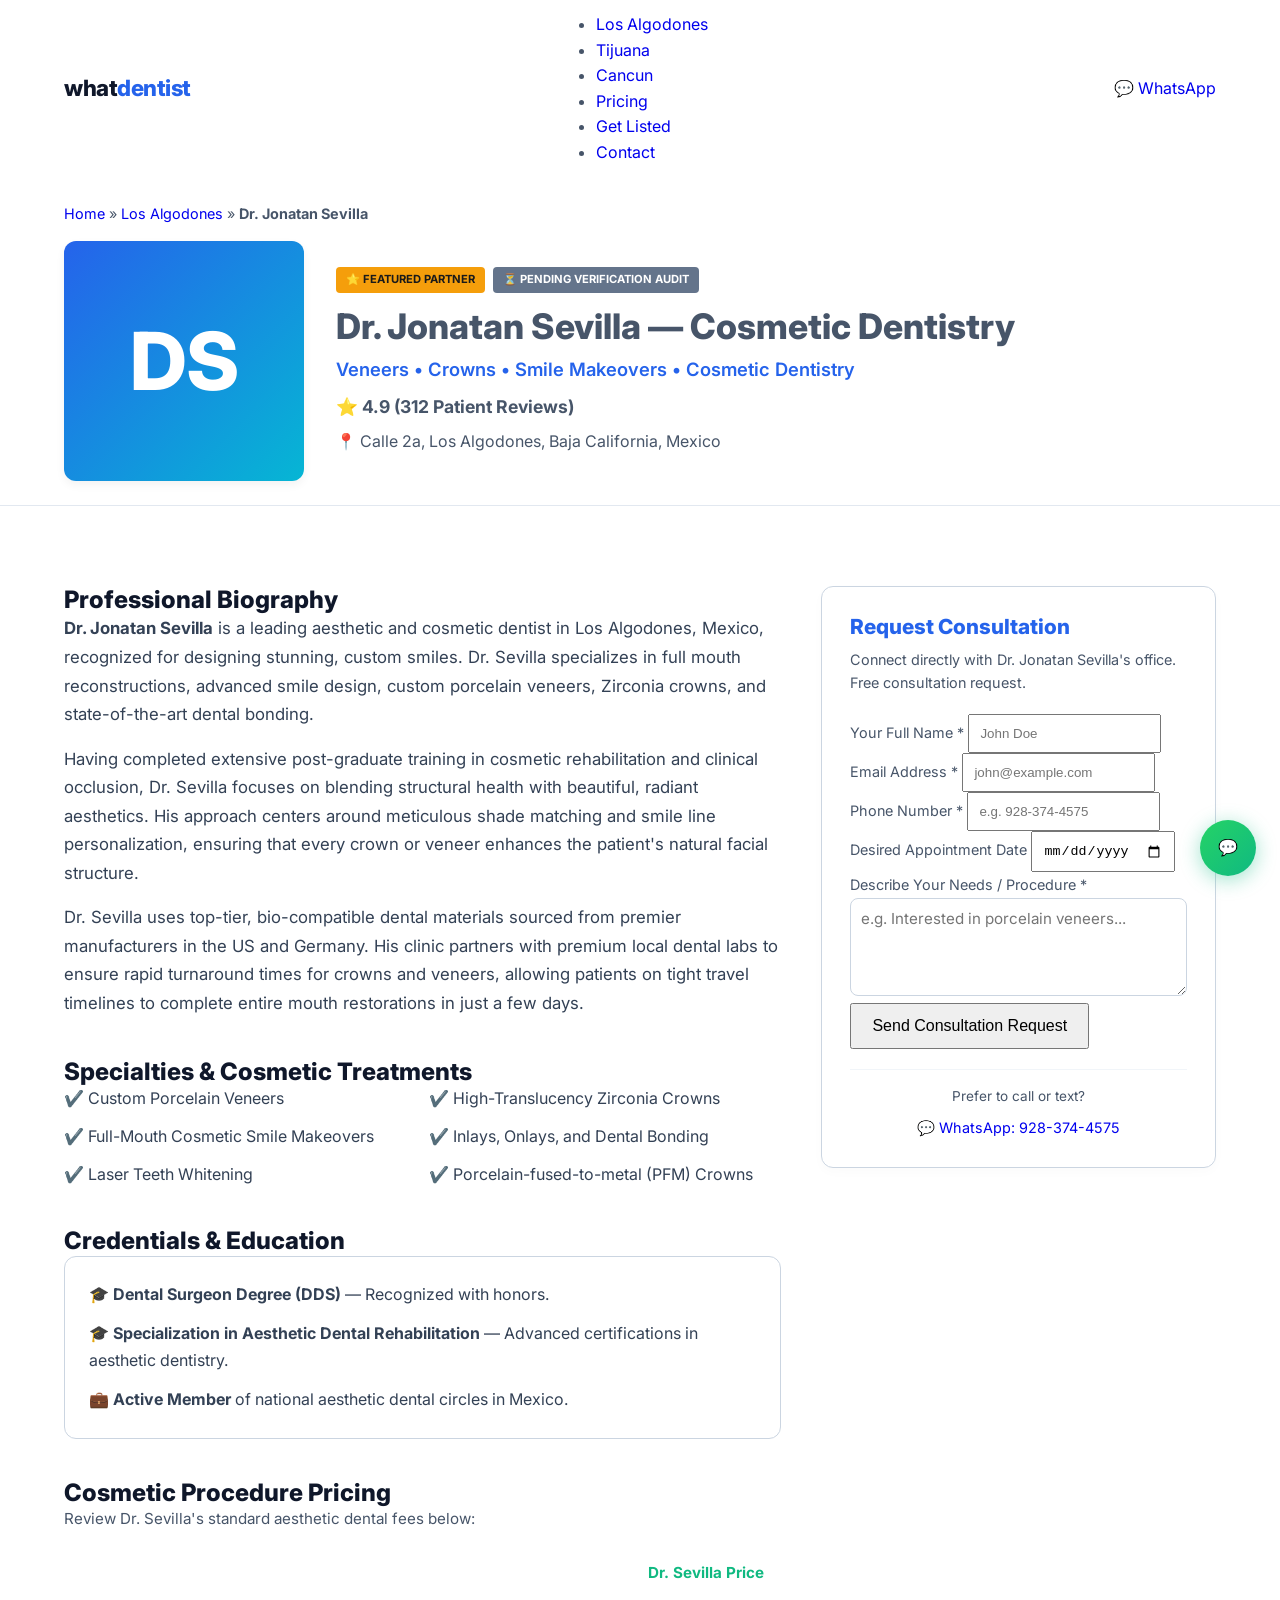
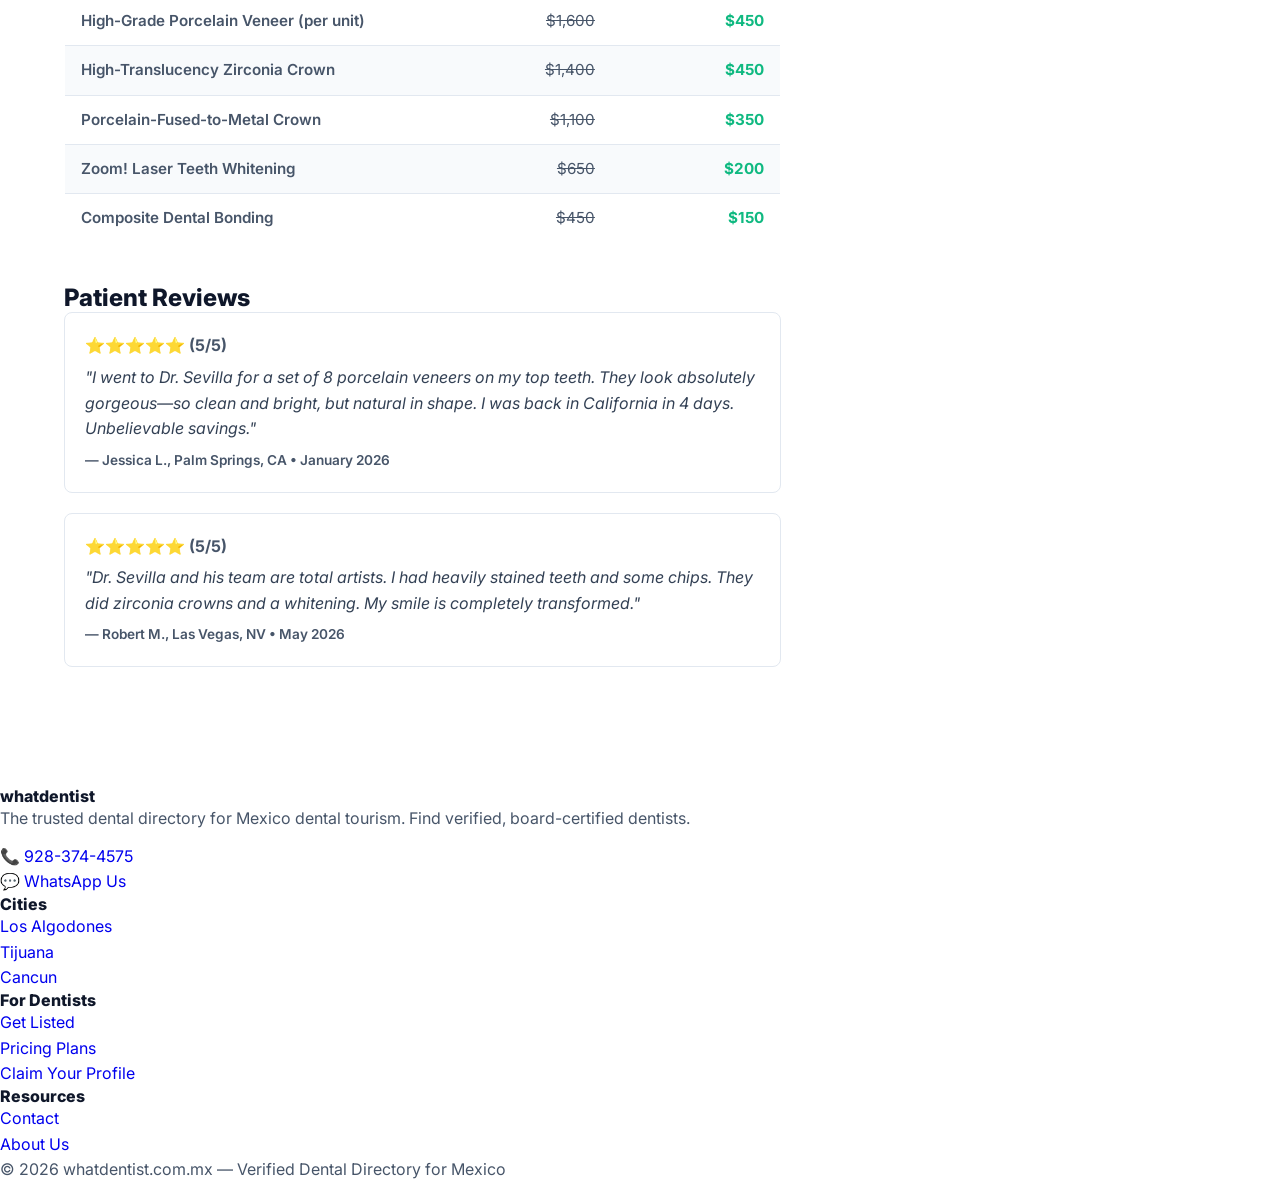
<file: dentist/dr-jonatan-sevilla.html>
<!DOCTYPE html>
<html lang="en">
<head>
<!-- Google Analytics (GA4) -->
  <script async src="https://www.googletagmanager.com/gtag/js?id=G-CHQVD8TGW8"></script>
  <script>
    window.dataLayer = window.dataLayer || [];
    function gtag(){dataLayer.push(arguments);}
    gtag("js", new Date());
    gtag("config", "G-CHQVD8TGW8");
  </script>
  <meta charset="UTF-8">
  <meta name="viewport" content="width=device-width, initial-scale=1.0">
  <title>Dr. Jonatan Sevilla — Cosmetic Dentistry Los Algodones | 4.9★</title>
  <meta name="description" content="View Dr. Jonatan Sevilla's profile on whatdentist.com.mx. Dedicated cosmetic dentist in Los Algodones, Mexico. Read patient reviews, compare pricing, and request free consultation.">
  <link rel="canonical" href="https://whatdentist.com.mx/dentist/dr-jonatan-sevilla">
  <meta name="robots" content="index, follow">
  
  <meta property="og:title" content="Dr. Jonatan Sevilla — Cosmetic Dentistry Los Algodones | 4.9★">
  <meta property="og:description" content="View Dr. Jonatan Sevilla's profile on whatdentist.com.mx. Dedicated cosmetic dentist in Los Algodones, Mexico. Read patient reviews, compare pricing, and request free consultation.">
  <meta property="og:type" content="website">
  <meta property="og:url" content="https://whatdentist.com.mx/dentist/dr-jonatan-sevilla">
  
  <link rel="stylesheet" href="/css/styles.css">
  <script type="application/ld+json">
  {
    "@context": "https://schema.org",
    "@type": "Dentist",
    "name": "Dr. Jonatan Sevilla",
    "telephone": "+1-928-374-4575",
    "priceRange": "$$",
    "address": {
      "@type": "PostalAddress",
      "addressLocality": "Los Algodones",
      "addressRegion": "Baja California",
      "addressCountry": "MX"
    },
    "aggregateRating": {
      "@type": "AggregateRating",
      "ratingValue": "4.9",
      "reviewCount": "312"
    }
  }
  </script>
</head>
<body>
<header><div class="header-inner"><a href="/" class="logo">what<span>dentist</span></a><nav><ul><li><a href="/los-algodones">Los Algodones</a></li><li><a href="/tijuana">Tijuana</a></li><li><a href="/cancun">Cancun</a></li><li><a href="/pricing">Pricing</a></li><li><a href="/get-listed">Get Listed</a></li><li><a href="/contact">Contact</a></li></ul></nav><a href="https://wa.me/19283744575" class="btn btn-green">💬 WhatsApp</a><button class="mobile-menu-btn">☰</button></div></header>
<section style="background: var(--white); border-bottom: 1px solid #e2e8f0; padding: 24px 0;">
  <div class="container" style="font-size: 0.9rem; color: var(--gray); margin-bottom: 16px;">
    <a href="/">Home</a> &raquo; <a href="/los-algodones">Los Algodones</a> &raquo; <strong style="color: var(--dark);">Dr. Jonatan Sevilla</strong>
  </div>
  <div class="container" style="display: grid; grid-template-columns: 240px 1fr; gap: 32px; align-items: center;">
    <div style="width: 100%; aspect-ratio: 1; background: linear-gradient(135deg, #2563eb, #06b6d4); display: flex; align-items: center; justify-content: center; color: white; font-size: 5rem; font-weight: 800; border-radius: 12px; box-shadow: 0 4px 10px rgba(0,0,0,0.05);">DS</div>
    <div>
      <div style="display: flex; gap: 8px; margin-bottom: 12px;">
        <span class="badge badge-featured" style="margin:0;">⭐ Featured Partner</span>
        <span class="badge badge-pending" style="margin:0;">⏳ Pending Verification Audit</span>
      </div>
      <h1 style="font-size: 2.2rem; color: var(--dark); margin-bottom: 8px; line-height: 1.2;">Dr. Jonatan Sevilla — Cosmetic Dentistry</h1>
      <p class="specialty" style="font-size: 1.15rem; color: var(--primary); font-weight: 600; margin-bottom: 8px;">Veneers • Crowns • Smile Makeovers • Cosmetic Dentistry</p>
      <p style="font-size: 1.1rem; font-weight: 700; color: var(--gold); margin-bottom: 8px;">⭐ 4.9 (312 Patient Reviews)</p>
      <p style="font-size: 1rem; color: var(--gray);">📍 Calle 2a, Los Algodones, Baja California, Mexico</p>
    </div>
  </div>
</section>

<section>
  <div class="container">
    <div style="display: grid; grid-template-columns: 2fr 1.1fr; gap: 40px; align-items: start;">
      
      <!-- Profile Details -->
      <div>
        <h2>Professional Biography</h2>
        <div style="font-size: 1.05rem; color: #334155; line-height: 1.7; display: flex; flex-direction: column; gap: 16px; margin-bottom: 40px;">
          <p>
            <strong>Dr. Jonatan Sevilla</strong> is a leading aesthetic and cosmetic dentist in Los Algodones, Mexico, recognized for designing stunning, custom smiles. Dr. Sevilla specializes in full mouth reconstructions, advanced smile design, custom porcelain veneers, Zirconia crowns, and state-of-the-art dental bonding.
          </p>
          <p>
            Having completed extensive post-graduate training in cosmetic rehabilitation and clinical occlusion, Dr. Sevilla focuses on blending structural health with beautiful, radiant aesthetics. His approach centers around meticulous shade matching and smile line personalization, ensuring that every crown or veneer enhances the patient's natural facial structure.
          </p>
          <p>
            Dr. Sevilla uses top-tier, bio-compatible dental materials sourced from premier manufacturers in the US and Germany. His clinic partners with premium local dental labs to ensure rapid turnaround times for crowns and veneers, allowing patients on tight travel timelines to complete entire mouth restorations in just a few days.
          </p>
        </div>

        <h2>Specialties & Cosmetic Treatments</h2>
        <ul style="display: grid; grid-template-columns: 1fr 1fr; gap: 12px; list-style: none; font-size: 1rem; color: #334155; margin-bottom: 40px;">
          <li style="display:flex; align-items:center; gap:8px;">✔️ Custom Porcelain Veneers</li>
          <li style="display:flex; align-items:center; gap:8px;">✔️ High-Translucency Zirconia Crowns</li>
          <li style="display:flex; align-items:center; gap:8px;">✔️ Full-Mouth Cosmetic Smile Makeovers</li>
          <li style="display:flex; align-items:center; gap:8px;">✔️ Inlays, Onlays, and Dental Bonding</li>
          <li style="display:flex; align-items:center; gap:8px;">✔️ Laser Teeth Whitening</li>
          <li style="display:flex; align-items:center; gap:8px;">✔️ Porcelain-fused-to-metal (PFM) Crowns</li>
        </ul>

        <h2>Credentials & Education</h2>
        <div style="font-size: 1rem; color: #334155; line-height: 1.7; display: flex; flex-direction: column; gap: 12px; margin-bottom: 40px; background: var(--white); padding: 24px; border-radius: 12px; border: 1px solid #cbd5e1;">
          <p>🎓 <strong>Dental Surgeon Degree (DDS)</strong> — Recognized with honors.</p>
          <p>🎓 <strong>Specialization in Aesthetic Dental Rehabilitation</strong> — Advanced certifications in aesthetic dentistry.</p>
          <p>💼 <strong>Active Member</strong> of national aesthetic dental circles in Mexico.</p>
        </div>

        <h2>Cosmetic Procedure Pricing</h2>
        <p style="color: var(--gray); margin-bottom: 16px; font-size: 0.95rem;">Review Dr. Sevilla's standard aesthetic dental fees below:</p>
        <table style="width: 100%; border-collapse: collapse; background: var(--white); border-radius: 12px; overflow: hidden; border: 1px solid #cbd5e1; font-size: 0.95rem; margin-bottom: 40px;">
          <thead>
            <tr style="background: var(--dark); color: white; text-align: left;">
              <th style="padding: 12px 16px;">Treatment / Procedure</th>
              <th style="padding: 12px 16px; text-align: right;">Average US Price</th>
              <th style="padding: 12px 16px; text-align: right; color: #10b981;">Dr. Sevilla Price</th>
            </tr>
          </thead>
          <tbody>
            <tr style="border-bottom: 1px solid #e2e8f0;">
              <td style="padding: 12px 16px; font-weight: 600;">High-Grade Porcelain Veneer (per unit)</td>
              <td style="padding: 12px 16px; text-align: right; text-decoration: line-through; color: var(--gray);">$1,600</td>
              <td style="padding: 12px 16px; text-align: right; font-weight: 700; color: #10b981;">$450</td>
            </tr>
            <tr style="border-bottom: 1px solid #e2e8f0; background: #f8fafc;">
              <td style="padding: 12px 16px; font-weight: 600;">High-Translucency Zirconia Crown</td>
              <td style="padding: 12px 16px; text-align: right; text-decoration: line-through; color: var(--gray);">$1,400</td>
              <td style="padding: 12px 16px; text-align: right; font-weight: 700; color: #10b981;">$450</td>
            </tr>
            <tr style="border-bottom: 1px solid #e2e8f0;">
              <td style="padding: 12px 16px; font-weight: 600;">Porcelain-Fused-to-Metal Crown</td>
              <td style="padding: 12px 16px; text-align: right; text-decoration: line-through; color: var(--gray);">$1,100</td>
              <td style="padding: 12px 16px; text-align: right; font-weight: 700; color: #10b981;">$350</td>
            </tr>
            <tr style="border-bottom: 1px solid #e2e8f0; background: #f8fafc;">
              <td style="padding: 12px 16px; font-weight: 600;">Zoom! Laser Teeth Whitening</td>
              <td style="padding: 12px 16px; text-align: right; text-decoration: line-through; color: var(--gray);">$650</td>
              <td style="padding: 12px 16px; text-align: right; font-weight: 700; color: #10b981;">$200</td>
            </tr>
            <tr style="border-bottom: 1px solid #e2e8f0;">
              <td style="padding: 12px 16px; font-weight: 600;">Composite Dental Bonding</td>
              <td style="padding: 12px 16px; text-align: right; text-decoration: line-through; color: var(--gray);">$450</td>
              <td style="padding: 12px 16px; text-align: right; font-weight: 700; color: #10b981;">$150</td>
            </tr>
          </tbody>
        </table>

        <h2>Patient Reviews</h2>
        <div style="display: flex; flex-direction: column; gap: 20px; margin-bottom: 40px;">
          <div style="background: var(--white); padding: 20px; border-radius: 8px; border: 1px solid #e2e8f0;">
            <p style="color: var(--gold); font-weight: 700; margin-bottom: 6px;">⭐⭐⭐⭐⭐ (5/5)</p>
            <p style="font-style: italic; color: #334155;">"I went to Dr. Sevilla for a set of 8 porcelain veneers on my top teeth. They look absolutely gorgeous—so clean and bright, but natural in shape. I was back in California in 4 days. Unbelievable savings."</p>
            <p style="font-size: 0.85rem; color: var(--gray); margin-top: 8px; font-weight: 600;">— Jessica L., Palm Springs, CA • January 2026</p>
          </div>
          <div style="background: var(--white); padding: 20px; border-radius: 8px; border: 1px solid #e2e8f0;">
            <p style="color: var(--gold); font-weight: 700; margin-bottom: 6px;">⭐⭐⭐⭐⭐ (5/5)</p>
            <p style="font-style: italic; color: #334155;">"Dr. Sevilla and his team are total artists. I had heavily stained teeth and some chips. They did zirconia crowns and a whitening. My smile is completely transformed."</p>
            <p style="font-size: 0.85rem; color: var(--gray); margin-top: 8px; font-weight: 600;">— Robert M., Las Vegas, NV • May 2026</p>
          </div>
        </div>
      </div>

      <!-- Contact Form -->
      <div style="background: var(--white); padding: 28px; border-radius: 12px; border: 1px solid #cbd5e1; box-shadow: 0 4px 12px rgba(0,0,0,0.02); position: sticky; top: 100px;">
        <h3 style="margin-bottom: 8px; color: var(--primary); font-size: 1.3rem;">Request Consultation</h3>
        <p style="color: var(--gray); font-size: 0.9rem; margin-bottom: 20px;">Connect directly with Dr. Jonatan Sevilla's office. Free consultation request.</p>
        
        <form action="https://lyra-52971c5e.base44.app/functions/captureLead" method="POST">
          <input type="hidden" name="sourceWebsite" value="whatdentist.com.mx">
          <input type="hidden" name="dentistName" value="Dr. Jonatan Sevilla">
          <input type="hidden" name="formType" value="patient_consultation">

          <div class="form-group">
            <label for="name" style="font-size: 0.9rem;">Your Full Name *</label>
            <input type="text" id="name" name="name" placeholder="John Doe" required style="padding: 10px;">
          </div>

          <div class="form-group">
            <label for="email" style="font-size: 0.9rem;">Email Address *</label>
            <input type="email" id="email" name="email" placeholder="john@example.com" required style="padding: 10px;">
          </div>

          <div class="form-group">
            <label for="phone" style="font-size: 0.9rem;">Phone Number *</label>
            <input type="tel" id="phone" name="phone" placeholder="e.g. 928-374-4575" required style="padding: 10px;">
          </div>

          <div class="form-group">
            <label for="desiredDate" style="font-size: 0.9rem;">Desired Appointment Date</label>
            <input type="date" id="desiredDate" name="desiredDate" style="padding: 10px;">
          </div>

          <div class="form-group">
            <label for="message" style="font-size: 0.9rem;">Describe Your Needs / Procedure *</label>
            <textarea id="message" name="message" rows="4" placeholder="e.g. Interested in porcelain veneers..." required style="width:100%; padding:10px; border:1px solid #cbd5e1; border-radius:8px; font-family:inherit; font-size: 0.95rem;"></textarea>
          </div>

          <button type="submit" class="btn-submit" style="padding: 12px 20px; font-size: 1rem;">Send Consultation Request</button>
        </form>

        <div style="margin-top: 20px; border-top: 1px solid #f1f5f9; padding-top: 16px; text-align: center;">
          <p style="font-size: 0.85rem; color: var(--gray); margin-bottom: 8px;">Prefer to call or text?</p>
          <a href="https://wa.me/19283744575" class="btn btn-green" style="display: block; font-size: 0.9rem;">💬 WhatsApp: 928-374-4575</a>
        </div>
      </div>

    </div>
  </div>
</section>
<footer>
  <div class="footer-grid">
    <div>
      <h4>whatdentist</h4>
      <p>The trusted dental directory for Mexico dental tourism. Find verified, board-certified dentists.</p>
      <p style="margin-top: 12px;">📞 <a href="tel:+19283744575">928-374-4575</a></p>
      <p>💬 <a href="https://wa.me/19283744575">WhatsApp Us</a></p>
    </div>
    <div>
      <h4>Cities</h4>
      <ul>
        <li><a href="/los-algodones">Los Algodones</a></li>
        <li><a href="/tijuana">Tijuana</a></li>
        <li><a href="/cancun">Cancun</a></li>
      </ul>
    </div>
    <div>
      <h4>For Dentists</h4>
      <ul>
        <li><a href="/get-listed">Get Listed</a></li>
        <li><a href="/pricing">Pricing Plans</a></li>
        <li><a href="/claim-profile">Claim Your Profile</a></li>
      </ul>
    </div>
    <div>
      <h4>Resources</h4>
      <ul>
        <li><a href="/contact">Contact</a></li>
        <li><a href="/about">About Us</a></li>
      </ul>
    </div>
  </div>
  <div class="footer-bottom">
    <p>&copy; 2026 whatdentist.com.mx — Verified Dental Directory for Mexico</p>
  </div>
</footer>

<a href="https://wa.me/19283744575" class="whatsapp-float" title="Chat on WhatsApp">💬</a>

<script>
  // Mobile menu toggle script for responsiveness
  document.querySelector('.mobile-menu-btn').addEventListener('click', function() {
    const navUl = document.querySelector('nav ul');
    if (navUl.style.display === 'flex') {
      navUl.style.display = 'none';
    } else {
      navUl.style.display = 'flex';
      navUl.style.flexDirection = 'column';
      navUl.style.position = 'absolute';
      navUl.style.top = '70px';
      navUl.style.left = '0';
      navUl.style.width = '100%';
      navUl.style.background = '#ffffff';
      navUl.style.padding = '20px';
      navUl.style.boxShadow = '0 4px 6px rgba(0,0,0,0.1)';
      navUl.style.borderBottom = '2px solid var(--primary)';
      navUl.style.zIndex = '999';
    }
  });
</script>
</file>
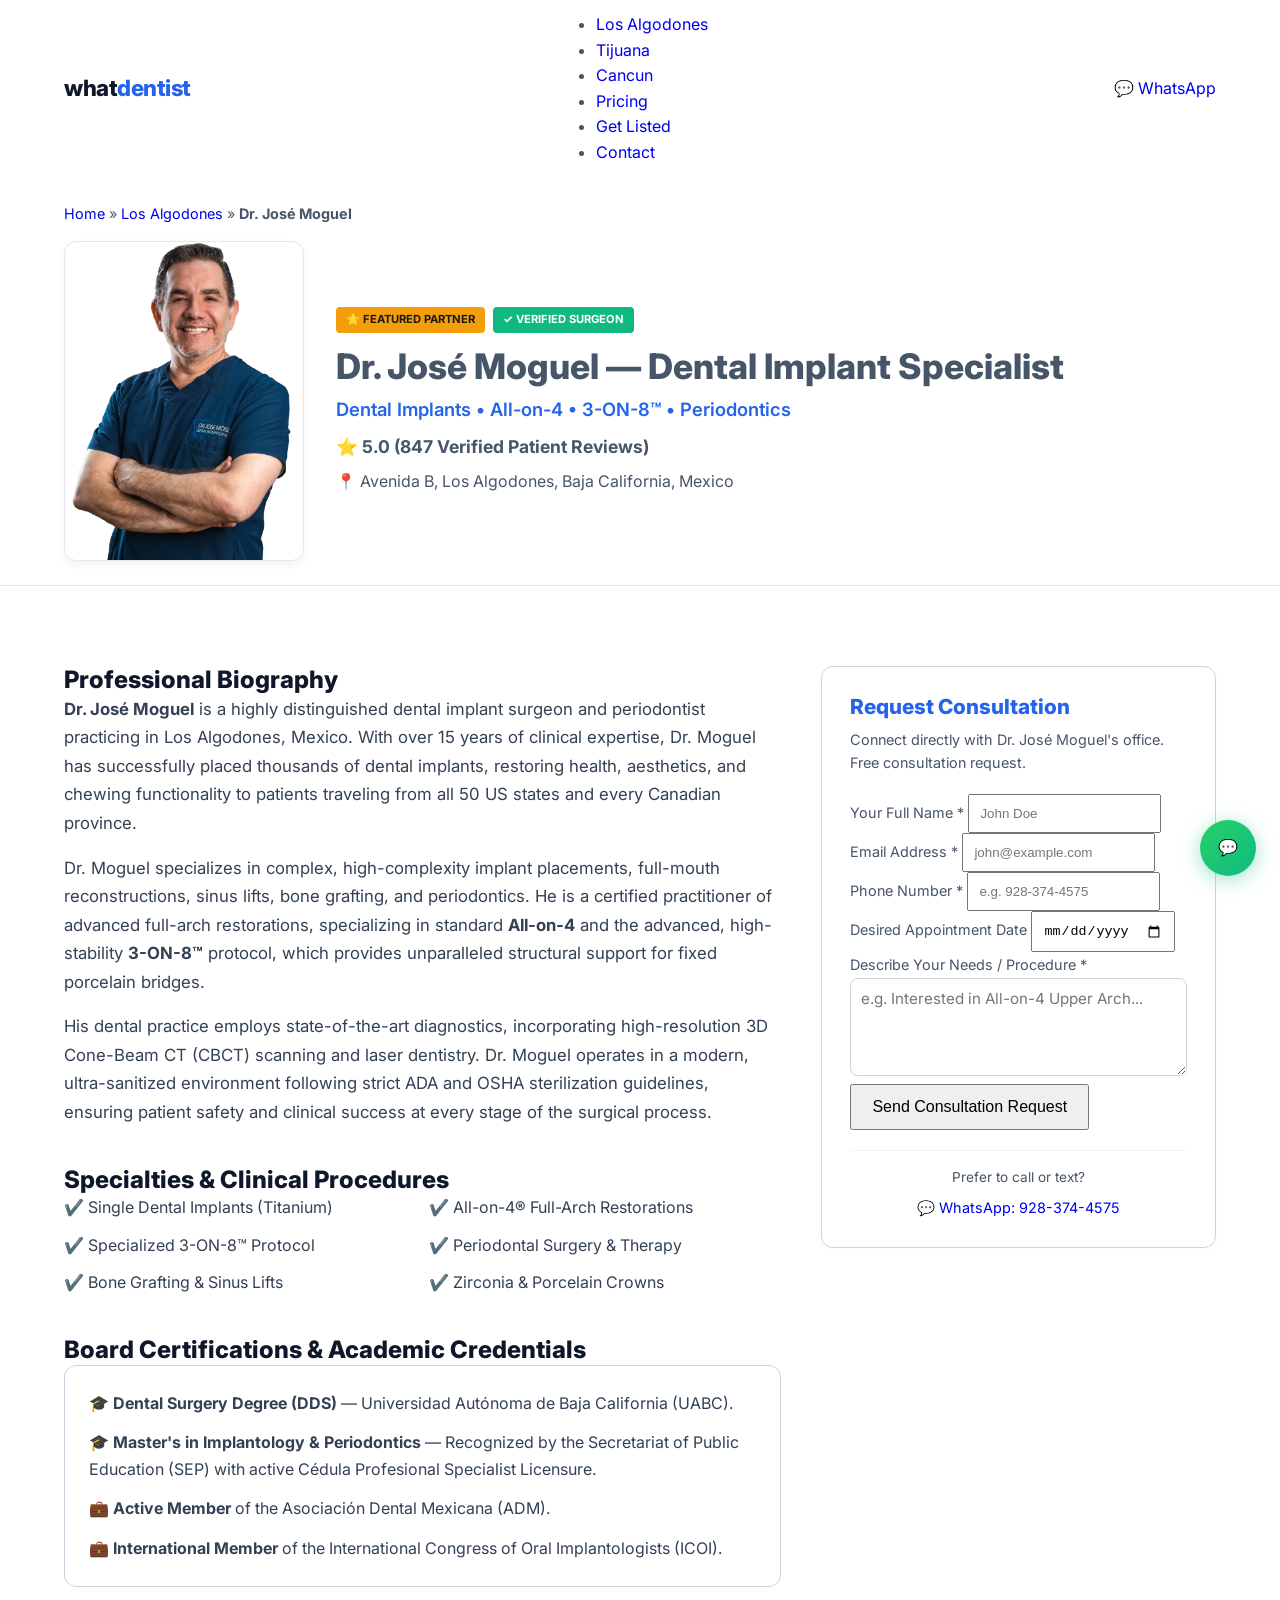
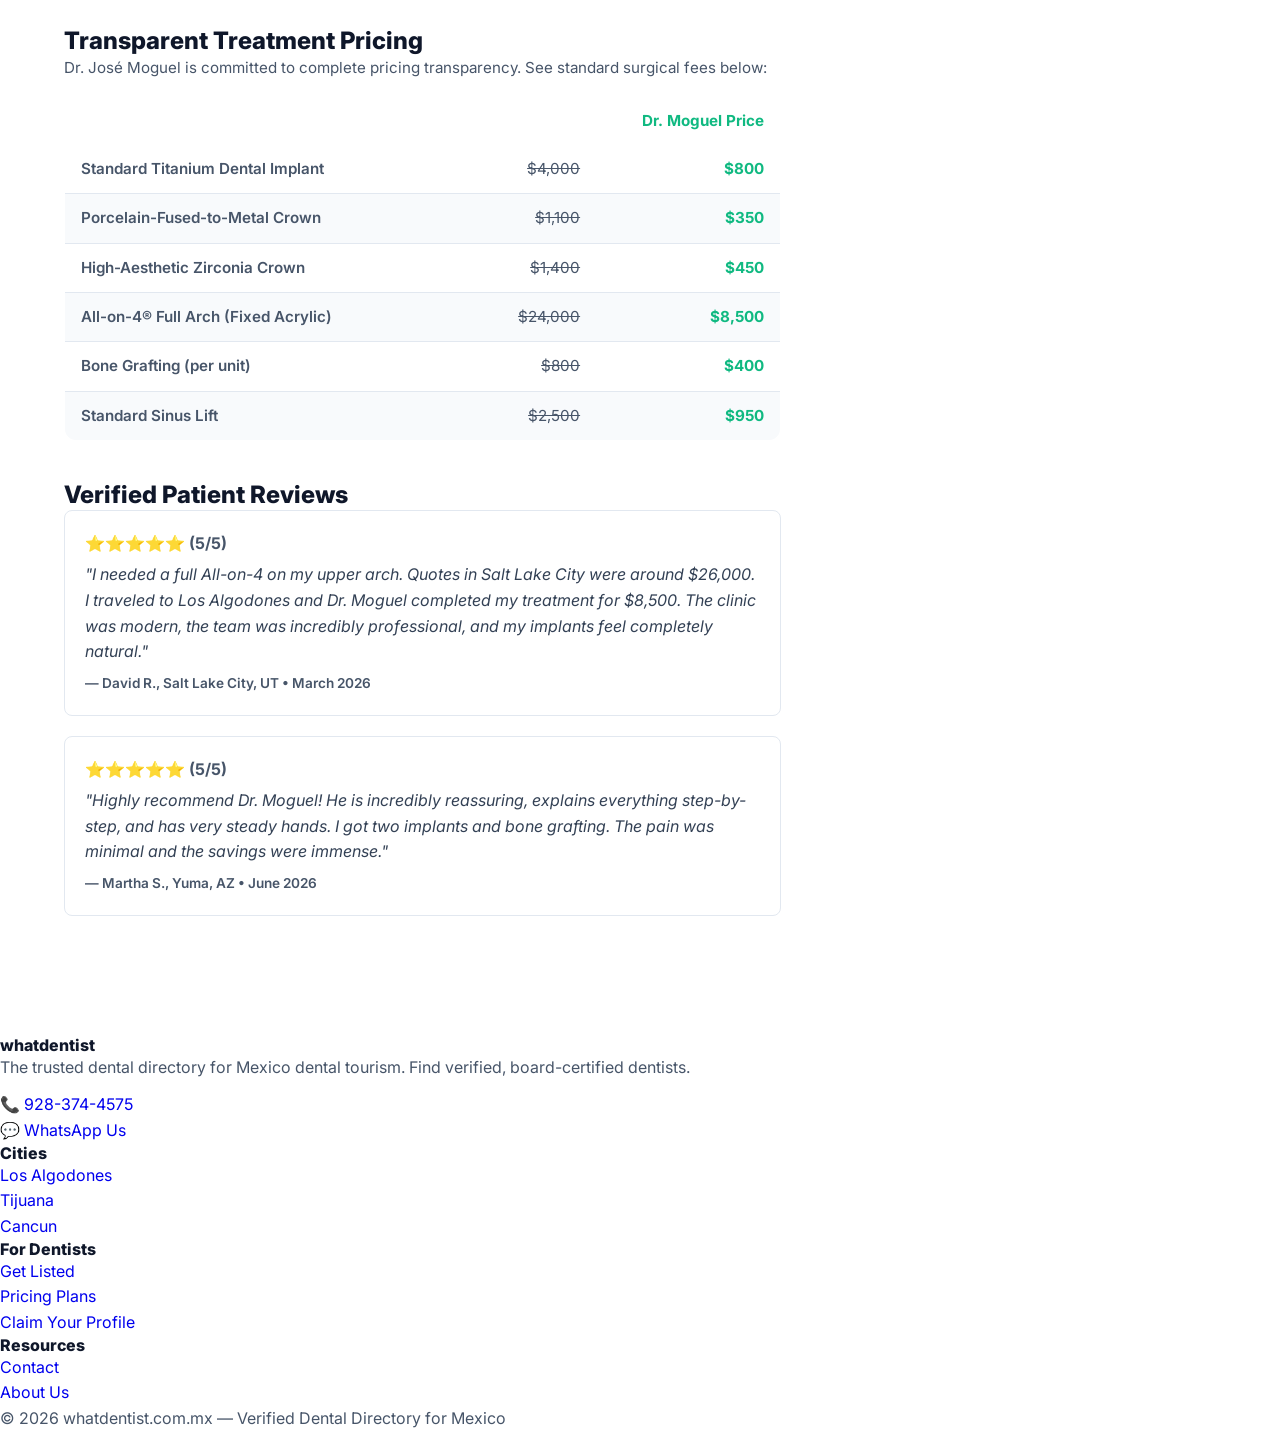
<file: dentist/dr-jose-moguel.html>
<!DOCTYPE html>
<html lang="en">
<head>
<!-- Google Analytics (GA4) -->
  <script async src="https://www.googletagmanager.com/gtag/js?id=G-CHQVD8TGW8"></script>
  <script>
    window.dataLayer = window.dataLayer || [];
    function gtag(){dataLayer.push(arguments);}
    gtag("js", new Date());
    gtag("config", "G-CHQVD8TGW8");
  </script>
  <meta charset="UTF-8">
  <meta name="viewport" content="width=device-width, initial-scale=1.0">
  <title>Dr. José Moguel — Dental Implants Los Algodones | 5.0★ | 847 Reviews</title>
  <meta name="description" content="View Dr. José Moguel's profile on whatdentist.com.mx. Vetted dental implant specialist in Los Algodones, Mexico. Read patient reviews, compare pricing, and request free consultation.">
  <link rel="canonical" href="https://whatdentist.com.mx/dentist/dr-jose-moguel">
  <meta name="robots" content="index, follow">
  
  <meta property="og:title" content="Dr. José Moguel — Dental Implants Los Algodones | 5.0★ | 847 Reviews">
  <meta property="og:description" content="View Dr. José Moguel's profile on whatdentist.com.mx. Vetted dental implant specialist in Los Algodones, Mexico. Read patient reviews, compare pricing, and request free consultation.">
  <meta property="og:type" content="website">
  <meta property="og:url" content="https://whatdentist.com.mx/dentist/dr-jose-moguel">
  
  <link rel="stylesheet" href="/css/styles.css">
  <script type="application/ld+json">
  {
    "@context": "https://schema.org",
    "@type": "Dentist",
    "name": "Dr. José Moguel",
    "image": "/images/7483864c6_Dr-Jose-Moguel-Dental-Implant-Expertise-in-Mexico-los-algodones.webp",
    "telephone": "+1-928-374-4575",
    "priceRange": "$$",
    "address": {
      "@type": "PostalAddress",
      "addressLocality": "Los Algodones",
      "addressRegion": "Baja California",
      "addressCountry": "MX"
    },
    "aggregateRating": {
      "@type": "AggregateRating",
      "ratingValue": "5.0",
      "reviewCount": "847"
    }
  }
  </script>
</head>
<body>
<header><div class="header-inner"><a href="/" class="logo">what<span>dentist</span></a><nav><ul><li><a href="/los-algodones">Los Algodones</a></li><li><a href="/tijuana">Tijuana</a></li><li><a href="/cancun">Cancun</a></li><li><a href="/pricing">Pricing</a></li><li><a href="/get-listed">Get Listed</a></li><li><a href="/contact">Contact</a></li></ul></nav><a href="https://wa.me/19283744575" class="btn btn-green">💬 WhatsApp</a><button class="mobile-menu-btn">☰</button></div></header>
<section style="background: var(--white); border-bottom: 1px solid #e2e8f0; padding: 24px 0;">
  <div class="container" style="font-size: 0.9rem; color: var(--gray); margin-bottom: 16px;">
    <a href="/">Home</a> &raquo; <a href="/los-algodones">Los Algodones</a> &raquo; <strong style="color: var(--dark);">Dr. José Moguel</strong>
  </div>
  <div class="container" style="display: grid; grid-template-columns: 240px 1fr; gap: 32px; align-items: center;">
    <img src="/images/7483864c6_Dr-Jose-Moguel-Dental-Implant-Expertise-in-Mexico-los-algodones.webp" alt="Dr. José Moguel — Dental Implant Specialist" style="width: 100%; border-radius: 12px; box-shadow: 0 4px 10px rgba(0,0,0,0.05); border: 1px solid #e2e8f0;">
    <div>
      <div style="display: flex; gap: 8px; margin-bottom: 12px;">
        <span class="badge badge-featured" style="margin:0;">⭐ Featured Partner</span>
        <span class="badge badge-verified" style="margin:0;">✓ Verified Surgeon</span>
      </div>
      <h1 style="font-size: 2.2rem; color: var(--dark); margin-bottom: 8px; line-height: 1.2;">Dr. José Moguel — Dental Implant Specialist</h1>
      <p class="specialty" style="font-size: 1.15rem; color: var(--primary); font-weight: 600; margin-bottom: 8px;">Dental Implants • All-on-4 • 3-ON-8™ • Periodontics</p>
      <p style="font-size: 1.1rem; font-weight: 700; color: var(--gold); margin-bottom: 8px;">⭐ 5.0 (847 Verified Patient Reviews)</p>
      <p style="font-size: 1rem; color: var(--gray);">📍 Avenida B, Los Algodones, Baja California, Mexico</p>
    </div>
  </div>
</section>

<section>
  <div class="container">
    <div style="display: grid; grid-template-columns: 2fr 1.1fr; gap: 40px; align-items: start;">
      
      <!-- Profile Details -->
      <div>
        <h2>Professional Biography</h2>
        <div style="font-size: 1.05rem; color: #334155; line-height: 1.7; display: flex; flex-direction: column; gap: 16px; margin-bottom: 40px;">
          <p>
            <strong>Dr. José Moguel</strong> is a highly distinguished dental implant surgeon and periodontist practicing in Los Algodones, Mexico. With over 15 years of clinical expertise, Dr. Moguel has successfully placed thousands of dental implants, restoring health, aesthetics, and chewing functionality to patients traveling from all 50 US states and every Canadian province.
          </p>
          <p>
            Dr. Moguel specializes in complex, high-complexity implant placements, full-mouth reconstructions, sinus lifts, bone grafting, and periodontics. He is a certified practitioner of advanced full-arch restorations, specializing in standard <strong>All-on-4</strong> and the advanced, high-stability <strong>3-ON-8™</strong> protocol, which provides unparalleled structural support for fixed porcelain bridges.
          </p>
          <p>
            His dental practice employs state-of-the-art diagnostics, incorporating high-resolution 3D Cone-Beam CT (CBCT) scanning and laser dentistry. Dr. Moguel operates in a modern, ultra-sanitized environment following strict ADA and OSHA sterilization guidelines, ensuring patient safety and clinical success at every stage of the surgical process.
          </p>
        </div>

        <h2>Specialties & Clinical Procedures</h2>
        <ul style="display: grid; grid-template-columns: 1fr 1fr; gap: 12px; list-style: none; font-size: 1rem; color: #334155; margin-bottom: 40px;">
          <li style="display:flex; align-items:center; gap:8px;">✔️ Single Dental Implants (Titanium)</li>
          <li style="display:flex; align-items:center; gap:8px;">✔️ All-on-4® Full-Arch Restorations</li>
          <li style="display:flex; align-items:center; gap:8px;">✔️ Specialized 3-ON-8™ Protocol</li>
          <li style="display:flex; align-items:center; gap:8px;">✔️ Periodontal Surgery & Therapy</li>
          <li style="display:flex; align-items:center; gap:8px;">✔️ Bone Grafting & Sinus Lifts</li>
          <li style="display:flex; align-items:center; gap:8px;">✔️ Zirconia & Porcelain Crowns</li>
        </ul>

        <h2>Board Certifications & Academic Credentials</h2>
        <div style="font-size: 1rem; color: #334155; line-height: 1.7; display: flex; flex-direction: column; gap: 12px; margin-bottom: 40px; background: var(--white); padding: 24px; border-radius: 12px; border: 1px solid #cbd5e1;">
          <p>🎓 <strong>Dental Surgery Degree (DDS)</strong> — Universidad Autónoma de Baja California (UABC).</p>
          <p>🎓 <strong>Master's in Implantology & Periodontics</strong> — Recognized by the Secretariat of Public Education (SEP) with active Cédula Profesional Specialist Licensure.</p>
          <p>💼 <strong>Active Member</strong> of the Asociación Dental Mexicana (ADM).</p>
          <p>💼 <strong>International Member</strong> of the International Congress of Oral Implantologists (ICOI).</p>
        </div>

        <h2>Transparent Treatment Pricing</h2>
        <p style="color: var(--gray); margin-bottom: 16px; font-size: 0.95rem;">Dr. José Moguel is committed to complete pricing transparency. See standard surgical fees below:</p>
        <table style="width: 100%; border-collapse: collapse; background: var(--white); border-radius: 12px; overflow: hidden; border: 1px solid #cbd5e1; font-size: 0.95rem; margin-bottom: 40px;">
          <thead>
            <tr style="background: var(--dark); color: white; text-align: left;">
              <th style="padding: 12px 16px;">Treatment / Procedure</th>
              <th style="padding: 12px 16px; text-align: right;">Average US Price</th>
              <th style="padding: 12px 16px; text-align: right; color: #10b981;">Dr. Moguel Price</th>
            </tr>
          </thead>
          <tbody>
            <tr style="border-bottom: 1px solid #e2e8f0;">
              <td style="padding: 12px 16px; font-weight: 600;">Standard Titanium Dental Implant</td>
              <td style="padding: 12px 16px; text-align: right; text-decoration: line-through; color: var(--gray);">$4,000</td>
              <td style="padding: 12px 16px; text-align: right; font-weight: 700; color: #10b981;">$800</td>
            </tr>
            <tr style="border-bottom: 1px solid #e2e8f0; background: #f8fafc;">
              <td style="padding: 12px 16px; font-weight: 600;">Porcelain-Fused-to-Metal Crown</td>
              <td style="padding: 12px 16px; text-align: right; text-decoration: line-through; color: var(--gray);">$1,100</td>
              <td style="padding: 12px 16px; text-align: right; font-weight: 700; color: #10b981;">$350</td>
            </tr>
            <tr style="border-bottom: 1px solid #e2e8f0;">
              <td style="padding: 12px 16px; font-weight: 600;">High-Aesthetic Zirconia Crown</td>
              <td style="padding: 12px 16px; text-align: right; text-decoration: line-through; color: var(--gray);">$1,400</td>
              <td style="padding: 12px 16px; text-align: right; font-weight: 700; color: #10b981;">$450</td>
            </tr>
            <tr style="border-bottom: 1px solid #e2e8f0; background: #f8fafc;">
              <td style="padding: 12px 16px; font-weight: 600;">All-on-4® Full Arch (Fixed Acrylic)</td>
              <td style="padding: 12px 16px; text-align: right; text-decoration: line-through; color: var(--gray);">$24,000</td>
              <td style="padding: 12px 16px; text-align: right; font-weight: 700; color: #10b981;">$8,500</td>
            </tr>
            <tr style="border-bottom: 1px solid #e2e8f0;">
              <td style="padding: 12px 16px; font-weight: 600;">Bone Grafting (per unit)</td>
              <td style="padding: 12px 16px; text-align: right; text-decoration: line-through; color: var(--gray);">$800</td>
              <td style="padding: 12px 16px; text-align: right; font-weight: 700; color: #10b981;">$400</td>
            </tr>
            <tr style="background: #f8fafc;">
              <td style="padding: 12px 16px; font-weight: 600;">Standard Sinus Lift</td>
              <td style="padding: 12px 16px; text-align: right; text-decoration: line-through; color: var(--gray);">$2,500</td>
              <td style="padding: 12px 16px; text-align: right; font-weight: 700; color: #10b981;">$950</td>
            </tr>
          </tbody>
        </table>

        <h2>Verified Patient Reviews</h2>
        <div style="display: flex; flex-direction: column; gap: 20px; margin-bottom: 40px;">
          <div style="background: var(--white); padding: 20px; border-radius: 8px; border: 1px solid #e2e8f0;">
            <p style="color: var(--gold); font-weight: 700; margin-bottom: 6px;">⭐⭐⭐⭐⭐ (5/5)</p>
            <p style="font-style: italic; color: #334155;">"I needed a full All-on-4 on my upper arch. Quotes in Salt Lake City were around $26,000. I traveled to Los Algodones and Dr. Moguel completed my treatment for $8,500. The clinic was modern, the team was incredibly professional, and my implants feel completely natural."</p>
            <p style="font-size: 0.85rem; color: var(--gray); margin-top: 8px; font-weight: 600;">— David R., Salt Lake City, UT • March 2026</p>
          </div>
          <div style="background: var(--white); padding: 20px; border-radius: 8px; border: 1px solid #e2e8f0;">
            <p style="color: var(--gold); font-weight: 700; margin-bottom: 6px;">⭐⭐⭐⭐⭐ (5/5)</p>
            <p style="font-style: italic; color: #334155;">"Highly recommend Dr. Moguel! He is incredibly reassuring, explains everything step-by-step, and has very steady hands. I got two implants and bone grafting. The pain was minimal and the savings were immense."</p>
            <p style="font-size: 0.85rem; color: var(--gray); margin-top: 8px; font-weight: 600;">— Martha S., Yuma, AZ • June 2026</p>
          </div>
        </div>
      </div>

      <!-- Contact / Lead Gen Form -->
      <div style="background: var(--white); padding: 28px; border-radius: 12px; border: 1px solid #cbd5e1; box-shadow: 0 4px 12px rgba(0,0,0,0.02); position: sticky; top: 100px;">
        <h3 style="margin-bottom: 8px; color: var(--primary); font-size: 1.3rem;">Request Consultation</h3>
        <p style="color: var(--gray); font-size: 0.9rem; margin-bottom: 20px;">Connect directly with Dr. José Moguel's office. Free consultation request.</p>
        
        <form action="https://lyra-52971c5e.base44.app/functions/captureLead" method="POST">
          <input type="hidden" name="sourceWebsite" value="whatdentist.com.mx">
          <input type="hidden" name="dentistName" value="Dr. José Moguel">
          <input type="hidden" name="formType" value="patient_consultation">

          <div class="form-group">
            <label for="name" style="font-size: 0.9rem;">Your Full Name *</label>
            <input type="text" id="name" name="name" placeholder="John Doe" required style="padding: 10px;">
          </div>

          <div class="form-group">
            <label for="email" style="font-size: 0.9rem;">Email Address *</label>
            <input type="email" id="email" name="email" placeholder="john@example.com" required style="padding: 10px;">
          </div>

          <div class="form-group">
            <label for="phone" style="font-size: 0.9rem;">Phone Number *</label>
            <input type="tel" id="phone" name="phone" placeholder="e.g. 928-374-4575" required style="padding: 10px;">
          </div>

          <div class="form-group">
            <label for="desiredDate" style="font-size: 0.9rem;">Desired Appointment Date</label>
            <input type="date" id="desiredDate" name="desiredDate" style="padding: 10px;">
          </div>

          <div class="form-group">
            <label for="message" style="font-size: 0.9rem;">Describe Your Needs / Procedure *</label>
            <textarea id="message" name="message" rows="4" placeholder="e.g. Interested in All-on-4 Upper Arch..." required style="width:100%; padding:10px; border:1px solid #cbd5e1; border-radius:8px; font-family:inherit; font-size: 0.95rem;"></textarea>
          </div>

          <button type="submit" class="btn-submit" style="padding: 12px 20px; font-size: 1rem;">Send Consultation Request</button>
        </form>

        <div style="margin-top: 20px; border-top: 1px solid #f1f5f9; padding-top: 16px; text-align: center;">
          <p style="font-size: 0.85rem; color: var(--gray); margin-bottom: 8px;">Prefer to call or text?</p>
          <a href="https://wa.me/19283744575" class="btn btn-green" style="display: block; font-size: 0.9rem;">💬 WhatsApp: 928-374-4575</a>
        </div>
      </div>

    </div>
  </div>
</section>
<footer>
  <div class="footer-grid">
    <div>
      <h4>whatdentist</h4>
      <p>The trusted dental directory for Mexico dental tourism. Find verified, board-certified dentists.</p>
      <p style="margin-top: 12px;">📞 <a href="tel:+19283744575">928-374-4575</a></p>
      <p>💬 <a href="https://wa.me/19283744575">WhatsApp Us</a></p>
    </div>
    <div>
      <h4>Cities</h4>
      <ul>
        <li><a href="/los-algodones">Los Algodones</a></li>
        <li><a href="/tijuana">Tijuana</a></li>
        <li><a href="/cancun">Cancun</a></li>
      </ul>
    </div>
    <div>
      <h4>For Dentists</h4>
      <ul>
        <li><a href="/get-listed">Get Listed</a></li>
        <li><a href="/pricing">Pricing Plans</a></li>
        <li><a href="/claim-profile">Claim Your Profile</a></li>
      </ul>
    </div>
    <div>
      <h4>Resources</h4>
      <ul>
        <li><a href="/contact">Contact</a></li>
        <li><a href="/about">About Us</a></li>
      </ul>
    </div>
  </div>
  <div class="footer-bottom">
    <p>&copy; 2026 whatdentist.com.mx — Verified Dental Directory for Mexico</p>
  </div>
</footer>

<a href="https://wa.me/19283744575" class="whatsapp-float" title="Chat on WhatsApp">💬</a>

<script>
  // Mobile menu toggle script for responsiveness
  document.querySelector('.mobile-menu-btn').addEventListener('click', function() {
    const navUl = document.querySelector('nav ul');
    if (navUl.style.display === 'flex') {
      navUl.style.display = 'none';
    } else {
      navUl.style.display = 'flex';
      navUl.style.flexDirection = 'column';
      navUl.style.position = 'absolute';
      navUl.style.top = '70px';
      navUl.style.left = '0';
      navUl.style.width = '100%';
      navUl.style.background = '#ffffff';
      navUl.style.padding = '20px';
      navUl.style.boxShadow = '0 4px 6px rgba(0,0,0,0.1)';
      navUl.style.borderBottom = '2px solid var(--primary)';
      navUl.style.zIndex = '999';
    }
  });
</script>
</file>
<file: css/styles.css>
/* ==========================================
   WHATDENTIST.COM.MX — REALTOR DESIGN REDESIGN
   ========================================== */

@import url('https://fonts.googleapis.com/css2?family=Inter:wght@300;400;500;600;700;800;900&family=Playfair+Display:ital,wght@0,500;0,600;0,700;0,800;1,400&display=swap');

:root {
  --primary: #2563EB;
  --primary-dark: #1D4ED8;
  --dark-bg: #0A0F1E;
  --dark-surface: #111827;
  --accent: #06B6D4;
  --accent-dark: #0891B2;
  --white: #FFFFFF;
  --light-bg: #F1F5F9;
  --text-dark: #0F172A;
  --text-light: #94A3B8;
  --text-body: #475569;
  --font-sans: 'Inter', -apple-system, sans-serif;
  --font-serif: 'Playfair Display', Georgia, serif;
  --max-width: 1200px;
}

/* BASE RESET */
* { margin: 0; padding: 0; box-sizing: border-box; }
html { scroll-behavior: smooth; font-size: 16px; }
body { font-family: var(--font-sans); color: var(--text-body); background: #FFFFFF; line-height: 1.6; -webkit-font-smoothing: antialiased; }
h1, h2, h3, h4 { font-family: var(--font-sans); color: var(--text-dark); line-height: 1.2; font-weight: 800; }
a { text-decoration: none; transition: all 0.3s ease; }
img { max-width: 100%; height: auto; display: block; }
.container { max-width: var(--max-width); margin: 0 auto; padding: 0 24px; position: relative; }

/* SECTIONS & UTILITIES */
section { padding: 80px 0; }
.bg-light { background-color: var(--light-bg); }
.bg-white { background-color: var(--white); }
.bg-dark { background-color: var(--dark-bg); color: #FFFFFF; }

.section-title { text-align: center; margin-bottom: 12px; }
.section-title h2 { font-family: var(--font-serif); font-size: 2.5rem; font-weight: 700; color: var(--text-dark); letter-spacing: -0.5px; }
.bg-dark .section-title h2 { color: var(--white); }
.section-subtitle { text-align: center; font-size: 1.1rem; color: var(--text-light); max-width: 640px; margin: 0 auto 56px; }
.section-badge { display: inline-block; padding: 6px 16px; border-radius: 4px; font-size: 0.8rem; font-weight: 700; text-transform: uppercase; letter-spacing: 1px; margin-bottom: 16px; }
.badge-accent { background: rgba(6,182,212,0.1); color: var(--accent); border: 1px solid rgba(6,182,212,0.2); }
.badge-blue { background: rgba(37,99,235,0.1); color: var(--primary); border: 1px solid rgba(37,99,235,0.2); }

/* FIXED SOCIAL SIDEBAR */
.fixed-social-sidebar {
  position: fixed;
  left: 0;
  top: 50%;
  transform: translateY(-50%);
  z-index: 999;
  display: flex;
  flex-direction: column;
}
.fixed-social-sidebar .social-item {
  width: 44px;
  height: 44px;
  display: flex;
  align-items: center;
  justify-content: center;
  color: #FFFFFF;
  transition: all 0.3s ease;
}
.fixed-social-sidebar .social-item svg {
  width: 20px;
  height: 20px;
}
.fixed-social-sidebar .social-item.whatsapp { background-color: #25D366; }
.fixed-social-sidebar .social-item.facebook { background-color: #1877F2; }
.fixed-social-sidebar .social-item.instagram { background-color: #E1306C; }
.fixed-social-sidebar .social-item.email { background-color: #0A0F1E; }
.fixed-social-sidebar .social-item:hover {
  transform: scale(1.1);
  padding-left: 8px;
}

/* TOP UTILITY BAR */
.top-utility-bar {
  background-color: #0A0F1E;
  color: #FFFFFF;
  font-size: 0.8rem;
  padding: 8px 0;
  border-bottom: 1px solid rgba(255, 255, 255, 0.05);
}
.top-utility-inner {
  display: flex;
  justify-content: space-between;
  align-items: center;
}
.utility-contact {
  display: flex;
  align-items: center;
  gap: 16px;
}
.utility-contact a {
  color: rgba(255, 255, 255, 0.8) !important;
  display: inline-flex;
  align-items: center;
  gap: 6px;
}
.utility-contact a:hover {
  color: #FFFFFF !important;
}
.utility-contact svg {
  width: 14px;
  height: 14px;
  fill: currentColor;
}
.utility-contact .divider {
  color: rgba(255, 255, 255, 0.2);
}
.utility-social {
  display: flex;
  align-items: center;
  gap: 12px;
}
.utility-social a {
  color: rgba(255, 255, 255, 0.8) !important;
  display: flex;
  align-items: center;
}
.utility-social a:hover {
  color: #06B6D4 !important;
}
.utility-social svg {
  width: 14px;
  height: 14px;
  fill: currentColor;
}

/* HEADER */
header.sticky-header {
  position: sticky;
  top: 0;
  z-index: 1000;
  background: #FFFFFF;
  border-bottom: 1px solid #E2E8F0;
  box-shadow: 0 2px 10px rgba(0,0,0,0.03);
}
.header-inner {
  max-width: var(--max-width);
  margin: 0 auto;
  padding: 12px 24px;
  display: flex;
  align-items: center;
  justify-content: space-between;
  gap: 32px;
}
.logo-link {
  display: flex;
  align-items: center;
  gap: 12px;
  color: #0F172A !important;
}
.logo-icon-container {
  background: #F1F5F9;
  border-radius: 50%;
  width: 44px;
  height: 44px;
  display: flex;
  align-items: center;
  justify-content: center;
  border: 1px solid #E2E8F0;
}
.logo-icon-svg {
  width: 24px;
  height: 24px;
  color: #2563EB;
}
.logo-text-wrapper {
  display: flex;
  flex-direction: column;
}
.logo {
  font-size: 1.4rem;
  font-weight: 800;
  color: #0F172A;
  letter-spacing: -0.5px;
  line-height: 1.1;
}
.logo span {
  color: #2563EB;
}
.logo-subtitle {
  font-size: 0.75rem;
  color: #475569;
  font-weight: 500;
  letter-spacing: 0.5px;
}
#main-nav ul {
  display: flex;
  list-style: none;
  gap: 32px;
}
#main-nav a {
  color: #475569 !important;
  font-size: 0.95rem;
  font-weight: 600;
  position: relative;
  padding: 4px 0;
}
#main-nav a::after {
  content: '';
  position: absolute;
  bottom: -2px;
  left: 0;
  width: 0;
  height: 2px;
  background: #2563EB;
  border-radius: 2px;
  transition: width 0.3s ease;
}
#main-nav a:hover, #main-nav a.active {
  color: #2563EB !important;
}
#main-nav a:hover::after, #main-nav a.active::after {
  width: 100%;
}
.btn-whatsapp-header {
  background-color: #25D366;
  color: #FFFFFF !important;
  font-weight: 600;
  padding: 8px 18px;
  border-radius: 6px;
  font-size: 0.85rem;
  display: inline-flex;
  align-items: center;
  gap: 6px;
  box-shadow: 0 2px 8px rgba(37, 211, 102, 0.2);
}
.btn-whatsapp-header:hover {
  background-color: #20BA56;
  transform: translateY(-1px);
}
.mobile-menu-btn {
  display: none;
  background: none;
  border: none;
  color: #0F172A;
  font-size: 1.5rem;
  cursor: pointer;
}

/* HERO SECTION */
.hero-realtor {
  background: linear-gradient(rgba(10, 15, 30, 0.8), rgba(10, 15, 30, 0.9)), 
              url('/images/7-scaled.jpg') center/cover no-repeat;
  padding: 100px 0;
  text-align: center;
  position: relative;
}
.hero-content {
  position: relative;
  z-index: 2;
  max-width: 900px;
}
.hero-title {
  font-family: var(--font-sans);
  font-size: 5rem;
  font-weight: 900;
  color: #FFFFFF;
  letter-spacing: 4px;
  line-height: 1;
  margin-bottom: 12px;
}
.hero-subtitle {
  font-family: var(--font-serif);
  font-size: 1.6rem;
  font-weight: 500;
  color: #06B6D4;
  letter-spacing: 2px;
  margin-bottom: 48px;
}

/* SEARCH BAR REALTOR STYLE */
.search-container-realtor {
  max-width: 800px;
  margin: 0 auto 40px;
}
.search-bar-realtor {
  display: flex;
  background: #FFFFFF;
  border-radius: 8px;
  padding: 8px;
  box-shadow: 0 10px 30px rgba(0, 0, 0, 0.25);
  align-items: center;
}
.search-bar-realtor .search-input-wrapper {
  flex: 2;
  display: flex;
  align-items: center;
  border-right: 1px solid #E2E8F0;
  padding-right: 12px;
}
.search-bar-realtor .search-select-wrapper {
  flex: 1;
  display: flex;
  align-items: center;
  padding-left: 12px;
}
.search-bar-realtor input {
  width: 100%;
  border: none;
  outline: none;
  font-size: 0.95rem;
  padding: 12px;
  color: #0F172A;
  font-family: var(--font-sans);
}
.search-bar-realtor select {
  width: 100%;
  border: none;
  outline: none;
  font-size: 0.95rem;
  padding: 12px;
  color: #475569;
  background: transparent;
  font-family: var(--font-sans);
  cursor: pointer;
}
.search-bar-realtor .search-icon {
  width: 20px;
  height: 20px;
  color: #94A3B8;
  margin-left: 8px;
}
.btn-search-realtor {
  background-color: #2563EB;
  color: #FFFFFF;
  border: none;
  border-radius: 6px;
  padding: 12px 28px;
  font-size: 0.95rem;
  font-weight: 600;
  cursor: pointer;
}
.btn-search-realtor:hover {
  background-color: #1D4ED8;
}
.hero-ctas {
  display: flex;
  justify-content: center;
  gap: 20px;
}
.btn-hero-search {
  background-color: #2563EB;
  color: #FFFFFF !important;
  border-radius: 4px;
  padding: 14px 36px;
  font-size: 0.95rem;
  font-weight: 600;
}
.btn-hero-search:hover {
  background-color: #1D4ED8;
  transform: translateY(-2px);
}
.btn-hero-list {
  background-color: transparent;
  color: #FFFFFF !important;
  border: 2px solid #FFFFFF;
  border-radius: 4px;
  padding: 12px 34px;
  font-size: 0.95rem;
  font-weight: 600;
}
.btn-hero-list:hover {
  background-color: #FFFFFF;
  color: #0A0F1E !important;
  transform: translateY(-2px);
}

/* FEATURE PANELS */
.feature-panels-section {
  padding: 0;
  margin-top: -30px;
  position: relative;
  z-index: 10;
}
.feature-panels-inner {
  display: grid;
  grid-template-columns: repeat(3, 1fr);
  gap: 20px;
}
.feature-panel {
  background-color: #2563EB;
  color: #FFFFFF !important;
  border-radius: 8px;
  padding: 24px;
  display: flex;
  align-items: center;
  gap: 20px;
  box-shadow: 0 4px 15px rgba(37, 99, 235, 0.15);
}
.feature-panel:hover {
  transform: translateY(-5px);
  background-color: #1D4ED8;
  box-shadow: 0 10px 25px rgba(37, 99, 235, 0.3);
}
.panel-icon {
  width: 54px;
  height: 54px;
  background-color: rgba(255, 255, 255, 0.1);
  border-radius: 8px;
  display: flex;
  align-items: center;
  justify-content: center;
  flex-shrink: 0;
}
.panel-icon svg {
  width: 26px;
  height: 26px;
  color: #FFFFFF;
}
.panel-info h3 {
  font-family: var(--font-sans);
  font-size: 1rem;
  font-weight: 800;
  letter-spacing: 1px;
  margin-bottom: 4px;
}
.panel-info p {
  font-family: var(--font-sans);
  font-size: 0.8rem;
  font-weight: 600;
  color: rgba(255, 255, 255, 0.8);
  letter-spacing: 0.5px;
}

/* STATS BAR */
.stats-bar-realtor {
  background-color: #2563EB;
  color: #FFFFFF;
  padding: 24px 0;
  margin-top: 40px;
}
.stats-bar-inner {
  display: flex;
  justify-content: space-around;
  align-items: center;
  flex-wrap: wrap;
  gap: 20px;
}
.stat-realtor-item {
  display: flex;
  align-items: center;
  gap: 12px;
}
.stat-realtor-item .stat-value {
  font-size: 2.2rem;
  font-weight: 900;
  line-height: 1;
}
.stat-realtor-item .stat-name {
  font-size: 0.9rem;
  font-weight: 600;
  letter-spacing: 0.5px;
  color: rgba(255, 255, 255, 0.9);
}

/* DENTIST CARDS STYLE */
.dentist-grid {
  display: grid;
  grid-template-columns: repeat(3, 1fr);
  gap: 32px;
}
.dentist-card {
  background: #FFFFFF;
  border: 1px solid #E2E8F0;
  border-radius: 8px;
  overflow: hidden;
  box-shadow: 0 2px 8px rgba(0,0,0,0.06);
  transition: all 0.3s ease;
  display: flex;
  flex-direction: column;
}
.dentist-card:hover {
  transform: translateY(-6px);
  box-shadow: 0 10px 25px rgba(0,0,0,0.1);
  border-color: #2563EB;
}
.card-img-wrapper {
  position: relative;
  height: 240px;
  overflow: hidden;
}
.card-img-wrapper img {
  width: 100%;
  height: 100%;
  object-fit: cover;
  transition: transform 0.5s ease;
}
.dentist-card:hover .card-img-wrapper img {
  transform: scale(1.05);
}
.badge-container {
  position: absolute;
  top: 12px;
  left: 12px;
  display: flex;
  flex-direction: column;
  gap: 6px;
  z-index: 2;
}
.badge {
  padding: 4px 10px;
  border-radius: 4px;
  font-size: 0.7rem;
  font-weight: 700;
  text-transform: uppercase;
}
.badge-featured { background-color: #F59E0B; color: #1A1A1A; }
.badge-verified { background-color: #10B981; color: #FFFFFF; }
.badge-pending { background-color: #64748B; color: #FFFFFF; }

.card-content {
  padding: 24px;
  display: flex;
  flex-direction: column;
  flex-grow: 1;
}
.card-content h3 {
  font-family: var(--font-sans);
  font-size: 1.3rem;
  font-weight: 700;
  color: #0F172A;
  margin-bottom: 8px;
}
.card-content .specialty {
  font-size: 0.9rem;
  color: #475569;
  margin-bottom: 12px;
  min-height: 44px;
}
.rating-container {
  display: flex;
  align-items: center;
  gap: 8px;
  margin-bottom: 12px;
}
.rating-stars { font-size: 0.95rem; letter-spacing: 1px; }
.rating-text { font-size: 0.85rem; color: #475569; font-weight: 600; }
.card-content .city {
  display: flex;
  align-items: center;
  gap: 6px;
  font-size: 0.85rem;
  color: #64748B;
  margin-bottom: 20px;
  margin-top: auto;
}
.card-content .city svg { width: 16px; height: 16px; color: #2563EB; }
.card-actions { display: flex; gap: 12px; }

.btn-view-profile {
  flex: 1.2;
  background-color: #FFFFFF;
  color: #2563EB !important;
  border: 1px solid #2563EB;
  border-radius: 4px;
  padding: 10px 16px;
  font-size: 0.85rem;
  font-weight: 600;
  text-align: center;
}
.btn-view-profile:hover { background-color: #F1F5F9; }
.btn-whatsapp-card {
  flex: 1;
  background-color: #25D366;
  color: #FFFFFF !important;
  border-radius: 4px;
  padding: 10px 16px;
  font-size: 0.85rem;
  font-weight: 600;
  text-align: center;
}
.btn-whatsapp-card:hover { background-color: #20BA56; }

/* CITY CARDS STYLE */
.city-grid { display: grid; grid-template-columns: repeat(3, 1fr); gap: 28px; }
.city-card { position: relative; border-radius: 8px; overflow: hidden; height: 380px; cursor: pointer; display: block; }
.city-card:hover { transform: translateY(-6px); box-shadow: 0 12px 30px rgba(0, 0, 0, 0.15); }
.city-card img { width: 100%; height: 100%; object-fit: cover; transition: transform 0.5s ease; }
.city-card:hover img { transform: scale(1.08); }
.city-overlay {
  position: absolute;
  inset: 0;
  background: linear-gradient(180deg, transparent 40%, rgba(10, 15, 30, 0.9) 100%);
  display: flex;
  flex-direction: column;
  justify-content: flex-end;
  padding: 32px;
}
.city-overlay h3 { color: #FFFFFF; font-size: 1.6rem; margin-bottom: 8px; font-weight: 700; }
.city-overlay p { color: #CBD5E1; font-size: 0.9rem; line-height: 1.4; }
.city-badge {
  position: absolute;
  top: 20px;
  right: 20px;
  padding: 6px 16px;
  border-radius: 4px;
  background: rgba(37, 99, 235, 0.9);
  color: #FFFFFF;
  font-size: 0.8rem;
  font-weight: 700;
  z-index: 2;
}

/* CLINIC SHOWCASE GRID */
.clinic-grid-realtor { display: grid; grid-template-columns: repeat(4, 1fr); gap: 20px; }
.clinic-img-wrapper { border-radius: 8px; overflow: hidden; height: 220px; border: 1px solid #E2E8F0; box-shadow: 0 2px 8px rgba(0,0,0,0.04); }
.clinic-img-wrapper img { width: 100%; height: 100%; object-fit: cover; transition: transform 0.4s ease; }
.clinic-img-wrapper:hover img { transform: scale(1.08); }

/* HOW IT WORKS STYLE */
.steps-grid-realtor { display: grid; grid-template-columns: repeat(3, 1fr); gap: 32px; }
.step-card-realtor {
  background: #FFFFFF;
  border: 1px solid #E2E8F0;
  border-radius: 8px;
  padding: 40px 24px;
  text-align: center;
  position: relative;
  box-shadow: 0 2px 8px rgba(0,0,0,0.06);
}
.step-card-realtor:hover { transform: translateY(-5px); box-shadow: 0 10px 20px rgba(0,0,0,0.1); border-color: #2563EB; }
.step-number-realtor {
  position: absolute;
  top: -16px;
  left: 50%;
  transform: translateX(-50%);
  width: 32px;
  height: 32px;
  background-color: #2563EB;
  color: #FFFFFF;
  border-radius: 50%;
  display: flex;
  align-items: center;
  justify-content: center;
  font-size: 0.9rem;
  font-weight: 700;
}
.step-icon-realtor {
  width: 64px;
  height: 64px;
  margin: 0 auto 24px;
  border-radius: 50%;
  background-color: #F1F5F9;
  display: flex;
  align-items: center;
  justify-content: center;
  border: 1px solid #E2E8F0;
}
.step-icon-realtor svg { width: 28px; height: 28px; color: #2563EB; }
.step-card-realtor h3 { font-family: var(--font-sans); font-size: 1.25rem; font-weight: 700; color: #0F172A; margin-bottom: 12px; }
.step-card-realtor p { font-size: 0.95rem; color: #475569; line-height: 1.5; }

/* PRICING PLANS STYLE */
.pricing-grid-realtor { display: grid; grid-template-columns: repeat(4, 1fr); gap: 24px; }
.pricing-card-realtor {
  background: #FFFFFF;
  border: 1px solid #E2E8F0;
  border-radius: 8px;
  padding: 40px 24px;
  text-align: center;
  position: relative;
  box-shadow: 0 2px 8px rgba(0,0,0,0.06);
  display: flex;
  flex-direction: column;
}
.pricing-card-realtor:hover { transform: translateY(-8px); box-shadow: 0 12px 30px rgba(0,0,0,0.1); }
.pricing-card-realtor.featured {
  background-color: #2563EB;
  border-color: #2563EB;
  color: #FFFFFF !important;
  box-shadow: 0 15px 35px rgba(37, 99, 235, 0.25);
}
.pricing-card-realtor.featured::before {
  content: 'MOST POPULAR';
  position: absolute;
  top: -14px;
  left: 50%;
  transform: translateX(-50%);
  padding: 4px 14px;
  border-radius: 4px;
  background-color: #06B6D4;
  color: #FFFFFF;
  font-size: 0.7rem;
  font-weight: 700;
  letter-spacing: 1px;
  white-space: nowrap;
}
.pricing-tier-realtor { font-size: 0.85rem; font-weight: 700; text-transform: uppercase; letter-spacing: 1px; color: #2563EB; margin-bottom: 12px; }
.pricing-card-realtor.featured .pricing-tier-realtor { color: #06B6D4; }
.pricing-price-realtor { font-size: 3rem; font-weight: 900; color: #0F172A; margin-bottom: 4px; }
.pricing-card-realtor.featured .pricing-price-realtor { color: #FFFFFF; }
.pricing-price-realtor span { font-size: 0.95rem; font-weight: 500; color: #64748B; }
.pricing-card-realtor.featured .pricing-price-realtor span { color: rgba(255, 255, 255, 0.7); }
.pricing-desc-realtor { font-size: 0.85rem; color: #475569; margin-bottom: 28px; min-height: 40px; }
.pricing-card-realtor.featured .pricing-desc-realtor { color: rgba(255, 255, 255, 0.8); }
.pricing-features-realtor { list-style: none; text-align: left; margin-bottom: 32px; margin-top: auto; }
.pricing-features-realtor li { padding: 8px 0; font-size: 0.88rem; color: #475569; display: flex; align-items: center; gap: 10px; border-bottom: 1px solid #F1F5F9; }
.pricing-card-realtor.featured .pricing-features-realtor li { color: rgba(255, 255, 255, 0.9); border-bottom-color: rgba(255, 255, 255, 0.1); }
.pricing-features-realtor li::before { content: '✓'; color: #10B981; font-weight: 700; }
.pricing-card-realtor.featured .pricing-features-realtor li::before { color: #06B6D4; }
.pricing-features-realtor li.disabled { opacity: 0.45; }
.pricing-features-realtor li.disabled::before { content: '✕'; color: #64748B; }
.pricing-card-realtor.featured .pricing-features-realtor li.disabled::before { color: rgba(255, 255, 255, 0.4); }

.btn-pricing-outline {
  width: 100%; background-color: #FFFFFF; color: #2563EB !important; border: 1px solid #2563EB; border-radius: 4px; padding: 12px 20px; font-size: 0.9rem; font-weight: 600; text-align: center;
}
.btn-pricing-outline:hover { background-color: #F1F5F9; }
.btn-pricing-solid {
  width: 100%; background-color: #FFFFFF; color: #2563EB !important; border: none; border-radius: 4px; padding: 12px 20px; font-size: 0.9rem; font-weight: 700; text-align: center; box-shadow: 0 4px 12px rgba(0,0,0,0.1);
}
.btn-pricing-solid:hover { background-color: #06B6D4; color: #FFFFFF !important; }

/* TRUST SECTION STYLE */
.trust-grid-realtor { display: grid; grid-template-columns: repeat(4, 1fr); gap: 32px; }
.trust-item-realtor { text-align: center; padding: 24px; }
.trust-icon-realtor { width: 56px; height: 56px; background-color: #F1F5F9; border-radius: 8px; display: flex; align-items: center; justify-content: center; margin: 0 auto 20px; border: 1px solid #E2E8F0; }
.trust-icon-realtor svg { width: 24px; height: 24px; color: #2563EB; }
.trust-item-realtor h3 { font-family: var(--font-sans); font-size: 1.1rem; font-weight: 700; color: #0F172A; margin-bottom: 8px; }
.trust-item-realtor p { font-size: 0.88rem; color: #475569; line-height: 1.5; }

/* CONTACT / GET LISTED SECTION */
.contact-container-realtor { max-width: 700px; margin: 0 auto; }
.contact-header-realtor { text-align: center; margin-bottom: 36px; }
.contact-header-realtor h2 { font-family: var(--font-sans); font-size: 2.2rem; font-weight: 800; color: #0F172A; margin-bottom: 8px; letter-spacing: 1px; }
.contact-header-realtor p { color: #475569; font-size: 0.95rem; line-height: 1.5; }
.contact-form-realtor { background: #FFFFFF; padding: 40px; border-radius: 8px; box-shadow: 0 4px 15px rgba(0, 0, 0, 0.05); border: 1px solid #E2E8F0; }
.form-row-realtor { display: flex; gap: 20px; margin-bottom: 20px; }
.form-group-realtor { flex: 1; display: flex; flex-direction: column; }
.form-group-realtor.full-width { flex: none; width: 100%; }
.form-group-realtor label { font-size: 0.85rem; font-weight: 700; color: #0F172A; margin-bottom: 8px; text-transform: uppercase; letter-spacing: 0.5px; }
.form-group-realtor input { background: #F8FAFC; border: 1px solid #E2E8F0; border-radius: 4px; padding: 12px 16px; font-size: 0.95rem; color: #0F172A; font-family: var(--font-sans); outline: none; transition: all 0.3s ease; }
.form-group-realtor input:focus { border-color: #2563EB; background: #FFFFFF; box-shadow: 0 0 0 3px rgba(37, 99, 235, 0.1); }
.form-terms { font-size: 0.8rem; color: #64748B; line-height: 1.4; margin-bottom: 24px; }
.btn-submit-realtor { width: 100%; background-color: #2563EB; color: #FFFFFF; border: none; border-radius: 4px; padding: 14px; font-size: 0.95rem; font-weight: 700; cursor: pointer; transition: background-color 0.3s ease; }
.btn-submit-realtor:hover { background-color: #1D4ED8; }

/* FOOTER */
.footer-realtor { background-color: #0A0F1E; color: #94A3B8; padding: 64px 0 32px; border-top: 1px solid rgba(255,255,255,0.05); }
.footer-grid-realtor { display: grid; grid-template-columns: 2fr 1fr; gap: 40px; margin-bottom: 40px; }
.footer-brand-realtor { display: flex; flex-direction: column; }
.footer-logo-link { display: flex; align-items: center; gap: 12px; color: #FFFFFF !important; margin-bottom: 20px; }
.logo-icon-container-footer { background: rgba(255, 255, 255, 0.05); border-radius: 50%; width: 40px; height: 40px; display: flex; align-items: center; justify-content: center; border: 1px solid rgba(255, 255, 255, 0.1); }
.logo-icon-svg-footer { width: 20px; height: 20px; color: #06B6D4; }
.footer-realtor .logo { font-size: 1.5rem; font-weight: 800; color: #FFFFFF; }
.footer-realtor .logo span { color: #06B6D4; }
.footer-desc { font-size: 0.9rem; line-height: 1.6; max-width: 480px; margin-bottom: 24px; }
.footer-contact-realtor { font-size: 0.9rem; display: flex; flex-direction: column; gap: 8px; }
.footer-contact-realtor a { color: #FFFFFF !important; }
.footer-contact-realtor a:hover { color: #06B6D4 !important; }
.footer-nav-realtor h4 { color: #FFFFFF; font-size: 1rem; font-weight: 700; margin-bottom: 20px; text-transform: uppercase; letter-spacing: 0.5px; }
.footer-nav-realtor ul { list-style: none; display: grid; grid-template-columns: repeat(2, 1fr); gap: 12px; }
.footer-nav-realtor a { color: #94A3B8 !important; font-size: 0.9rem; }
.footer-nav-realtor a:hover { color: #FFFFFF !important; }
.footer-bottom-realtor { border-top: 1px solid rgba(255,255,255,0.05); padding-top: 24px; display: flex; justify-content: space-between; align-items: center; font-size: 0.85rem; }
.footer-bottom-realtor p { margin: 0; }

/* WHATSAPP FLOAT */
.whatsapp-float { position: fixed; bottom: 24px; right: 24px; width: 56px; height: 56px; border-radius: 50%; background: linear-gradient(135deg, #25D366, #10B981); display: flex; align-items: center; justify-content: center; box-shadow: 0 4px 20px rgba(16,185,129,0.4); z-index: 999; animation: pulse-wa 2s infinite; text-decoration: none; }
.whatsapp-float svg { width: 28px; height: 28px; fill: white; }
@keyframes pulse-wa { 0% { box-shadow: 0 4px 20px rgba(16,185,129,0.4); } 50% { box-shadow: 0 4px 20px rgba(16,185,129,0.4), 0 0 0 8px rgba(16,185,129,0.15); } 100% { box-shadow: 0 4px 20px rgba(16,185,129,0.4); } }

/* RESPONSIVE STYLES */
@media (max-width: 1024px) {
  .pricing-grid-realtor { grid-template-columns: repeat(2, 1fr); }
  .clinic-grid-realtor { grid-template-columns: repeat(2, 1fr); }
}

@media (max-width: 768px) {
  .fixed-social-sidebar { display: none; } /* Hide fixed sidebar on tablet/mobile as it blocks text space */
  .top-utility-inner { flex-direction: column; gap: 8px; text-align: center; }
  .header-inner { padding: 12px 16px; }
  .mobile-menu-btn { display: block; }
  
  #main-nav {
    display: none;
    width: 100%;
    position: absolute;
    top: 100%;
    left: 0;
    background: #FFFFFF;
    border-bottom: 1px solid #E2E8F0;
    box-shadow: 0 4px 10px rgba(0,0,0,0.05);
    z-index: 1001;
    padding: 20px;
  }
  #main-nav.open { display: block; }
  #main-nav ul { flex-direction: column; gap: 16px; }
  
  .hero-title { font-size: 3rem; }
  .hero-subtitle { font-size: 1.2rem; }
  .search-bar-realtor { flex-direction: column; gap: 12px; border-radius: 4px; padding: 12px; }
  .search-bar-realtor .search-input-wrapper { border-right: none; border-bottom: 1px solid #E2E8F0; padding-bottom: 8px; width: 100%; }
  .search-bar-realtor .search-select-wrapper { padding-left: 0; width: 100%; }
  .btn-search-realtor { width: 100%; }
  .hero-ctas { flex-direction: column; width: 100%; max-width: 320px; margin: 0 auto; gap: 12px; }
  .btn-hero-search, .btn-hero-list { width: 100%; }
  
  .feature-panels-inner { grid-template-columns: 1fr; margin-top: -15px; }
  .stats-bar-inner { flex-direction: column; gap: 16px; text-align: center; }
  .dentist-grid { grid-template-columns: 1fr; }
  .city-grid { grid-template-columns: 1fr; }
  .steps-grid-realtor { grid-template-columns: 1fr; }
  .pricing-grid-realtor { grid-template-columns: 1fr; }
  .trust-grid-realtor { grid-template-columns: 1fr; }
  .form-row-realtor { flex-direction: column; gap: 16px; }
  .footer-grid-realtor { grid-template-columns: 1fr; }
  .footer-bottom-realtor { flex-direction: column; text-align: center; gap: 12px; }
}
</file>
